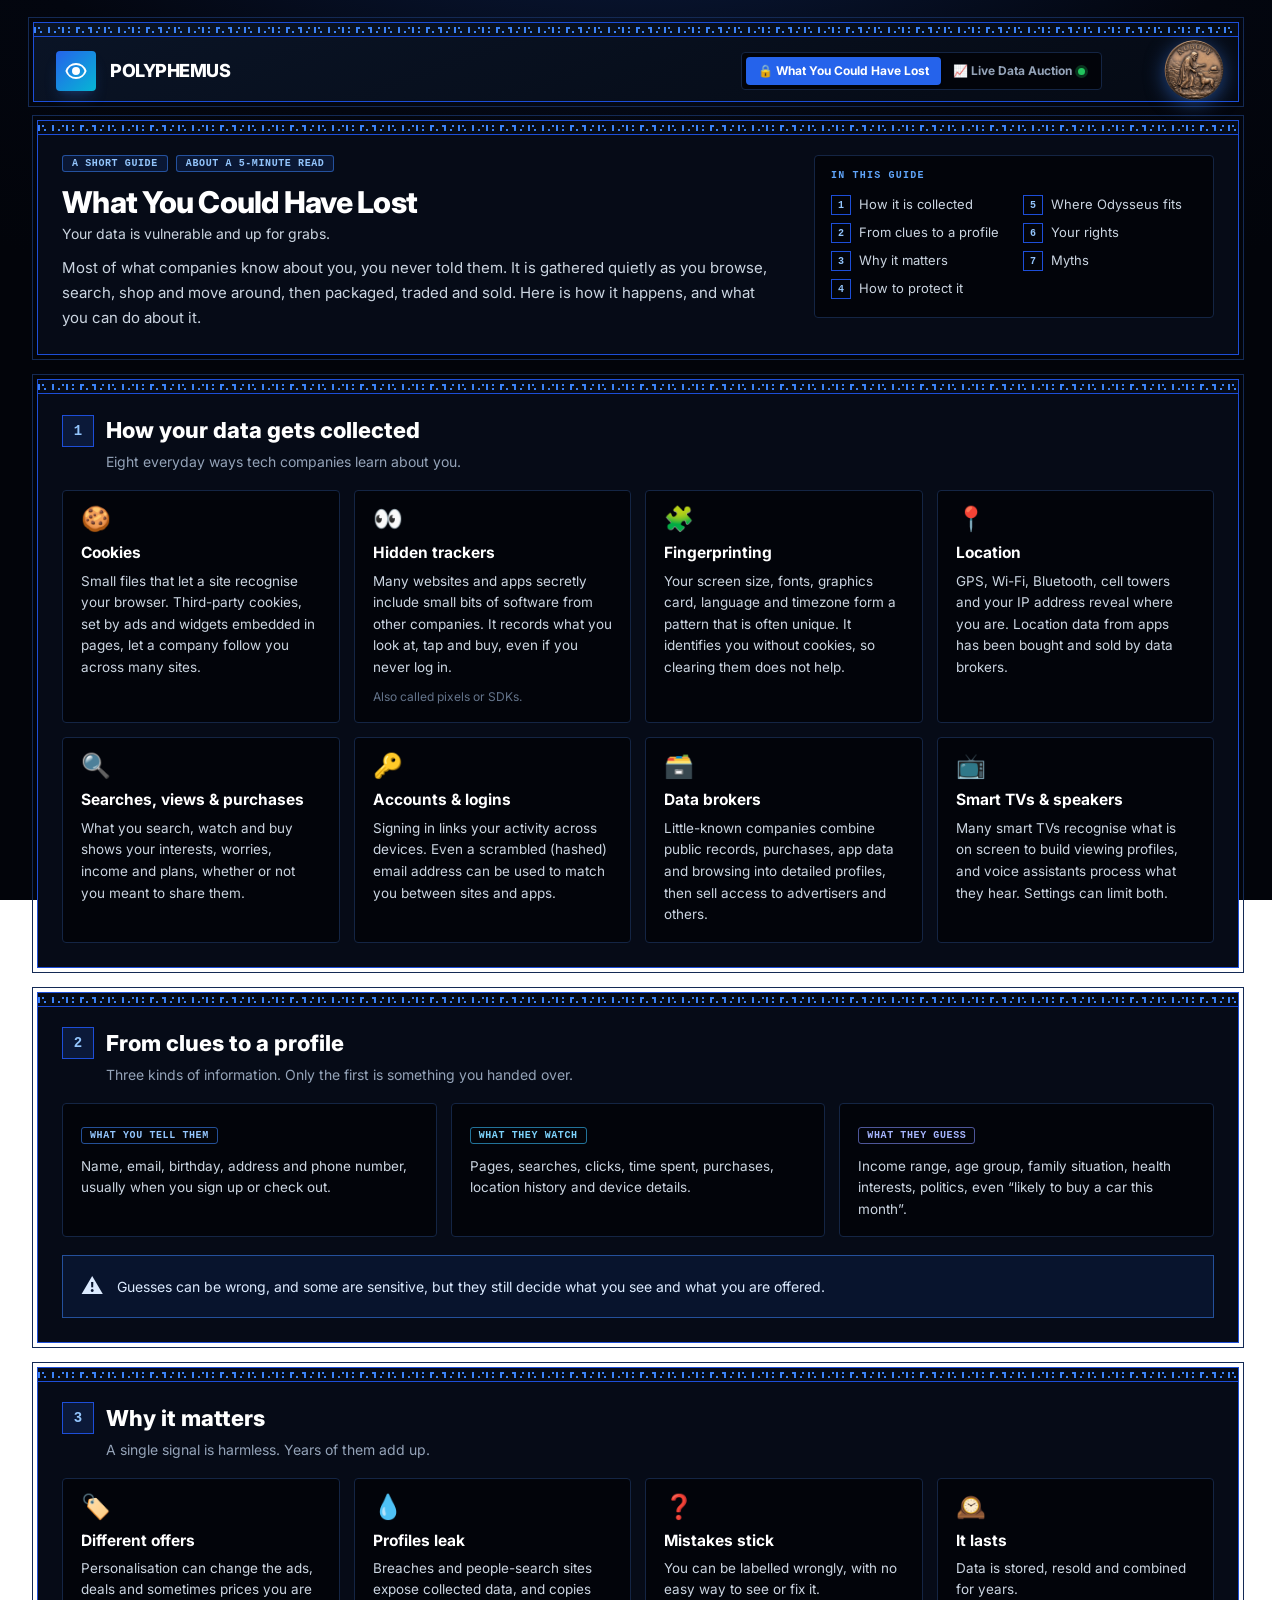
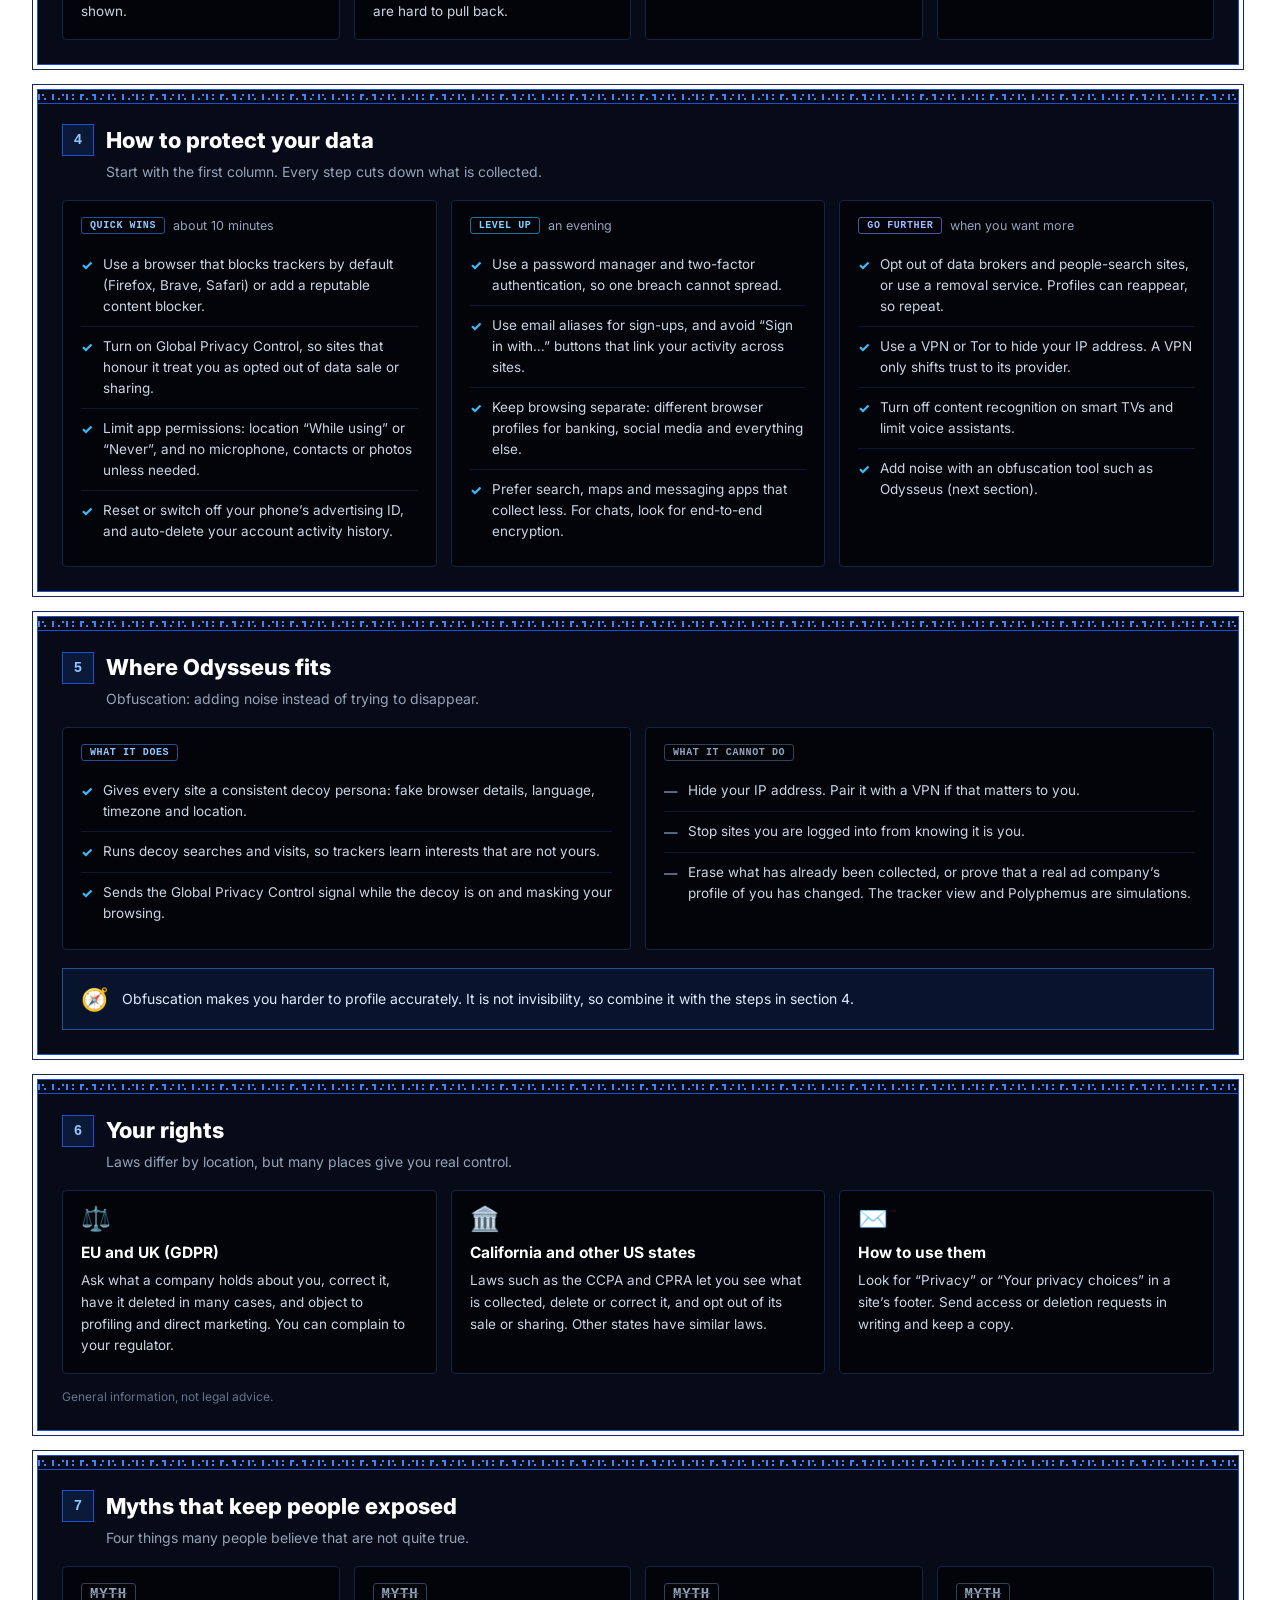
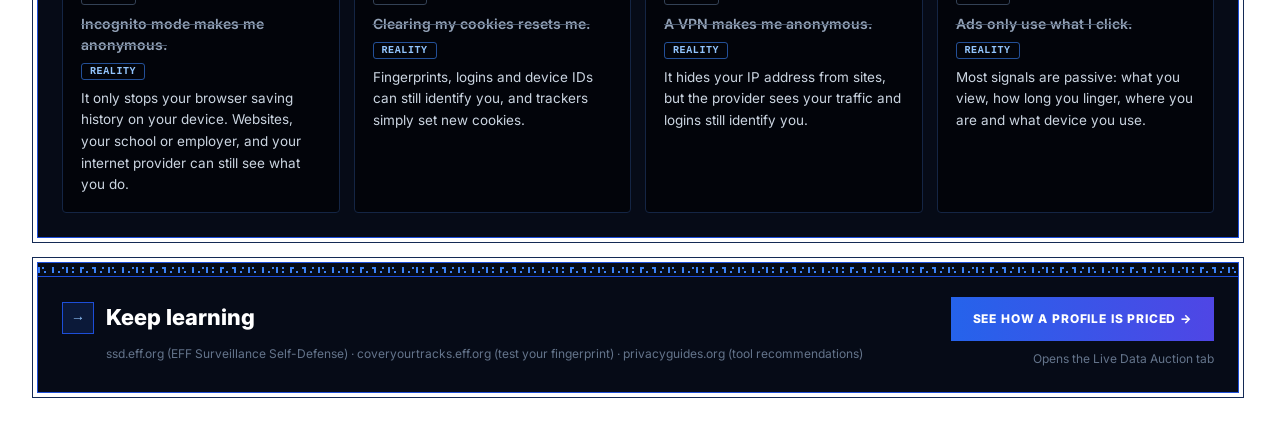
<file: polyphemus/index.html>
<!DOCTYPE html>
<html lang="en" class="dark">
<head>
    <meta charset="UTF-8">
    <meta name="viewport" content="width=device-width, initial-scale=1.0">
    <title>Polyphemus</title>
    <!-- Tailwind CSS (prebuilt: see tailwind.config.js) -->
    <link rel="stylesheet" href="tailwind.css">
    <!-- Inter & JetBrains Mono Fonts -->
    <link rel="preconnect" href="https://fonts.googleapis.com">
    <link rel="preconnect" href="https://fonts.gstatic.com" crossorigin>
    <link href="https://fonts.googleapis.com/css2?family=Inter:wght@400;500;600;700;800&family=JetBrains+Mono:wght@400;500;600;700&display=swap" rel="stylesheet">
    <script>
        // Handshake secret for messages from the Odysseus extension bridge.
        document.documentElement.dataset.odysseusNonce = (crypto.randomUUID && crypto.randomUUID()) || String(Math.random()).slice(2);
    </script>
    <style>
        body {
            background-color: #02040a;
            color: #e2e8f0;
        }
        svg {
            max-width: 1.5rem;
            max-height: 1.5rem;
        }
        ::-webkit-scrollbar {
            width: 6px;
            height: 6px;
        }
        ::-webkit-scrollbar-track {
            background: #02040a;
        }
        ::-webkit-scrollbar-thumb {
            background: #1e293b;
            border-radius: 9999px;
        }
        ::-webkit-scrollbar-thumb:hover {
            background: #334155;
        }
        @keyframes pulseScan {
            0%, 100% { opacity: 1; }
            50% { opacity: 0.45; }
        }
        .animate-scan {
            animation: pulseScan 2.2s infinite ease-in-out;
        }
    </style>
    <link rel="stylesheet" href="theme.css">
    <script src="../assets/flags.js"></script>
</head>
<body class="min-h-screen flex flex-col font-sans antialiased selection:bg-blue-500/30 selection:text-blue-200">
    <div class="coin" id="coin" title="Back to Odysseus" onclick="goToOdysseus()"><img class="f" src="assets/coin-front.png" alt=""><img class="b" src="assets/coin-back.png" alt=""></div>

    <!-- Top Enterprise Navigation Bar -->
    <header class="sticky top-0 z-40 bg-panel/95 backdrop-blur-md border-b border-stroke px-4 sm:px-6 py-3.5 shadow-xl">
        <div class="max-w-7xl mx-auto flex flex-col lg:flex-row lg:items-center lg:justify-between gap-3">
            
            <!-- Brand & Live Sensor Telemetry -->
            <div class="flex items-center gap-3.5">
                <div class="w-10 h-10 rounded-xl bg-gradient-to-br from-blue-600 to-cyan-500 flex items-center justify-center shadow-lg shadow-blue-500/20 shrink-0">
                    <!-- Single Optical Eye SVG -->
                    <svg class="w-6 h-6 text-white" fill="none" viewBox="0 0 24 24" stroke="currentColor" stroke-width="2">
                        <path stroke-linecap="round" stroke-linejoin="round" d="M2.458 12C3.732 7.943 7.523 5 12 5c4.478 0 8.268 2.943 9.542 7-1.274 4.057-5.064 7-9.542 7-4.477 0-8.268-2.943-9.542-7z" />
                        <circle cx="12" cy="12" r="3" fill="currentColor" />
                    </svg>
                </div>
                <h1 class="text-base sm:text-lg font-extrabold tracking-tight text-white">POLYPHEMUS</h1>
            </div>

            <!-- Workspace Switcher, Telemetry Stream Selector & Revenue Ticker -->
            <div class="flex flex-wrap items-center gap-2.5">
                <!-- View Switcher -->
                <div class="inline-flex rounded-xl bg-canvas border border-stroke p-1">
                    <button id="tabGuideBtn" onclick="switchWorkspaceView('guide')"
                        class="px-3 py-1.5 rounded-lg text-xs font-bold bg-blue-600 text-white shadow transition cursor-pointer flex items-center gap-1.5">
                        <span>🔒 What You Could Have Lost</span>
                    </button>
                    <button id="tabAuctionBtn" onclick="switchWorkspaceView('auction')"
                        class="px-3 py-1.5 rounded-lg text-xs font-bold text-slate-400 hover:text-white transition cursor-pointer flex items-center gap-1.5">
                        <span>📈 Live Data Auction</span><span class="mk-dot"></span>
                    </button>
                </div>

            </div>
        </div>
    </header>


    <!-- ===================================================================== -->
    <!-- VIEW 1: WHAT YOU COULD HAVE LOST: a short guide to how data is collected and how to protect it -->
    <!-- ===================================================================== -->
    <main id="guideWorkspace" class="flex-1 max-w-7xl w-full mx-auto p-4 sm:p-6 space-y-6">

        <!-- Intro -->
        <div class="bg-panel border border-stroke rounded-2xl p-6 shadow-2xl">
            <div class="gd-hero">
                <div>
                    <div class="flex flex-wrap gap-2"><span class="gd-tag">A SHORT GUIDE</span><span class="gd-tag">ABOUT A 5-MINUTE READ</span></div>
                    <h2 class="text-2xl sm:text-3xl font-extrabold text-white tracking-tight mt-3">What You Could Have Lost</h2>
                    <p class="text-sm text-slate-300 mt-1">Your data is vulnerable and up for grabs.</p>
                    <p class="gd-lead">Most of what companies know about you, you never told them. It is gathered quietly as you browse, search, shop and move around, then packaged, traded and sold. Here is how it happens, and what you can do about it.</p>
                </div>
                <nav class="gd-toc" aria-label="In this guide">
                    <b>In this guide</b>
                    <div>
                        <button type="button" onclick="jumpTo('g1')"><i>1</i>How it is collected</button>
                        <button type="button" onclick="jumpTo('g2')"><i>2</i>From clues to a profile</button>
                        <button type="button" onclick="jumpTo('g3')"><i>3</i>Why it matters</button>
                        <button type="button" onclick="jumpTo('g4')"><i>4</i>How to protect it</button>
                        <button type="button" onclick="jumpTo('g5')"><i>5</i>Where Odysseus fits</button>
                        <button type="button" onclick="jumpTo('g6')"><i>6</i>Your rights</button>
                        <button type="button" onclick="jumpTo('g7')"><i>7</i>Myths</button>
                    </div>
                </nav>
            </div>
        </div>

        <!-- 1. Collection -->
        <div id="g1" class="bg-panel border border-stroke rounded-2xl p-6 shadow-xl">
            <div class="gd-sh"><div class="gd-num">1</div><h3>How your data gets collected</h3></div>
            <p class="gd-sub">Eight everyday ways tech companies learn about you.</p>
            <div class="gd-grid4">
                <div class="gd-mini"><div class="ic">🍪</div><h4>Cookies</h4><p>Small files that let a site recognise your browser. Third-party cookies, set by ads and widgets embedded in pages, let a company follow you across many sites.</p></div>
                <div class="gd-mini"><div class="ic">👀</div><h4>Hidden trackers</h4><p>Many websites and apps secretly include small bits of software from other companies. It records what you look at, tap and buy, even if you never log in.</p><span class="gd-also">Also called pixels or SDKs.</span></div>
                <div class="gd-mini"><div class="ic">🧩</div><h4>Fingerprinting</h4><p>Your screen size, fonts, graphics card, language and timezone form a pattern that is often unique. It identifies you without cookies, so clearing them does not help.</p></div>
                <div class="gd-mini"><div class="ic">📍</div><h4>Location</h4><p>GPS, Wi-Fi, Bluetooth, cell towers and your IP address reveal where you are. Location data from apps has been bought and sold by data brokers.</p></div>
                <div class="gd-mini"><div class="ic">🔍</div><h4>Searches, views &amp; purchases</h4><p>What you search, watch and buy shows your interests, worries, income and plans, whether or not you meant to share them.</p></div>
                <div class="gd-mini"><div class="ic">🔑</div><h4>Accounts &amp; logins</h4><p>Signing in links your activity across devices. Even a scrambled (hashed) email address can be used to match you between sites and apps.</p></div>
                <div class="gd-mini"><div class="ic">🗃️</div><h4>Data brokers</h4><p>Little-known companies combine public records, purchases, app data and browsing into detailed profiles, then sell access to advertisers and others.</p></div>
                <div class="gd-mini"><div class="ic">📺</div><h4>Smart TVs &amp; speakers</h4><p>Many smart TVs recognise what is on screen to build viewing profiles, and voice assistants process what they hear. Settings can limit both.</p></div>
            </div>
        </div>

        <!-- 2. Clues to a profile -->
        <div id="g2" class="bg-panel border border-stroke rounded-2xl p-6 shadow-xl">
            <div class="gd-sh"><div class="gd-num">2</div><h3>From clues to a profile</h3></div>
            <p class="gd-sub">Three kinds of information. Only the first is something you handed over.</p>
            <div class="gd-grid3">
                <div class="gd-mini"><span class="gd-chip b">WHAT YOU TELL THEM</span><p class="mt-3">Name, email, birthday, address and phone number, usually when you sign up or check out.</p></div>
                <div class="gd-mini"><span class="gd-chip s">WHAT THEY WATCH</span><p class="mt-3">Pages, searches, clicks, time spent, purchases, location history and device details.</p></div>
                <div class="gd-mini"><span class="gd-chip i">WHAT THEY GUESS</span><p class="mt-3">Income range, age group, family situation, health interests, politics, even “likely to buy a car this month”.</p></div>
            </div>
            <div class="gd-callout"><span class="ci">⚠️</span><span>Guesses can be wrong, and some are sensitive, but they still decide what you see and what you are offered.</span></div>
        </div>

        <!-- 3. Why it matters -->
        <div id="g3" class="bg-panel border border-stroke rounded-2xl p-6 shadow-xl">
            <div class="gd-sh"><div class="gd-num">3</div><h3>Why it matters</h3></div>
            <p class="gd-sub">A single signal is harmless. Years of them add up.</p>
            <div class="gd-grid4">
                <div class="gd-mini"><div class="ic">🏷️</div><h4>Different offers</h4><p>Personalisation can change the ads, deals and sometimes prices you are shown.</p></div>
                <div class="gd-mini"><div class="ic">💧</div><h4>Profiles leak</h4><p>Breaches and people-search sites expose collected data, and copies are hard to pull back.</p></div>
                <div class="gd-mini"><div class="ic">❓</div><h4>Mistakes stick</h4><p>You can be labelled wrongly, with no easy way to see or fix it.</p></div>
                <div class="gd-mini"><div class="ic">🕰️</div><h4>It lasts</h4><p>Data is stored, resold and combined for years.</p></div>
            </div>
        </div>

        <!-- 4. Protect -->
        <div id="g4" class="bg-panel border border-stroke rounded-2xl p-6 shadow-xl">
            <div class="gd-sh"><div class="gd-num">4</div><h3>How to protect your data</h3></div>
            <p class="gd-sub">Start with the first column. Every step cuts down what is collected.</p>
            <div class="gd-grid3">
                <div class="gd-mini gd-col">
                    <div class="head"><span class="gd-chip b">QUICK WINS</span><span>about 10 minutes</span></div>
                    <ul class="gd-list">
                        <li><span class="ck">✓</span><span>Use a browser that blocks trackers by default (Firefox, Brave, Safari) or add a reputable content blocker.</span></li>
                        <li><span class="ck">✓</span><span>Turn on Global Privacy Control, so sites that honour it treat you as opted out of data sale or sharing.</span></li>
                        <li><span class="ck">✓</span><span>Limit app permissions: location “While using” or “Never”, and no microphone, contacts or photos unless needed.</span></li>
                        <li><span class="ck">✓</span><span>Reset or switch off your phone’s advertising ID, and auto-delete your account activity history.</span></li>
                    </ul>
                </div>
                <div class="gd-mini gd-col">
                    <div class="head"><span class="gd-chip s">LEVEL UP</span><span>an evening</span></div>
                    <ul class="gd-list">
                        <li><span class="ck">✓</span><span>Use a password manager and two-factor authentication, so one breach cannot spread.</span></li>
                        <li><span class="ck">✓</span><span>Use email aliases for sign-ups, and avoid “Sign in with…” buttons that link your activity across sites.</span></li>
                        <li><span class="ck">✓</span><span>Keep browsing separate: different browser profiles for banking, social media and everything else.</span></li>
                        <li><span class="ck">✓</span><span>Prefer search, maps and messaging apps that collect less. For chats, look for end-to-end encryption.</span></li>
                    </ul>
                </div>
                <div class="gd-mini gd-col">
                    <div class="head"><span class="gd-chip i">GO FURTHER</span><span>when you want more</span></div>
                    <ul class="gd-list">
                        <li><span class="ck">✓</span><span>Opt out of data brokers and people-search sites, or use a removal service. Profiles can reappear, so repeat.</span></li>
                        <li><span class="ck">✓</span><span>Use a VPN or Tor to hide your IP address. A VPN only shifts trust to its provider.</span></li>
                        <li><span class="ck">✓</span><span>Turn off content recognition on smart TVs and limit voice assistants.</span></li>
                        <li><span class="ck">✓</span><span>Add noise with an obfuscation tool such as Odysseus (next section).</span></li>
                    </ul>
                </div>
            </div>
        </div>

        <!-- 5. Odysseus -->
        <div id="g5" class="bg-panel border border-stroke rounded-2xl p-6 shadow-xl">
            <div class="gd-sh"><div class="gd-num">5</div><h3>Where Odysseus fits</h3></div>
            <p class="gd-sub">Obfuscation: adding noise instead of trying to disappear.</p>
            <div class="gd-grid2">
                <div class="gd-mini gd-col">
                    <div class="head"><span class="gd-chip b">WHAT IT DOES</span></div>
                    <ul class="gd-list">
                        <li><span class="ck">✓</span><span>Gives every site a consistent decoy persona: fake browser details, language, timezone and location.</span></li>
                        <li><span class="ck">✓</span><span>Runs decoy searches and visits, so trackers learn interests that are not yours.</span></li>
                        <li><span class="ck">✓</span><span>Sends the Global Privacy Control signal while the decoy is on and masking your browsing.</span></li>
                    </ul>
                </div>
                <div class="gd-mini gd-col">
                    <div class="head"><span class="gd-chip m">WHAT IT CANNOT DO</span></div>
                    <ul class="gd-list">
                        <li><span class="xx">—</span><span>Hide your IP address. Pair it with a VPN if that matters to you.</span></li>
                        <li><span class="xx">—</span><span>Stop sites you are logged into from knowing it is you.</span></li>
                        <li><span class="xx">—</span><span>Erase what has already been collected, or prove that a real ad company’s profile of you has changed. The tracker view and Polyphemus are simulations.</span></li>
                    </ul>
                </div>
            </div>
            <div class="gd-callout"><span class="ci">🧭</span><span>Obfuscation makes you harder to profile accurately. It is not invisibility, so combine it with the steps in section 4.</span></div>
        </div>

        <!-- 6. Rights -->
        <div id="g6" class="bg-panel border border-stroke rounded-2xl p-6 shadow-xl">
            <div class="gd-sh"><div class="gd-num">6</div><h3>Your rights</h3></div>
            <p class="gd-sub">Laws differ by location, but many places give you real control.</p>
            <div class="gd-grid3">
                <div class="gd-mini"><div class="ic">⚖️</div><h4>EU and UK (GDPR)</h4><p>Ask what a company holds about you, correct it, have it deleted in many cases, and object to profiling and direct marketing. You can complain to your regulator.</p></div>
                <div class="gd-mini"><div class="ic">🏛️</div><h4>California and other US states</h4><p>Laws such as the CCPA and CPRA let you see what is collected, delete or correct it, and opt out of its sale or sharing. Other states have similar laws.</p></div>
                <div class="gd-mini"><div class="ic">✉️</div><h4>How to use them</h4><p>Look for “Privacy” or “Your privacy choices” in a site’s footer. Send access or deletion requests in writing and keep a copy.</p></div>
            </div>
            <p class="gd-note">General information, not legal advice.</p>
        </div>

        <!-- 7. Myths -->
        <div id="g7" class="bg-panel border border-stroke rounded-2xl p-6 shadow-xl">
            <div class="gd-sh"><div class="gd-num">7</div><h3>Myths that keep people exposed</h3></div>
            <p class="gd-sub">Four things many people believe that are not quite true.</p>
            <div class="gd-grid4">
                <div class="gd-mini gd-myth"><span class="gd-chip m">MYTH</span><div class="m">Incognito mode makes me anonymous.</div><span class="gd-chip b">REALITY</span><div class="r">It only stops your browser saving history on your device. Websites, your school or employer, and your internet provider can still see what you do.</div></div>
                <div class="gd-mini gd-myth"><span class="gd-chip m">MYTH</span><div class="m">Clearing my cookies resets me.</div><span class="gd-chip b">REALITY</span><div class="r">Fingerprints, logins and device IDs can still identify you, and trackers simply set new cookies.</div></div>
                <div class="gd-mini gd-myth"><span class="gd-chip m">MYTH</span><div class="m">A VPN makes me anonymous.</div><span class="gd-chip b">REALITY</span><div class="r">It hides your IP address from sites, but the provider sees your traffic and logins still identify you.</div></div>
                <div class="gd-mini gd-myth"><span class="gd-chip m">MYTH</span><div class="m">Ads only use what I click.</div><span class="gd-chip b">REALITY</span><div class="r">Most signals are passive: what you view, how long you linger, where you are and what device you use.</div></div>
            </div>
        </div>

        <!-- Keep learning + link to the market -->
        <div class="bg-panel border border-stroke rounded-2xl p-6 shadow-xl">
            <div class="gd-foot">
                <div>
                    <div class="gd-sh"><div class="gd-num">→</div><h3>Keep learning</h3></div>
                    <p class="gd-small">ssd.eff.org (EFF Surveillance Self-Defense) · coveryourtracks.eff.org (test your fingerprint) · privacyguides.org (tool recommendations)</p>
                </div>
                <div class="gd-cta-wrap">
                    <button type="button" class="gd-cta" onclick="switchWorkspaceView('auction')">See how a profile is priced →</button>
                    <div class="gd-small">Opens the Live Data Auction tab</div>
                </div>
            </div>
        </div>
    </main>



    <!-- ===================================================================== -->
    <!-- VIEW 2: LIVE DATA AUCTION: every decoy profile Odysseus has generated, trading live -->
    <!-- ===================================================================== -->
    <main id="auctionWorkspace" class="hidden flex-1 max-w-7xl w-full mx-auto p-4 sm:p-6 space-y-6">

        <!-- Hero + market tiles -->
        <div class="bg-panel border border-stroke rounded-2xl p-6 shadow-2xl">
            <div class="flex flex-col xl:flex-row xl:items-center xl:justify-between gap-5">
                <div>
                    <div class="flex flex-wrap items-center gap-2">
                        <span class="mk-tag mk-tag-live">● LIVE</span>
                        <span class="mk-tag">SIMULATED MARKET · FICTIONAL BIDDERS</span>
                    </div>
                    <h2 class="text-2xl sm:text-3xl font-extrabold text-white tracking-tight mt-2">Live Data Auction</h2>
                    <p class="text-xs sm:text-sm text-slate-300 mt-1">Decoy profiles generated by Odysseus, trading live. Your data is vulnerable and up for grabs.</p>
                </div>
                <div class="mk-tiles">
                    <div class="mk-tile"><small>Odysseus index</small><b id="auIdx">—</b><i id="auIdxChg"></i></div>
                    <div class="mk-tile"><small>Profiles listed</small><b id="auCount">0</b></div>
                    <div class="mk-tile"><small>Top gainer</small><b id="auGain" class="mk-sm">—</b><i id="auGainPct"></i></div>
                    <div class="mk-tile"><small>Top loser</small><b id="auLose" class="mk-sm">—</b><i id="auLosePct"></i></div>
                </div>
            </div>
        </div>

        <div id="auEmpty" class="hidden bg-panel border border-stroke rounded-2xl p-8 text-center text-slate-400 text-sm">
            No Odysseus profiles yet. Open Polyphemus from the Odysseus extension and generate a decoy profile; it is listed here the moment it exists.
        </div>

        <div id="auContent" class="space-y-6">
            <div class="grid grid-cols-1 lg:grid-cols-12 gap-5">

                <!-- Market board -->
                <div class="lg:col-span-8 bg-panel border border-stroke rounded-2xl p-5 shadow-xl">
                    <div class="flex items-center justify-between gap-2">
                        <span class="mk-k">Market board · every profile Odysseus has generated</span>
                        <div class="flex items-center gap-2">
                            <span id="auListed" class="mk-tag">0 LISTED</span>
                            <button type="button" onclick="clearPastProfiles()" class="mk-clear">Clear past profiles</button>
                        </div>
                    </div>
                    <div class="overflow-x-auto">
                        <table class="mk-table">
                            <thead>
                                <tr>
                                    <th data-sort="sym">Symbol</th>
                                    <th data-sort="name">Profile</th>
                                    <th data-sort="tier" class="c">Tier</th>
                                    <th data-sort="income" class="num">Income / yr</th>
                                    <th data-sort="last" class="num">Last (CPM)</th>
                                    <th data-sort="chg" class="num">Chg</th>
                                    <th data-sort="pct" class="num">Chg %</th>
                                    <th>Trend</th>
                                </tr>
                            </thead>
                            <tbody id="auBody"></tbody>
                        </table>
                    </div>
                    <div class="mk-legend">
                        <span><b class="t1">T1</b>Highly developed</span>
                        <span><b class="t2">T2</b>Emerging</span>
                        <span><b class="t3">T3</b>Developing</span>
                        <span class="grow">Click a header to sort · bid, ask and volume are in the panel on the right</span>
                    </div>
                </div>

                <!-- Selected profile -->
                <div class="lg:col-span-4 bg-panel border border-stroke rounded-2xl p-5 shadow-xl">
                    <div class="flex items-center justify-between gap-2">
                        <span class="mk-k">Selected · <span id="auSelSym">—</span></span>
                        <span class="mk-tag">SYNTHETIC IDENTITY</span>
                    </div>
                    <div id="auSelName" class="mk-selname"></div>
                    <div class="mt-2"><span id="auPx" class="mk-px">—</span><span id="auPxChg" class="mk-pxchg"></span></div>
                    <div id="auChart" class="mt-2"></div>
                    <div class="mk-stats">
                        <div class="mk-st"><small>Open</small><b id="auOpen"></b></div>
                        <div class="mk-st"><small>High</small><b id="auHigh" class="mk-up"></b></div>
                        <div class="mk-st"><small>Low</small><b id="auLow" class="mk-dn"></b></div>
                        <div class="mk-st"><small>Fair value</small><b id="auFair"></b></div>
                        <div class="mk-st"><small>Bid</small><b id="auBid"></b></div>
                        <div class="mk-st"><small>Ask</small><b id="auAsk"></b></div>
                        <div class="mk-st"><small>Volume</small><b id="auVol"></b></div>
                        <div class="mk-st"><small>Certainty</small><b id="auCert"></b></div>
                    </div>
                    <div id="auBook" class="mk-book"></div>
                    <button id="auSell" onclick="sellAtBid()" class="mk-sell">Sell 1 lot at bid</button>
                </div>
            </div>

            <!-- Why this price -->
            <div class="bg-panel border border-stroke rounded-2xl p-5 shadow-xl">
                <div class="flex flex-col md:flex-row md:items-center md:justify-between gap-2">
                    <span class="mk-k">Why this price · <span id="auWhySym">—</span></span>
                    <span class="font-mono text-xs text-slate-400">Fair value = $5.00 base × income × development × area × interest × activity</span>
                </div>
                <div id="auWhy" class="mk-fac"></div>
            </div>

            <!-- Tapes -->
            <div class="grid grid-cols-1 lg:grid-cols-2 gap-5">
                <div class="bg-panel border border-stroke rounded-2xl p-5 shadow-xl">
                    <div class="flex items-center justify-between"><span class="mk-k">Time &amp; sales</span><span class="mk-tag">LIVE TAPE</span></div>
                    <div id="auTrades" class="mt-3"></div>
                </div>
                <div class="bg-panel border border-stroke rounded-2xl p-5 shadow-xl">
                    <div class="flex items-center justify-between"><span class="mk-k">Signals moving the market</span><span class="mk-tag">FROM ODYSSEUS</span></div>
                    <div id="auSignals" class="mt-3"></div>
                </div>
            </div>
        </div>
    </main>

    <!-- Wire Settlement Receipt Modal (Replaces alert) -->
    <div id="settlementModal" class="hidden fixed inset-0 z-50 bg-black/75 backdrop-blur-sm flex items-center justify-center p-4">
        <div class="bg-panel border border-emerald-500/40 rounded-2xl max-w-md w-full p-6 shadow-2xl space-y-4">
            <div class="flex items-center justify-between border-b border-stroke pb-3">
                <div class="flex items-center gap-2">
                    <span class="w-2.5 h-2.5 rounded-full bg-emerald-400"></span>
                    <h3 class="text-sm font-extrabold font-mono uppercase text-emerald-400">
                        User Data Transfer Settled
                    </h3>
                </div>
                <button onclick="closeSettlementModal()" class="text-slate-400 hover:text-white text-sm font-mono cursor-pointer">✕</button>
            </div>

            <div class="space-y-2 text-xs font-mono bg-canvas border border-stroke rounded-xl p-4">
                <div class="flex justify-between">
                    <span class="text-slate-400">TRANSACTION ID:</span>
                    <span id="receiptTxId" class="text-slate-200">TX-994810</span>
                </div>
                <div class="flex justify-between">
                    <span class="text-slate-400">BUYING DSP:</span>
                    <span id="receiptBuyer" class="text-cyan-300 font-bold">LexiconAI Enterprise DSP</span>
                </div>
                <div class="flex justify-between">
                    <span class="text-slate-400">SUBJECT COHORT:</span>
                    <span id="receiptPersona" class="text-white">Educator &amp; Creative Writer</span>
                </div>
                <div class="flex justify-between">
                    <span class="text-slate-400">VISITOR GRAPH ID:</span>
                    <span id="receiptVisitorId" class="text-slate-300">VIS-8942-X9</span>
                </div>
                <div id="receiptSynthetic" class="hidden text-[11px] text-amber-300 border border-amber-500/40 bg-amber-500/10 rounded-lg px-2 py-1.5">SYNTHETIC DECOY IDENTITY &mdash; simulated sale, no real user data transferred.</div>
                <div class="flex justify-between pt-2 border-t border-stroke text-sm">
                    <span class="text-slate-300 font-bold">CLEARED PAYOUT:</span>
                    <span id="receiptAmount" class="text-emerald-400 font-extrabold">$18.40</span>
                </div>
            </div>

            <button onclick="closeSettlementModal()"
                class="w-full py-2.5 rounded-xl bg-emerald-500 hover:bg-emerald-400 text-slate-950 font-extrabold text-xs uppercase tracking-wider transition cursor-pointer">
                Done
            </button>
        </div>
    </div>

    <script>
        // =========================================================================
        // Polyphemus
        //   - What You Could Have Lost: a short educational guide (static)
        //   - Live Data Auction: every stored Odysseus decoy profile trading live (a simulated market)
        // The market's data comes from the Odysseus extension (decoy personas only); nothing here is real user data.
        // =========================================================================
        let odysseusProfiles = [];    // every stored decoy profile (newest first), built by buildOdysseusProfile

        const $ = id => document.getElementById(id);
        const clamp = (x, a, b) => Math.max(a, Math.min(b, x));

        function escapeHtml(str) {
            return String(str)
                .replace(/&/g, '&amp;')
                .replace(/</g, '&lt;')
                .replace(/>/g, '&gt;')
                .replace(/"/g, '&quot;');
        }

        const kfmt = n => '$' + (n >= 10000 ? Math.round(n / 1000) : +(n / 1000).toFixed(1)) + 'k';
        const money = n => (n < 1 ? n.toFixed(3) : n.toFixed(2));
        const signed = (n, d) => (n >= 0 ? '+' : '−') + Math.abs(n).toFixed(d);
        const clock = t => new Date(t).toTimeString().split(' ')[0];

        function setText(el, s) { if (el.textContent !== s) el.textContent = s; }
        function setHtml(el, s) { if (el._h !== s) { el._h = s; el.innerHTML = s; } }

        function flagHtml(cc, w) {
            const svg = window.odyFlagSvg ? window.odyFlagSvg(cc, w) : '';
            return svg ? `<span class="mk-flag">${svg}</span>` : '<span class="mk-flag mk-flag-none">🌐</span>';
        }

        // ---------- views ----------
        let auctionVisible = false;

        function switchWorkspaceView(view) {
            const views = {
                guide: { main: 'guideWorkspace', btn: 'tabGuideBtn' },
                auction: { main: 'auctionWorkspace', btn: 'tabAuctionBtn' }
            };
            Object.entries(views).forEach(([key, v]) => {
                const on = key === view;
                $(v.main).classList.toggle('hidden', !on);
                $(v.btn).className = 'px-3 py-1.5 rounded-lg text-xs font-bold transition cursor-pointer flex items-center gap-1.5 ' +
                    (on ? 'bg-blue-600 text-white shadow' : 'text-slate-400 hover:text-white');
            });
            auctionVisible = view === 'auction';
            if (auctionVisible) { rowsDirty = true; tapesDirty = true; whyKey = ''; scheduleRender(); }
        }

        // =========================================================================
        // Pricing: what a decoy profile's data is worth (CPM, simulated)
        //   fair value = $5.00 x income x country development x area average income x interest demand x signal activity
        // =========================================================================
        const TIER_NAMES = { 1: 'Highly developed', 2: 'Emerging', 3: 'Developing' };
        const PRICE_MODEL = {
            base: 5.0,
            income: { ref: 50000, exp: 0.40, min: 0.30, max: 1.80 },   // (annual income / $50k) ^ 0.40
            area: { ref: 40000, exp: 0.25, min: 0.50, max: 1.40 },     // (area average income / $40k) ^ 0.25
            tier: { 1: 1.0, 2: 0.7, 3: 0.5 },                          // development tier of the country
            hot: /^(Travel|Shopping|Technology|Photography|Automotive)$/,
            hotMult: 1.3,                                              // in-demand interest categories
            activity: { floor: 0.90, span: 0.30 }                      // 0.90 + 0.30 x certainty
        };

        function priceModel(x) { // x: { incomeMid, areaAvg, tier, cat, certainty (0..1) }
            const M = PRICE_MODEL;
            const incomeF = clamp(Math.pow(x.incomeMid / M.income.ref, M.income.exp), M.income.min, M.income.max);
            const areaF = clamp(Math.pow(x.areaAvg / M.area.ref, M.area.exp), M.area.min, M.area.max);
            const devF = M.tier[x.tier] || 1;
            const interestF = M.hot.test(x.cat) ? M.hotMult : 1;
            const activityF = M.activity.floor + M.activity.span * x.certainty;
            return { incomeF, areaF, devF, interestF, activityF, fair: M.base * incomeF * areaF * devF * interestF * activityF };
        }

        // ---------- decoy persona -> broker-style profile ----------
        const BIDDERS = {
            Recreation: ['HarborLine Outfitters', 'TrailForge Direct', 'Open Air Collective'],
            Science: ['Meridian Research Supply', 'Helix Lab Direct', 'Atlas Field Gear'],
            Books: ['Pageturner Media DSP', 'Inkwell Retargeter', 'Folio & Co. Exchange'],
            Shopping: ['CartPulse Performance', 'Bargain Orbit DSP', 'Nimbus Commerce'],
            Technology: ['Voltline Audience Cloud', 'Kernel Retargeting', 'Quanta Media DSP'],
            Gaming: ['LevelUp Audience Network', 'Pixelrush DSP', 'Joystick Exchange'],
            Music: ['Resonance Media DSP', 'Tempo Audience Labs', 'Backbeat Exchange'],
            Sports: ['MatchDay Programmatic', 'Fieldside DSP', 'Stadium Reach Network'],
            'Home & Garden': ['GreenThumb Retargeter', 'Hearth & Yard DSP', 'Cultivate Media'],
            Education: ['Lectern EdTech DSP', 'Syllabus Exchange', 'Scholar Reach'],
            'Food & Drink': ['Larder Media DSP', 'TableTop Audience', 'Brewline Exchange'],
            Automotive: ['Torque Audience Network', 'Axle & Co. DSP', 'RoadReach Programmatic'],
            Photography: ['Aperture Audience DSP', 'LensCraft Retargeter', 'Exposure Exchange'],
            Travel: ['Wayfarer Media DSP', 'Itinerary Exchange', 'Passport Performance'],
            Health: ['Vitalis Audience Cloud', 'Wellspring DSP', 'Stride Health Media'],
            Finance: ['Ledgerline Audience DSP', 'Fathom Fintech Media', 'Cashflow Reach Network'],
            Entertainment: ['Marquee Audience DSP', 'Reelbid Exchange', 'Streamlight Media'],
            'AI-generated': ['Apex Audience DSP', 'Nimbus Retargeter', 'Orbit Performance Media']
        };

        function hex(n, len) { return (n >>> 0).toString(16).padStart(8, '0').repeat(2).slice(0, len); }

        function buildOdysseusProfile(d) {
            const p = d.persona;
            // the interest the decoy has browsed most is what the profile is "about"
            const top = p.interests.map(i => ({ label: i.topic, category: i.category, n: d.topics[i.topic] || 0 }))
                .sort((a, b) => b.n - a.n)[0] || { label: 'General', category: 'Recreation' };
            const certainty = d.total ? Math.min(0.99, 1 - Math.exp(-d.total / 14)) : 0;
            const lo = +p.incomeLow || 0, hi = +p.incomeHigh || lo;
            const incomeMid = (lo + hi) / 2 || 50000;
            const areaAvg = +p.areaAvg || 30000;
            const tier = +p.tier || 1;
            const model = priceModel({ incomeMid, areaAvg, tier, cat: top.category, certainty });
            const latest = d.recent[0] ? { kind: d.recent[0].kind, query: d.recent[0].query, host: d.recent[0].host } : null;
            return {
                seed: p.seed, name: p.name, live: !!d.live, createdTs: d.created || 0,
                visitorId: 'VIS-' + hex(p.seed, 4).toUpperCase() + '-ODY',
                title: `${p.occupation} · ${top.label}`,
                cc: p.cc || '', country: p.country || '', cityName: p.city.split(',')[0], job: p.occupation, tier, areaAvg, incomeMid,
                cat: top.category, topic: top.label, certainty, total: d.total, m: model, fair: model.fair, latest
            };
        }

        // ---------- guide page ----------
        function jumpTo(id) {
            const el = $(id);
            if (el) el.scrollIntoView({ behavior: 'smooth', block: 'start' });
        }

        // ---------- housekeeping ----------
        function clearPastProfiles() {
            if (!confirm('Remove all stored profiles except the live one?')) return;
            if (window.parent !== window) window.parent.postMessage({ source: 'polyphemus', type: 'clearProfiles' }, '*');
            else window.postMessage({ source: 'polyphemus', type: 'clearProfiles' }, location.origin === 'null' ? '*' : location.origin);
        }

        // The coin hands off to the extension's viewer page, which fades out and opens the Odysseus page.
        function goToOdysseus() {
            if (window.parent !== window) window.parent.postMessage({ source: 'polyphemus', type: 'goOdysseus' }, '*');
        }

        // ---------- receipt for a sale on the Live Data Auction tab ----------
        function showSettlementReceipt(buyer, price, persona, info) {
            $('receiptTxId').textContent = 'TX-' + Math.floor(100000 + Math.random() * 900000);
            $('receiptBuyer').textContent = buyer;
            $('receiptPersona').textContent = persona;
            $('receiptVisitorId').textContent = (info && info.visitorId) || '—';
            $('receiptSynthetic').classList.toggle('hidden', !(info && info.synthetic));
            $('receiptAmount').textContent = '$' + price.toFixed(2);
            $('settlementModal').classList.remove('hidden');
        }

        function closeSettlementModal() {
            $('settlementModal').classList.add('hidden');
        }

        // =========================================================================
        // Live Data Auction: a simulated market for the same profiles
        //   one symbol per stored Odysseus profile; the price wanders around the profile's fair value;
        //   a new decoy signal from Odysseus raises that profile's certainty, so its fair value (and price) steps up.
        // =========================================================================
        const market = new Map();     // seed -> entry
        const usedSymbols = new Set();
        const trades = [];            // time & sales, newest first
        const signals = [];           // listings, signals, market open, sales; newest first
        let marketOpened = false;
        let selectedMk = null;
        let sortState = { key: 'created', dir: -1 };
        let rafPending = false;
        let rowsDirty = true, tapesDirty = true, whyKey = '';

        const SORT_KEYS = {
            sym: e => e.sym, name: e => e.p.name, tier: e => e.p.tier, income: e => e.p.incomeMid,
            last: e => e.price, chg: e => e.price - e.open, pct: e => e.price / e.open - 1, created: e => e.p.createdTs
        };

        function gauss() {
            let u = 0, v = 0;
            while (!u) u = Math.random();
            while (!v) v = Math.random();
            return Math.sqrt(-2 * Math.log(u)) * Math.cos(2 * Math.PI * v);
        }

        function asciiUpper(s) {
            // letters that do not decompose into base letter + accent need an explicit transliteration
            const map = { 'ı': 'i', 'İ': 'I', 'ß': 'ss', 'ø': 'o', 'Ø': 'O', 'æ': 'ae', 'Æ': 'AE', 'œ': 'oe', 'Œ': 'OE', 'đ': 'd', 'Đ': 'D', 'ł': 'l', 'Ł': 'L', 'þ': 'th', 'ð': 'd' };
            return s.replace(/[ıİßøØæÆœŒđĐłŁþð]/g, c => map[c]).normalize('NFD').replace(/[\u0300-\u036f]/g, '')
                .replace(/[^A-Za-z]/g, '').toUpperCase();
        }

        // First letter of the first name + first three letters of the last name + country: Tiago Ribeiro in Portugal -> TRIB.PT
        function makeSymbol(name, cc) {
            const parts = name.trim().split(/\s+/);
            const first = asciiUpper(parts[0]), last = asciiUpper(parts[parts.length - 1]);
            const base = (parts.length > 1 ? first.slice(0, 1) + last.slice(0, 3) : first.slice(0, 4)).padEnd(4, 'X');
            const suffix = cc || 'XX';
            let sym = `${base}.${suffix}`, n = 2;
            while (usedSymbols.has(sym)) sym = `${base}${n++}.${suffix}`;
            usedSymbols.add(sym);
            return sym;
        }

        const biddersFor = e => BIDDERS[e.p.cat] || BIDDERS['AI-generated'];

        function rollBook(e) {
            e.spread = clamp(e.spread + (Math.random() - 0.5) * 0.0015, 0.006, 0.016);
            const half = e.spread / 2;
            e.bid = e.price * (1 - half);
            e.ask = e.price * (1 + half);
            const who = biddersFor(e);
            const level = (side, i) => ({
                px: side > 0 ? e.ask * (1 + i * 0.0035) : e.bid * (1 - i * 0.0035),
                sz: 1 + Math.floor(Math.random() * 6),
                who: who[(i + (side > 0 ? 0 : 1)) % who.length]
            });
            e.asks = [0, 1, 2].map(i => level(1, i));
            e.bids = [0, 1, 2].map(i => level(-1, i));
        }

        function createEntry(p) {
            const price = p.fair * (1 + (Math.random() - 0.5) * 0.02);
            const e = {
                seed: p.seed, sym: makeSymbol(p.name, p.cc), p, price, open: price, high: price, low: price, hist: [price],
                vol: 0, nextTick: performance.now() + 250 + Math.random() * 1000, spread: 0.008 + Math.random() * 0.006,
                lastTradePx: price, shown: {}, dirty: true, tr: null, cells: null
            };
            rollBook(e);
            return e;
        }

        function pushSignal(tag, text, val, dir) {
            signals.unshift({ t: Date.now(), tag, text, val, dir });
            if (signals.length > 30) signals.pop();
            tapesDirty = true;
        }

        function recordTrade(e) {
            const who = biddersFor(e);
            const buyer = who[Math.floor(Math.random() * who.length)];
            const lots = [1, 1, 1, 2, 2, 3, 4][Math.floor(Math.random() * 7)];
            const px = Math.random() < 0.5 ? e.ask : e.bid;
            const dir = px >= e.lastTradePx ? 1 : -1;
            e.lastTradePx = px;
            e.vol += lots;
            trades.unshift({ t: Date.now(), sym: e.sym, who: buyer, lots, px, dir });
            if (trades.length > 30) trades.pop();
            tapesDirty = true;
        }

        function tickEntry(e, now) {
            const fair = e.p.fair;
            const sigma = 0.004 + 0.0012 * (e.p.tier - 1);                  // emerging markets wiggle a little more
            let ret = 0.05 * (fair - e.price) / fair + sigma * gauss();      // pulled toward fair value, plus noise
            if (Math.random() < 0.04) ret += (Math.random() < 0.5 ? -1 : 1) * 0.012;
            ret = clamp(ret, -0.03, 0.03);
            e.price = clamp(e.price * (1 + ret), fair * 0.6, fair * 1.6);
            e.high = Math.max(e.high, e.price);
            e.low = Math.min(e.low, e.price);
            e.hist.push(e.price);
            if (e.hist.length > 160) e.hist.shift();
            e.nextTick = now + 800 + Math.random() * 1400;
            e.dirty = true;
            rollBook(e);
            if (Math.random() < 0.35) recordTrade(e);
        }

        function updateEntry(e, p) {
            const prevTotal = e.p.total, prevFair = e.p.fair;
            e.p = p;
            e.dirty = true;
            if (p.total > prevTotal) {
                const n = p.total - prevTotal;
                e.price *= 1 + Math.min(0.02, 0.004 * n);
                e.high = Math.max(e.high, e.price);
                const what = p.latest ? (p.latest.kind === 'search' ? `searched “${p.latest.query}”` : `visited ${p.latest.host}`) : 'was active';
                pushSignal('SIGNAL', `${e.sym} · decoy ${what}`, `fair ${signed(p.fair - prevFair, Math.abs(p.fair - prevFair) < 0.01 ? 3 : 2)}`, 1);
                e.nextTick = Math.min(e.nextTick, performance.now() + 150);
            }
        }

        const indexValue = () => { let s = 0; market.forEach(e => { s += e.price; }); return market.size ? s / market.size : 0; };
        const indexOpen = () => { let s = 0; market.forEach(e => { s += e.open; }); return market.size ? s / market.size : 0; };

        // Called every time Odysseus sends its stored profiles.
        function syncMarket(list) {
            const seen = new Set();
            const firstLoad = !marketOpened && list.length > 0;
            list.forEach(p => {
                seen.add(p.seed);
                const e = market.get(p.seed);
                if (!e) {
                    const ne = createEntry(p);
                    market.set(p.seed, ne);
                    if (marketOpened) pushSignal('LISTED', `${ne.sym} · new decoy profile generated`, `IPO ${money(ne.price)}`, 0);
                } else {
                    updateEntry(e, p);
                }
            });
            market.forEach((e, seed) => {
                if (!seen.has(seed)) { usedSymbols.delete(e.sym); if (e.tr) e.tr.remove(); market.delete(seed); }
            });
            if (firstLoad) {
                marketOpened = true;
                pushSignal('OPEN', `Market opened · ${market.size} profile${market.size === 1 ? '' : 's'} listed`, `idx ${money(indexValue())}`, 0);
            }
            if (!market.has(selectedMk)) {
                const live = list.find(p => p.live) || list[0];
                selectedMk = live ? live.seed : null;
            }
            rowsDirty = true;
            whyKey = '';
            scheduleRender();
        }

        // ---------- rendering ----------
        function scheduleRender() {
            if (rafPending || !auctionVisible) return;
            rafPending = true;
            requestAnimationFrame(() => { rafPending = false; renderMarket(); });
        }

        function flash(el, dir) {
            el.classList.remove('mk-fu', 'mk-fd');
            void el.offsetWidth;
            el.classList.add(dir > 0 ? 'mk-fu' : 'mk-fd');
        }

        function sortedEntries() {
            const f = SORT_KEYS[sortState.key] || SORT_KEYS.created;
            return [...market.values()].sort((a, b) => {
                const x = f(a), y = f(b);
                const c = typeof x === 'string' ? x.localeCompare(y) : x - y;
                return c !== 0 ? c * sortState.dir : b.p.createdTs - a.p.createdTs;
            });
        }

        function buildRow(e) {
            const tr = document.createElement('tr');
            tr.innerHTML = `
                <td class="mk-sym"><b>${escapeHtml(e.sym)}</b><span class="mk-live-tag" hidden>LIVE</span></td>
                <td class="mk-prof"><div class="mk-n">${flagHtml(e.p.cc, 22)}<span class="mk-name"></span></div><small class="mk-job"></small></td>
                <td class="c"><span class="mk-tier"></span></td>
                <td class="num mk-inc"></td>
                <td class="num mk-last"></td>
                <td class="num mk-chg"></td>
                <td class="num mk-pct"></td>
                <td class="mk-spark"></td>`;
            e.cells = {
                live: tr.querySelector('.mk-live-tag'), name: tr.querySelector('.mk-name'), job: tr.querySelector('.mk-job'),
                tier: tr.querySelector('.mk-tier'), inc: tr.querySelector('.mk-inc'), last: tr.querySelector('.mk-last'),
                chg: tr.querySelector('.mk-chg'), pct: tr.querySelector('.mk-pct'), spark: tr.querySelector('.mk-spark')
            };
            tr.addEventListener('click', () => selectMarket(e.seed));
            return tr;
        }

        function syncRows() {
            const body = $('auBody');
            sortedEntries().forEach(e => {
                if (!e.tr) e.tr = buildRow(e);
                body.appendChild(e.tr); // appending an existing row moves it, so the DOM order follows the sort
            });
            document.querySelectorAll('.mk-table th[data-sort]').forEach(th => {
                const on = th.dataset.sort === sortState.key;
                th.classList.toggle('mk-sorted', on);
                th.dataset.arrow = on ? (sortState.dir > 0 ? '▴' : '▾') : '';
            });
        }

        function sparkSvg(e) {
            const w = 88, h = 26, pts = e.hist.slice(-48);
            if (pts.length < 2) return '';
            let lo = Math.min(...pts), hi = Math.max(...pts);
            if (hi - lo < e.price * 0.002) { const m = (hi + lo) / 2; lo = m - e.price * 0.001; hi = m + e.price * 0.001; }
            const xy = pts.map((v, i) => `${(i / (pts.length - 1) * w).toFixed(1)},${(h - 2 - (v - lo) / (hi - lo) * (h - 4)).toFixed(1)}`).join(' ');
            const col = e.price >= e.open ? '#22c55e' : '#ef4444';
            return `<svg width="${w}" height="${h}" viewBox="0 0 ${w} ${h}"><polyline points="${xy}" fill="none" stroke="${col}" stroke-width="1.6" stroke-linejoin="round" stroke-linecap="round"/></svg>`;
        }

        function updateRows() {
            market.forEach(e => {
                const c = e.cells, p = e.p;
                c.live.hidden = !p.live;
                if (e.dirty) {
                    setText(c.name, p.name);
                    setText(c.job, p.job);
                    c.tier.textContent = 'T' + p.tier;
                    c.tier.className = 'mk-tier t' + p.tier;
                    c.tier.title = `Tier ${p.tier} · ${TIER_NAMES[p.tier]}`;
                    setText(c.inc, kfmt(p.incomeMid));
                    const lastTxt = money(e.price);
                    if (c.last.textContent !== lastTxt) {
                        const dir = e.shown.price === undefined ? 0 : (e.price > e.shown.price ? 1 : -1);
                        c.last.textContent = lastTxt;
                        if (dir) flash(c.last, dir);
                    }
                    e.shown.price = e.price;
                    const chg = e.price - e.open, pct = (e.price / e.open - 1) * 100;
                    const flat = money(e.price) === money(e.open);
                    const cls = flat ? '' : (chg >= 0 ? 'mk-up' : 'mk-dn');
                    setText(c.chg, flat ? '— 0.00' : `${chg >= 0 ? '▲' : '▼'} ${signed(chg, e.price < 1 ? 3 : 2)}`);
                    setText(c.pct, flat ? '0.00%' : `${signed(pct, 2)}%`);
                    c.chg.className = 'num mk-chg ' + cls;
                    c.pct.className = 'num mk-pct ' + cls;
                    c.spark.innerHTML = sparkSvg(e);
                    e.dirty = false;
                }
                e.tr.classList.toggle('sel', e.seed === selectedMk);
            });
        }

        function renderTiles() {
            const idx = indexValue(), io = indexOpen();
            setText($('auIdx'), market.size ? money(idx) : '—');
            const ic = io ? (idx / io - 1) * 100 : 0;
            const idxEl = $('auIdxChg');
            setText(idxEl, market.size ? `${ic >= 0 ? '▲' : '▼'} ${signed(ic, 2)}%` : '');
            idxEl.className = ic >= 0 ? 'mk-up' : 'mk-dn';
            setText($('auCount'), String(market.size));
            setText($('auListed'), `${market.size} LISTED`);
            let g = null, l = null;
            market.forEach(e => {
                const pc = (e.price / e.open - 1) * 100;
                if (!g || pc > g.pc) g = { e, pc };
                if (!l || pc < l.pc) l = { e, pc };
            });
            setText($('auGain'), g ? g.e.sym : '—');
            setText($('auGainPct'), g ? `${signed(g.pc, 2)}%` : '');
            $('auGainPct').className = g && g.pc < 0 ? 'mk-dn' : 'mk-up';
            setText($('auLose'), l ? l.e.sym : '—');
            setText($('auLosePct'), l ? `${signed(l.pc, 2)}%` : '');
            $('auLosePct').className = l && l.pc >= 0 ? 'mk-up' : 'mk-dn';
        }

        function chartSvg(e) {
            const W = 560, H = 230, padL = 8, padR = 62, padT = 10, padB = 20;
            const pts = e.hist.slice(-120);
            const up = e.price >= e.open;
            const col = up ? '#22c55e' : '#ef4444';
            let lo = Math.min(...pts, e.open), hi = Math.max(...pts, e.open);
            const pad = Math.max((hi - lo) * 0.25, e.price * 0.004);
            lo -= pad; hi += pad;
            const X = i => padL + (pts.length < 2 ? 0 : i / (pts.length - 1)) * (W - padL - padR);
            const Y = v => padT + (1 - (v - lo) / (hi - lo)) * (H - padT - padB);
            const line = pts.map((v, i) => `${X(i).toFixed(1)},${Y(v).toFixed(1)}`).join(' ');
            const area = `${X(0).toFixed(1)},${H - padB} ${line} ${X(pts.length - 1).toFixed(1)},${H - padB}`;
            const grid = [0.2, 0.5, 0.8].map(f => {
                const v = lo + (hi - lo) * f, y = Y(v);
                return `<line x1="${padL}" x2="${W - padR}" y1="${y.toFixed(1)}" y2="${y.toFixed(1)}" stroke="#142544" stroke-dasharray="2 4"/><text x="${W - padR + 8}" y="${(y + 4).toFixed(1)}" fill="#64748b" font-size="10" font-family="monospace">${money(v)}</text>`;
            }).join('');
            const oy = Y(e.open).toFixed(1), ly = Y(e.price).toFixed(1), lx = X(pts.length - 1).toFixed(1);
            return `<svg width="100%" viewBox="0 0 ${W} ${H}"><defs><linearGradient id="auGrad" x1="0" x2="0" y1="0" y2="1"><stop offset="0" stop-color="${col}" stop-opacity=".28"/><stop offset="1" stop-color="${col}" stop-opacity="0"/></linearGradient></defs>
                ${grid}
                <line x1="${padL}" x2="${W - padR}" y1="${oy}" y2="${oy}" stroke="#64748b" stroke-dasharray="5 4"/><text x="${W - padR + 8}" y="${(+oy + 4).toFixed(1)}" fill="#94a3b8" font-size="10" font-family="monospace">open</text>
                <polygon points="${area}" fill="url(#auGrad)"/>
                <polyline points="${line}" fill="none" stroke="${col}" stroke-width="1.8" stroke-linejoin="round"/>
                <circle cx="${lx}" cy="${ly}" r="4" fill="${col}"/><circle cx="${lx}" cy="${ly}" r="9" fill="${col}" opacity=".22"/>
                <rect x="${W - padR + 2}" y="${(+ly - 10).toFixed(1)}" width="56" height="20" fill="${col}"/><text x="${W - padR + 8}" y="${(+ly + 4).toFixed(1)}" fill="#02130a" font-size="11" font-weight="700" font-family="monospace">${money(e.price)}</text>
                <text x="${padL}" y="${H - 4}" fill="#64748b" font-size="10" font-family="monospace">session start</text><text x="${W - padR - 22}" y="${H - 4}" fill="#64748b" font-size="10" font-family="monospace">now</text></svg>`;
        }

        const level = (l, col, maxSz) => `<div class="mk-lvl"><span style="color:${col}">${money(l.px)}</span><span>×${l.sz}</span><span>${escapeHtml(l.who)}</span><i style="background:${col};width:${Math.round(l.sz / maxSz * 60)}%"></i></div>`;

        function renderMarketDetail() {
            const e = market.get(selectedMk);
            if (!e) return;
            const p = e.p, chg = e.price - e.open, pct = (e.price / e.open - 1) * 100;
            const flat = money(e.price) === money(e.open);
            const cls = flat ? '' : (chg >= 0 ? 'mk-up' : 'mk-dn');
            setText($('auSelSym'), e.sym);
            setHtml($('auSelName'), `<div class="mk-snr">${flagHtml(p.cc, 26)}<b>${escapeHtml(p.name)}</b></div><div class="mk-sns">${escapeHtml(p.job)} · ${escapeHtml(p.cityName)}</div>`);
            setText($('auPx'), money(e.price));
            const pc = $('auPxChg');
            setText(pc, flat ? '— 0.00 (0.00%)' : `${chg >= 0 ? '▲' : '▼'} ${signed(chg, e.price < 1 ? 3 : 2)} (${signed(pct, 2)}%)`);
            pc.className = 'mk-pxchg ' + cls;
            setHtml($('auChart'), chartSvg(e));
            setText($('auOpen'), money(e.open));
            setText($('auHigh'), money(e.high));
            setText($('auLow'), money(e.low));
            setText($('auFair'), money(p.fair));
            setText($('auBid'), money(e.bid));
            setText($('auAsk'), money(e.ask));
            setText($('auVol'), String(e.vol));
            setText($('auCert'), (p.certainty * 100).toFixed(1) + '%');
            const maxSz = 6;
            setHtml($('auBook'),
                [...e.asks].reverse().map(l => level(l, '#ef4444', maxSz)).join('') +
                `<div class="mk-spread">SPREAD ${money(e.ask - e.bid)}</div>` +
                e.bids.map(l => level(l, '#22c55e', maxSz)).join(''));
            setText($('auSell'), `Sell 1 lot at bid $${money(e.bid)} →`);
            const key = `${e.seed}:${p.fair.toFixed(4)}:${p.total}`;
            if (key !== whyKey) { whyKey = key; renderWhy(e); }
        }

        const factorBar = x => {
            const w = Math.min(48, Math.abs(Math.log2(x)) * 60);
            return x >= 1 ? `<i style="left:50%;width:${w}%"></i>` : `<i class="l" style="right:50%;width:${w}%"></i>`;
        };

        function renderWhy(e) {
            const p = e.p, m = p.m;
            setText($('auWhySym'), e.sym);
            const tiles = [
                { label: 'Annual income', val: `${kfmt(p.incomeMid)} / yr`, sub: `${(p.incomeMid / p.areaAvg).toFixed(1)}× the area average`, x: m.incomeF },
                { label: 'Country development', val: `${flagHtml(p.cc, 18)}${escapeHtml(p.country || 'Unknown')}`, sub: `Tier ${p.tier} · ${TIER_NAMES[p.tier]}`, x: m.devF },
                { label: 'Area average income', val: `${escapeHtml(p.cityName)} ≈ ${kfmt(p.areaAvg)}`, sub: 'illustrative figure', x: m.areaF },
                { label: 'Interest demand', val: escapeHtml(p.topic), sub: m.interestF > 1 ? 'in-demand category' : 'standard demand', x: m.interestF },
                { label: 'Signal activity', val: `Certainty ${(p.certainty * 100).toFixed(1)}%`, sub: `${p.total} decoy signal${p.total === 1 ? '' : 's'} so far`, x: m.activityF }
            ];
            $('auWhy').innerHTML = tiles.map((t, i) => `
                <div class="mk-f">
                    <small>${t.label}</small>
                    <div class="v">${t.val}<em>${t.sub}</em></div>
                    <div class="x ${t.x < 1 ? 'low' : ''}">×${t.x.toFixed(2)}</div>
                    <div class="mk-bar">${factorBar(t.x)}</div>
                    <span class="op">${i < tiles.length - 1 ? '×' : '='}</span>
                </div>`).join('') + `
                <div class="mk-f mk-res">
                    <small>Fair value (CPM)</small>
                    <div class="v">Opening price and the centre of the live wiggle<em>last trade ${money(e.price)}</em></div>
                    <div class="x">$${money(p.fair)}</div>
                </div>`;
        }

        function renderTapes() {
            const tradeRow = t => `<div class="mk-tr"><span class="t">${clock(t.t)}</span><span class="g trade">${t.you ? 'SOLD' : 'TRADE'}</span><span>${escapeHtml(t.who)} · ${escapeHtml(t.sym)} ×${t.lots} lot${t.lots > 1 ? 's' : ''}</span><b class="${t.dir >= 0 ? 'mk-up' : 'mk-dn'}">${money(t.px)}</b></div>`;
            const sigRow = s => `<div class="mk-tr"><span class="t">${clock(s.t)}</span><span class="g sig">${s.tag}</span><span>${escapeHtml(s.text)}</span><b class="${s.dir > 0 ? 'mk-up' : s.dir < 0 ? 'mk-dn' : 'mk-mut'}">${escapeHtml(s.val)}</b></div>`;
            setHtml($('auTrades'), trades.slice(0, 7).map(tradeRow).join('') || '<div class="mk-empty">Waiting for the first trade…</div>');
            setHtml($('auSignals'), signals.slice(0, 7).map(sigRow).join('') || '<div class="mk-empty">No signals yet.</div>');
        }

        function renderMarket() {
            if (!auctionVisible) return;
            const has = market.size > 0;
            $('auEmpty').classList.toggle('hidden', has);
            $('auContent').classList.toggle('hidden', !has);
            renderTiles();
            if (!has) return;
            if (rowsDirty) { syncRows(); rowsDirty = false; }
            updateRows();
            renderMarketDetail();
            if (tapesDirty) { renderTapes(); tapesDirty = false; }
        }

        function selectMarket(seed) {
            if (!market.has(seed)) return;
            selectedMk = seed;
            whyKey = '';
            scheduleRender();
        }

        // Sell one lot to the best bidder at the current bid and show a synthetic-decoy receipt.
        function sellAtBid() {
            const e = market.get(selectedMk);
            if (!e) return;
            const px = e.bid, buyer = e.bids[0].who;
            e.vol += 1;
            e.price *= 0.997;
            e.lastTradePx = px;
            e.dirty = true;
            trades.unshift({ t: Date.now(), sym: e.sym, who: buyer, lots: 1, px, dir: -1, you: true });
            if (trades.length > 30) trades.pop();
            pushSignal('SOLD', `You sold 1 lot of ${e.sym} to ${buyer}`, `@ ${money(px)}`, -1);
            tapesDirty = true;
            showSettlementReceipt(buyer, px, e.p.title, { synthetic: true, visitorId: e.p.visitorId });
            scheduleRender();
        }

        // The market keeps ticking in the background so price history is there when the tab is opened.
        setInterval(() => {
            if (!market.size) return;
            const now = performance.now();
            let any = false;
            market.forEach(e => { if (now >= e.nextTick) { tickEntry(e, now); any = true; } });
            if (any) scheduleRender();
        }, 250);

        // ---------- data from the Odysseus extension ----------
        function setupOdysseusReceiver() {
            const nonce = document.documentElement.dataset.odysseusNonce;
            window.addEventListener('message', (event) => {
                const m = event.data;
                if (!m || m.source !== 'odysseus' || m.type !== 'state' || !m.data) return;
                // Accept either (a) this page's own extension bridge, with the handshake secret, or
                // (b) the extension's viewer page that embeds this one (chrome-extension:// only).
                const fromBridge = event.source === window && m.nonce === nonce &&
                    (event.origin === location.origin || location.protocol === 'file:');
                const fromViewer = location.protocol === 'chrome-extension:' && window.parent !== window && event.source === window.parent;
                if (!fromBridge && !fromViewer) return;
                const d = m.data;
                if (!d.persona || !Array.isArray(d.persona.interests) || !Array.isArray(d.recent) || typeof d.topics !== 'object') return;
                const valid = x => x && x.persona && Array.isArray(x.persona.interests) && Array.isArray(x.recent) && x.topics && typeof x.topics === 'object';
                odysseusProfiles = (Array.isArray(d.profiles) ? d.profiles : []).filter(valid).map(buildOdysseusProfile);
                syncMarket(odysseusProfiles);
            });
            if (window.parent !== window) window.parent.postMessage({ source: 'polyphemus', type: 'hello' }, '*');
            // The extension bridge may load after the page; ask a few times.
            [0, 600, 2000].forEach(ms => setTimeout(() => { if (!odysseusProfiles.length) window.postMessage({ source: 'polyphemus', type: 'hello' }, location.origin === 'null' ? '*' : location.origin); }, ms));
        }

        window.onload = function () {
            setupOdysseusReceiver();
            // click a column header to sort the board (default: newest profile first)
            document.querySelector('.mk-table thead').addEventListener('click', ev => {
                const th = ev.target.closest('th[data-sort]');
                if (!th) return;
                const key = th.dataset.sort;
                sortState = sortState.key === key ? { key, dir: -sortState.dir } : { key, dir: (key === 'sym' || key === 'name') ? 1 : -1 };
                rowsDirty = true;
                scheduleRender();
            });
        };
    </script>
</body>
</html>
</file>
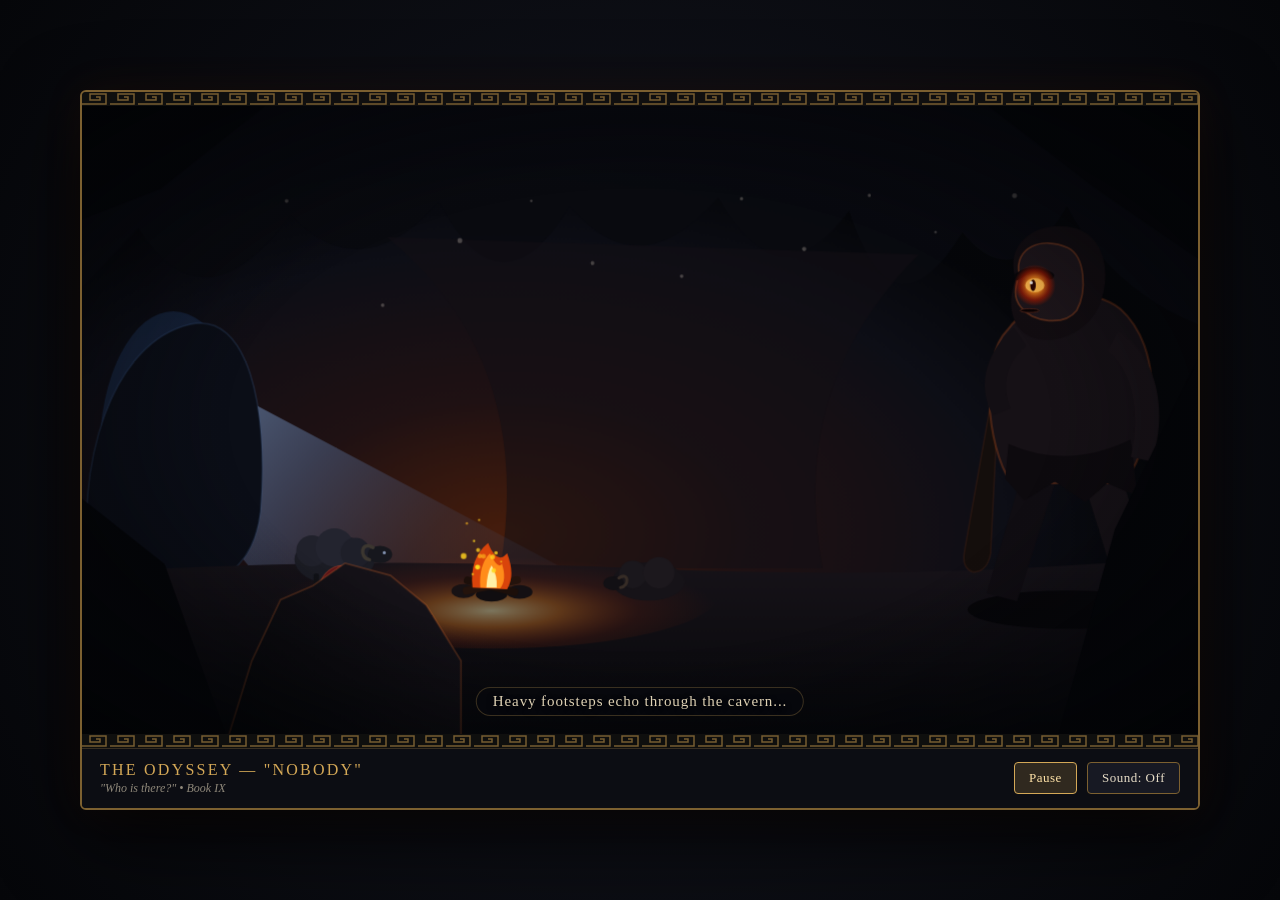
<file: animations/animation.html>
<!DOCTYPE html>
<html lang="en">
<head>
  <meta charset="UTF-8" />
  <meta name="viewport" content="width=device-width, initial-scale=1.0" />
  <title>The Odyssey — "Nobody"</title>
  <style>
    :root {
      --bg: #07080c;
      --gold: #d4a857;
      --gold-dim: #7c6030;
      --text: #e8dec8;
    }

    * {
      box-sizing: border-box;
      margin: 0;
      padding: 0;
    }

    body {
      background: radial-gradient(circle at center, #141620 0%, #050609 100%);
      color: var(--text);
      font-family: Georgia, "Times New Roman", serif;
      min-height: 100vh;
      display: flex;
      flex-direction: column;
      align-items: center;
      justify-content: center;
      padding: 16px;
      overflow-x: hidden;
    }

    .theater-frame {
      width: 100%;
      max-width: 1120px;
      background: #0b0c12;
      border: 2px solid var(--gold-dim);
      box-shadow: 0 24px 80px rgba(0, 0, 0, 0.85), 0 0 40px rgba(255, 100, 30, 0.08);
      border-radius: 6px;
      overflow: hidden;
    }

    .greek-border {
      height: 14px;
      background-color: #12100e;
      background-image: url("data:image/svg+xml,%3Csvg xmlns='http://www.w3.org/2000/svg' width='28' height='14' viewBox='0 0 28 14'%3E%3Cpath d='M0 12h24V2H8v6h10V5h-4' fill='none' stroke='%239b783b' stroke-width='1.5'/%3E%3C/svg%3E");
      background-repeat: repeat-x;
      opacity: 0.75;
    }

    .stage-wrapper {
      position: relative;
      width: 100%;
      aspect-ratio: 16 / 9;
      background: #06070a;
      overflow: hidden;
    }

    #camera-rig {
      position: relative;
      width: 100%;
      height: 100%;
      will-change: transform;
    }

    svg#scene {
      width: 100%;
      height: 100%;
      display: block;
    }

    canvas#particles {
      position: absolute;
      inset: 0;
      width: 100%;
      height: 100%;
      pointer-events: none;
    }

    .vignette {
      position: absolute;
      inset: 0;
      pointer-events: none;
      background: radial-gradient(
        ellipse at center,
        transparent 52%,
        rgba(3, 4, 7, 0.55) 82%,
        rgba(2, 3, 5, 0.9) 100%
      );
    }

    .caption-bar {
      position: absolute;
      bottom: 18px;
      left: 50%;
      transform: translateX(-50%);
      background: rgba(8, 9, 14, 0.72);
      border: 1px solid rgba(212, 168, 87, 0.25);
      padding: 5px 16px;
      border-radius: 999px;
      font-size: clamp(11px, 1.4vw, 15px);
      letter-spacing: 0.06em;
      color: #dfd2b5;
      pointer-events: none;
      text-shadow: 0 2px 6px #000;
      white-space: nowrap;
    }

    .hud {
      display: flex;
      flex-wrap: wrap;
      align-items: center;
      justify-content: space-between;
      gap: 12px;
      padding: 12px 18px;
      background: #0c0d13;
      border-top: 1px solid rgba(212, 168, 87, 0.22);
    }

    .title-block h1 {
      font-size: 16px;
      letter-spacing: 0.14em;
      text-transform: uppercase;
      color: var(--gold);
      font-weight: normal;
    }

    .title-block p {
      font-size: 12px;
      color: #8f887a;
      font-style: italic;
      margin-top: 2px;
    }

    .controls {
      display: flex;
      align-items: center;
      gap: 10px;
    }

    button {
      background: #171923;
      color: var(--text);
      border: 1px solid var(--gold-dim);
      padding: 7px 14px;
      border-radius: 4px;
      font-family: inherit;
      font-size: 13px;
      letter-spacing: 0.04em;
      cursor: pointer;
      transition: background 0.2s, border-color 0.2s, transform 0.1s;
    }

    button:hover {
      background: #232635;
      border-color: var(--gold);
    }

    button:active {
      transform: scale(0.97);
    }

    button.active {
      background: rgba(212, 168, 87, 0.18);
      border-color: var(--gold);
      color: #ffe3a8;
    }
  </style>
</head>
<body>
  <div class="theater-frame">
    <div class="greek-border"></div>

    <div class="stage-wrapper">
      <div id="camera-rig">
        <svg id="scene" viewBox="0 0 1280 720" preserveAspectRatio="xMidYMid slice" xmlns="http://www.w3.org/2000/svg">
          <defs>
            <radialGradient id="caveGlow" cx="38%" cy="68%" r="60%">
              <stop offset="0%" stop-color="#4e200d" stop-opacity="0.9" />
              <stop offset="35%" stop-color="#211214" stop-opacity="0.95" />
              <stop offset="75%" stop-color="#0d0e16" />
              <stop offset="100%" stop-color="#050609" />
            </radialGradient>

            <linearGradient id="moonSliver" x1="0%" y1="30%" x2="100%" y2="85%">
              <stop offset="0%" stop-color="#9cc6ff" stop-opacity="0.45" />
              <stop offset="45%" stop-color="#4c78b8" stop-opacity="0.14" />
              <stop offset="100%" stop-color="#22375a" stop-opacity="0" />
            </linearGradient>

            <radialGradient id="fireCore" cx="50%" cy="65%" r="50%">
              <stop offset="0%" stop-color="#fff4b8" stop-opacity="0.95" />
              <stop offset="30%" stop-color="#ff8c24" stop-opacity="0.7" />
              <stop offset="65%" stop-color="#c9360c" stop-opacity="0.25" />
              <stop offset="100%" stop-color="#c9360c" stop-opacity="0" />
            </radialGradient>

            <!-- Corrected direction: bright at the Cyclops's eye (100% X), fading outward (0% X) -->
            <linearGradient id="eyeBeamGrad" x1="100%" y1="50%" x2="0%" y2="50%">
              <stop offset="0%" stop-color="#ff6a1a" stop-opacity="0.58" />
              <stop offset="45%" stop-color="#ff3b0a" stop-opacity="0.22" />
              <stop offset="100%" stop-color="#ff2200" stop-opacity="0" />
            </linearGradient>

            <radialGradient id="cyclopsEyeGlow" cx="50%" cy="50%" r="50%">
              <stop offset="0%" stop-color="#fff5cc" />
              <stop offset="35%" stop-color="#ff8c1a" />
              <stop offset="70%" stop-color="#b31d00" stop-opacity="0.75" />
              <stop offset="100%" stop-color="#b31d00" stop-opacity="0" />
            </radialGradient>

            <linearGradient id="floorGrad" x1="0%" y1="0%" x2="0%" y2="100%">
              <stop offset="0%" stop-color="#171319" />
              <stop offset="100%" stop-color="#06070a" />
            </linearGradient>

            <linearGradient id="odysseusRockGrad" x1="100%" y1="0%" x2="20%" y2="100%">
              <stop offset="0%" stop-color="#3a2016" />
              <stop offset="22%" stop-color="#151218" />
              <stop offset="100%" stop-color="#050608" />
            </linearGradient>
          </defs>

          <!-- 1. Deep Cavern Backdrop -->
          <rect width="1280" height="720" fill="url(#caveGlow)" />

          <!-- Stalactites & Cavern Ceiling -->
          <path d="M0,0 L1280,0 L1280,250 Q1180,210 1130,115 Q1070,220 1010,145 Q930,275 880,120 Q800,230 730,105 Q640,210 560,115 Q480,245 410,110 Q320,210 240,125 Q140,260 65,140 L0,210 Z"
                fill="#090a10" opacity="0.92" />

          <path d="M350,150 Q520,290 480,530 L850,530 Q810,320 960,170 Z" fill="#130f14" opacity="0.55" />

          <!-- 2. Blocked Cave Mouth & Moonlight -->
          <g id="cave-entrance">
            <ellipse cx="105" cy="400" rx="85" ry="165" fill="#1b2d4d" opacity="0.65" />
            <polygon points="145,255 185,335 760,640 310,670 115,435" fill="url(#moonSliver)" />
            <path d="M10,545 C-10,410 35,270 125,250 C190,235 215,345 205,465 C195,550 130,570 10,545 Z"
                  fill="#0b0e17" stroke="#3c5882" stroke-opacity="0.28" stroke-width="2" />
          </g>

          <!-- 3. Cavern Floor -->
          <path d="M0,535 Q320,515 640,530 Q980,545 1280,515 L1280,720 L0,720 Z" fill="url(#floorGrad)" />

          <!-- 4. Campfire -->
          <ellipse id="fire-floor-glow" cx="470" cy="560" rx="260" ry="62" fill="url(#fireCore)" opacity="0.55" />
          <g id="campfire" transform="translate(470, 548)">
            <ellipse cx="-32" cy="8" rx="14" ry="8" fill="#181214" />
            <ellipse cx="32" cy="9" rx="15" ry="8" fill="#141013" />
            <ellipse cx="0" cy="12" rx="18" ry="8" fill="#100d10" />
            <rect x="-34" y="-3" width="68" height="9" rx="4" transform="rotate(-12)" fill="#24130c" />
            <rect x="-32" y="-2" width="64" height="9" rx="4" transform="rotate(14)" fill="#1c0f0a" />
            <g id="flames">
              <path d="M-22,4 Q-26,-30 -4,-48 Q6,-22 18,-36 Q28,-10 18,6 Z" fill="#d9440b" />
              <path d="M-13,4 Q-15,-22 -2,-36 Q8,-16 12,-24 Q18,-5 10,5 Z" fill="#ff8c1a" />
              <path d="M-6,4 Q-5,-14 0,-22 Q7,-10 6,4 Z" fill="#fff0a6" />
            </g>
          </g>

          <!-- 5. Giant Sheep Flock -->
          <g id="sheep-flock">
            <g id="sheep-1" transform="translate(290, 520)">
              <ellipse cx="0" cy="0" rx="46" ry="28" fill="#1b1c24" />
              <circle cx="-26" cy="-10" r="18" fill="#20212b" />
              <circle cx="0" cy="-14" r="22" fill="#23242f" />
              <circle cx="24" cy="-8" r="17" fill="#1e1f29" />
              <rect x="-24" y="16" width="6" height="24" rx="2" fill="#101116" />
              <rect x="18" y="16" width="6" height="24" rx="2" fill="#101116" />
              <g id="sheep-1-head" transform="translate(42, -8)">
                <ellipse cx="10" cy="2" rx="14" ry="10" fill="#16171d" />
                <path d="M2,-6 C-12,-14 -14,6 -2,8" fill="none" stroke="#3c3730" stroke-width="4" stroke-linecap="round" />
                <circle cx="15" cy="0" r="1.8" fill="#8292b0" />
              </g>
            </g>

            <g transform="translate(650, 545)">
              <ellipse cx="0" cy="0" rx="42" ry="22" fill="#161318" />
              <circle cx="-18" cy="-8" r="16" fill="#1a171c" />
              <circle cx="12" cy="-10" r="18" fill="#1c181d" />
              <ellipse cx="-40" cy="2" rx="12" ry="8" fill="#121014" />
              <path d="M-34,-4 C-22,-12 -22,6 -32,7" fill="none" stroke="#362c26" stroke-width="3.5" stroke-linecap="round" />
            </g>
          </g>

          <!-- 6. POLYPHEMUS THE CYCLOPS -->
          <g id="cyclops-rig" transform="translate(860, 125)">
            <ellipse cx="110" cy="465" rx="115" ry="22" fill="#030306" opacity="0.75" />

            <g id="cyclops-body">
              <path id="cy-leg-back" d="M60,300 L42,455 L78,458 L98,315 Z" fill="#100d12" />
              <path id="cy-leg-front" d="M125,305 L145,462 L188,462 L168,300 Z" fill="#171217" />

              <g id="cy-club" transform="translate(22, 225) rotate(12)">
                <path d="M0,0 L-16,175 Q-18,195 -4,198 Q12,196 14,175 L8,0 Z" fill="#140e0c" stroke="#422214" stroke-opacity="0.4" stroke-width="2" />
              </g>

              <path d="M40,145 C10,175 15,275 45,320 L175,320 C215,260 220,165 170,120 C130,90 70,105 40,145 Z"
                    fill="#161116" stroke="#ff6c24" stroke-opacity="0.22" stroke-width="2.5" />

              <path d="M42,275 Q110,305 182,270 L190,335 L155,320 L130,342 L95,318 L60,340 L38,315 Z" fill="#0d0a0e" />
              <path d="M168,145 C215,175 225,245 205,295 L182,290 C192,248 188,195 155,168 Z" fill="#191318" />
              <path d="M48,142 C10,175 8,215 24,242 L44,234 C35,212 36,184 62,162 Z" fill="#130f14" />

              <!-- Head, Brow, Mouth & Glowing Eye -->
              <g id="cyclops-head" transform="translate(88, 108)">
                <path d="M-38,-22 C-52,-65 -10,-92 32,-80 C68,-68 72,-20 56,12 C45,35 12,55 -18,45 C-45,36 -48,2 -38,-22 Z"
                      fill="#120d11" />
                <path d="M-34,-28 C-40,-58 -8,-72 22,-58 C42,-48 44,-8 32,14 C18,32 -18,28 -32,10 C-42,-2 -38,-14 -34,-28 Z"
                      fill="#1e161b" stroke="#ff732b" stroke-opacity="0.28" stroke-width="2" />
                <path d="M-36,-25 Q-18,-38 2,-26" fill="none" stroke="#09070a" stroke-width="8" stroke-linecap="round" />

                <!-- Cyclops Mouth (opens when shouting) -->
                <ellipse id="cy-mouth" cx="-22" cy="14" rx="11" ry="2.5" fill="#090203" stroke="#52261c" stroke-width="1" />

                <!-- Single Glowing Eye -->
                <g id="cyclops-eye" transform="translate(-16, -15)">
                  <polygon id="eye-beam" points="0,0 -680,-115 -680,155" fill="url(#eyeBeamGrad)" opacity="0.0" />
                  <circle cx="0" cy="0" r="24" fill="url(#cyclopsEyeGlow)" opacity="0.85" />
                  <ellipse cx="0" cy="0" rx="11" ry="8" fill="#ffb84d" />
                  <ellipse cx="-2" cy="0" rx="3.2" ry="6.5" fill="#2b0400" />
                  <circle cx="-4" cy="-3" r="1.8" fill="#ffffff" opacity="0.9" />
                </g>
              </g>
            </g>
          </g>

          <!-- 7. ODYSSEUS HIDING -->
          <g id="odysseus-group" transform="translate(310, 488)">
            <g id="odysseus-rig" transform="translate(0, 0)">
              <path d="M-24,42 C-38,55 -48,95 -46,130 L34,130 C32,90 22,55 8,42 Z"
                    fill="#3a1012" stroke="#9e331f" stroke-opacity="0.35" stroke-width="1.5" />
              <path d="M-12,42 Q6,32 22,46 L16,66 Q0,64 -14,56 Z"
                    fill="#2b1e14" stroke="#d9873b" stroke-opacity="0.5" stroke-width="1.5" />

              <g transform="translate(22, 66) rotate(-18)">
                <rect x="-3" y="-14" width="6" height="22" rx="2" fill="#4f371e" />
                <rect x="-10" y="6" width="20" height="4" rx="2" fill="#b8843c" />
                <circle cx="0" cy="-16" r="4.5" fill="#b8843c" />
              </g>

              <g id="odysseus-head" transform="translate(4, 18)">
                <path d="M-4,-34 C-26,-48 -46,-30 -44,-2 C-34,-12 -24,-20 -10,-20 Z"
                      fill="#5c1618" stroke="#c94b2c" stroke-opacity="0.45" stroke-width="1.2" />
                <path d="M-18,12 C-22,-18 -2,-32 18,-22 C28,-16 30,2 24,18 L12,18 L10,2 L-2,2 L-2,20 L-18,18 Z"
                      fill="#261b12" stroke="#e09443" stroke-opacity="0.55" stroke-width="1.8" />
                <ellipse cx="14" cy="-3" rx="3.2" ry="1.8" fill="#ffe6b3" opacity="0.9" />
                <circle cx="15" cy="-3" r="1.2" fill="#110d0b" />
              </g>
            </g>

            <!-- Foreground Boulder -->
            <path d="M-115,148 L-82,78 L-45,62 L-8,36 L44,50 L85,84 L125,148 L125,245 L-145,245 Z"
                  fill="url(#odysseusRockGrad)" stroke="#ff7a33" stroke-opacity="0.22" stroke-width="2" />
          </g>

          <!-- 8. Foreground Silhouettes -->
          <path d="M0,450 L95,525 L165,720 L0,720 Z" fill="#040508" />
          <path d="M1280,290 L1185,485 L1120,720 L1280,720 Z" fill="#040508" />
          <path d="M0,0 L210,0 L90,95 L0,130 Z" fill="#040508" />
          <path d="M1040,0 L1280,0 L1280,175 L1160,92 Z" fill="#040508" />

          <!-- 9. DIALOGUE SPEECH BUBBLES -->
          <!-- Cyclops Booming Shout: "WHO IS THERE?!" -->
          <g id="cyclops-bubble" transform="translate(560, 155)" opacity="0">
            <path d="M-140,-38 L-100,-48 L-45,-40 L0,-50 L55,-40 L105,-48 L135,-32 L125,0 L140,28 L100,36 L142,66 L72,38 L10,46 L-55,38 L-120,44 L-145,15 L-132,-12 Z"
                  fill="#1a0908" stroke="#ff5e1a" stroke-width="2.5" />
            <text x="-4" y="8" text-anchor="middle" fill="#ffd9b3" font-family="Georgia, serif" font-size="27" font-weight="bold" letter-spacing="2">
              WHO IS THERE?!
            </text>
          </g>

          <!-- Odysseus Clever Reply: "...Nobody." -->
          <g id="odysseus-bubble" transform="translate(310, 412)" opacity="0">
            <rect x="-105" y="-32" width="210" height="58" rx="14" fill="#0f121c" stroke="#d4a857" stroke-width="2" />
            <polygon points="-12,26 12,26 -4,48" fill="#0f121c" stroke="#d4a857" stroke-width="2" />
            <line x1="-10" y1="26" x2="10" y2="26" stroke="#0f121c" stroke-width="4" />
            <text x="0" y="5" text-anchor="middle" fill="#f3e6c8" font-family="Georgia, serif" font-size="24" font-style="italic" letter-spacing="1.5">
              "...Nobody."
            </text>
          </g>
        </svg>

        <canvas id="particles" width="1280" height="720"></canvas>
      </div>

      <div class="vignette"></div>
      <div id="caption" class="caption-bar">Keep low in the shadows...</div>
    </div>

    <div class="greek-border"></div>

    <div class="hud">
      <div class="title-block">
        <h1>The Odyssey &mdash; "Nobody"</h1>
        <p>"Who is there?" &bull; Book IX</p>
      </div>
      <div class="controls">
        <button id="btn-play" class="active">Pause</button>
        <button id="btn-sound">Sound: Off</button>
      </div>
    </div>
  </div>

  <script>
    (() => {
      const cameraRig = document.getElementById("camera-rig");
      const cyclopsRig = document.getElementById("cyclops-rig");
      const cyclopsBody = document.getElementById("cyclops-body");
      const cyclopsHead = document.getElementById("cyclops-head");
      const cyLegFront = document.getElementById("cy-leg-front");
      const cyLegBack = document.getElementById("cy-leg-back");
      const cyClub = document.getElementById("cy-club");
      const cyMouth = document.getElementById("cy-mouth");
      const eyeBeam = document.getElementById("eye-beam");
      const odysseusRig = document.getElementById("odysseus-rig");
      const odysseusHead = document.getElementById("odysseus-head");
      const flames = document.getElementById("flames");
      const fireFloorGlow = document.getElementById("fire-floor-glow");
      const sheepHead = document.getElementById("sheep-1-head");
      const cyclopsBubble = document.getElementById("cyclops-bubble");
      const odysseusBubble = document.getElementById("odysseus-bubble");
      const captionEl = document.getElementById("caption");

      const btnPlay = document.getElementById("btn-play");
      const btnSound = document.getElementById("btn-sound");

      const canvas = document.getElementById("particles");
      const ctx = canvas.getContext("2d");

      // --- State ---
      const LOOP_DURATION = 15.0;
      let isPlaying = true;
      let simTime = 0;
      let lastFrame = performance.now();
      let shakeIntensity = 0;
      let lastStepBucket = -1;
      let didCyclopsSpeak = false;
      let didOdysseusSpeak = false;

      // --- Particles ---
      const embers = [];
      const dust = [];

      function spawnEmber() {
        embers.push({
          x: 455 + (Math.random() - 0.5) * 38,
          y: 540 + (Math.random() - 0.5) * 10,
          vx: (Math.random() - 0.5) * 18,
          vy: -30 - Math.random() * 55,
          life: 0,
          maxLife: 1.6 + Math.random() * 2.2,
          size: 1.2 + Math.random() * 2.4
        });
      }

      function spawnCaveDustBurst(count = 18) {
        for (let i = 0; i < count; i++) {
          dust.push({
            x: 160 + Math.random() * 980,
            y: 40 + Math.random() * 140,
            vx: (Math.random() - 0.5) * 10,
            vy: 35 + Math.random() * 85,
            life: 0,
            maxLife: 1.5 + Math.random() * 1.5,
            size: 1 + Math.random() * 2.2
          });
        }
      }

      // --- Procedural Audio ---
      let audioCtx = null;
      let soundEnabled = false;
      let masterGain = null;

      function initAudio() {
        if (audioCtx) return;
        const AudioContext = window.AudioContext || window.webkitAudioContext;
        audioCtx = new AudioContext();
        masterGain = audioCtx.createGain();
        masterGain.gain.value = 0.45;
        masterGain.connect(audioCtx.destination);

        const bufferSize = audioCtx.sampleRate * 2;
        const noiseBuffer = audioCtx.createBuffer(1, bufferSize, audioCtx.sampleRate);
        const output = noiseBuffer.getChannelData(0);
        let lastOut = 0;
        for (let i = 0; i < bufferSize; i++) {
          const white = Math.random() * 2 - 1;
          output[i] = (lastOut + 0.02 * white) / 1.02;
          lastOut = output[i];
          output[i] *= 3.0;
        }

        const caveNoise = audioCtx.createBufferSource();
        caveNoise.buffer = noiseBuffer;
        caveNoise.loop = true;

        const filter = audioCtx.createBiquadFilter();
        filter.type = "lowpass";
        filter.frequency.value = 135;

        const droneGain = audioCtx.createGain();
        droneGain.gain.value = 0.25;

        caveNoise.connect(filter);
        filter.connect(droneGain);
        droneGain.connect(masterGain);
        caveNoise.start();
      }

      function playFootstepSound(strength = 1) {
        if (!soundEnabled || !audioCtx) return;
        const now = audioCtx.currentTime;
        const osc = audioCtx.createOscillator();
        const gain = audioCtx.createGain();
        osc.type = "sine";
        osc.frequency.setValueAtTime(75, now);
        osc.frequency.exponentialRampToValueAtTime(26, now + 0.35);

        gain.gain.setValueAtTime(0.45 * strength, now);
        gain.gain.exponentialRampToValueAtTime(0.001, now + 0.42);

        osc.connect(gain);
        gain.connect(masterGain);
        osc.start(now);
        osc.stop(now + 0.45);
      }

      // Deep booming monster growl when Cyclops asks "Who is there?!"
      function playCyclopsRoar() {
        if (!soundEnabled || !audioCtx) return;
        const now = audioCtx.currentTime;
        const osc = audioCtx.createOscillator();
        const filter = audioCtx.createBiquadFilter();
        const gain = audioCtx.createGain();

        osc.type = "sawtooth";
        osc.frequency.setValueAtTime(92, now);
        osc.frequency.linearRampToValueAtTime(68, now + 0.35);
        osc.frequency.linearRampToValueAtTime(105, now + 0.75);

        filter.type = "lowpass";
        filter.frequency.setValueAtTime(340, now);
        filter.frequency.exponentialRampToValueAtTime(140, now + 0.9);

        gain.gain.setValueAtTime(0.01, now);
        gain.gain.linearRampToValueAtTime(0.32, now + 0.1);
        gain.gain.exponentialRampToValueAtTime(0.001, now + 0.95);

        osc.connect(filter);
        filter.connect(gain);
        gain.connect(masterGain);
        osc.start(now);
        osc.stop(now + 1.0);
      }

      // Quiet, tense ancient-lyre chime when Odysseus replies "...Nobody."
      function playOdysseusCue() {
        if (!soundEnabled || !audioCtx) return;
        const now = audioCtx.currentTime;
        [293.66, 220.0].forEach((freq, idx) => {
          const osc = audioCtx.createOscillator();
          const gain = audioCtx.createGain();
          const t0 = now + idx * 0.16;

          osc.type = "triangle";
          osc.frequency.setValueAtTime(freq, t0);
          gain.gain.setValueAtTime(0.001, t0);
          gain.gain.linearRampToValueAtTime(0.14, t0 + 0.03);
          gain.gain.exponentialRampToValueAtTime(0.001, t0 + 0.8);

          osc.connect(gain);
          gain.connect(masterGain);
          osc.start(t0);
          osc.stop(t0 + 0.85);
        });
      }

      btnSound.addEventListener("click", () => {
        if (!audioCtx) initAudio();
        if (audioCtx.state === "suspended") audioCtx.resume();
        soundEnabled = !soundEnabled;
        btnSound.textContent = soundEnabled ? "Sound: On" : "Sound: Off";
        btnSound.classList.toggle("active", soundEnabled);
        if (masterGain) {
          masterGain.gain.setTargetAtTime(soundEnabled ? 0.45 : 0.0, audioCtx.currentTime, 0.08);
        }
      });

      btnPlay.addEventListener("click", () => {
        isPlaying = !isPlaying;
        btnPlay.textContent = isPlaying ? "Pause" : "Play";
        btnPlay.classList.toggle("active", isPlaying);
      });

      // --- Helpers ---
      function clamp(val, min, max) {
        return Math.max(min, Math.min(max, val));
      }

      function smoothstep(edge0, edge1, x) {
        const t = clamp((x - edge0) / (edge1 - edge0), 0, 1);
        return t * t * (3 - 2 * t);
      }

      function lerp(a, b, t) {
        return a + (b - a) * t;
      }

      function triggerFootstep(strength = 1) {
        shakeIntensity = Math.max(shakeIntensity, 9 * strength);
        spawnCaveDustBurst(Math.round(14 * strength));
        playFootstepSound(strength);
      }

      // --- Main Animation Loop ---
      function update(now) {
        const dt = Math.min((now - lastFrame) / 1000, 0.05);
        lastFrame = now;

        if (isPlaying) {
          const prevTime = simTime;
          simTime = (simTime + dt) % LOOP_DURATION;
          if (simTime < prevTime) {
            lastStepBucket = -1;
            didCyclopsSpeak = false;
            didOdysseusSpeak = false;
          }
          updateParticles(dt);
        }

        const t = simTime; // 0 -> 15s

        // 1. Campfire flicker
        const flicker =
          1 +
          Math.sin(t * 17.3) * 0.06 +
          Math.cos(t * 29.1) * 0.05 +
          Math.sin(t * 7.7) * 0.04;
        flames.setAttribute("transform", `scale(${1 + (flicker - 1) * 0.4}, ${flicker})`);
        fireFloorGlow.setAttribute("opacity", (0.48 + (flicker - 1) * 0.6).toFixed(2));

        // 2. Cyclops Choreography (15s loop)
        // 0.0 - 3.6s : Stomps in from right shadow
        // 3.6 - 5.0s : Leans in, eye beam sweeps across cave
        // 5.0 - 7.6s : Shouts "WHO IS THERE?!"
        // 7.6 - 10.4s: Odysseus answers "...Nobody."
        // 10.4 - 11.6s: Cyclops tilts head confused, eye beam fades
        // 11.6 - 14.4s: Stomps back into cave shadows
        // 14.4 - 15.0s: Brief stillness before seamless loop

        let cyX = 1080;
        let walkAmt = 0;
        let headTilt = 0;
        let beamOpacity = 0;
        let beamAngle = -14;
        let facingFlip = 1;
        let mouthOpen = 2.2;

        if (t < 3.6) {
          const p = smoothstep(0.2, 3.5, t);
          cyX = lerp(1080, 700, p);
          walkAmt = Math.sin((t - 0.2) * 5.2);
          const stepBucket = Math.floor((t - 0.2) / 0.85);
          if (t > 0.5 && stepBucket !== lastStepBucket) {
            lastStepBucket = stepBucket;
            triggerFootstep(0.75 + p * 0.35);
          }
        } else if (t < 11.6) {
          cyX = 700;
          const leanIn = smoothstep(3.6, 4.5, t) * (1 - smoothstep(10.3, 11.4, t));
          // Confused upward tilt around 10.4 - 11.4s
          const confusedTilt = smoothstep(10.2, 10.8, t) * (1 - smoothstep(11.1, 11.6, t));
          headTilt = lerp(0, -14, leanIn) + confusedTilt * 16;

          beamOpacity = smoothstep(4.0, 4.6, t) * (1 - smoothstep(10.4, 11.2, t)) * 0.9;
          const sweep = smoothstep(4.2, 5.2, t);
          beamAngle = lerp(-6, -21, sweep);

          // Cyclops shouts "WHO IS THERE?!" (5.0 - 7.6s)
          if (t >= 5.0 && t <= 7.6) {
            if (!didCyclopsSpeak && isPlaying) {
              didCyclopsSpeak = true;
              shakeIntensity = Math.max(shakeIntensity, 7.5);
              playCyclopsRoar();
            }
            mouthOpen = 3 + Math.abs(Math.sin((t - 5.0) * 14)) * 7;
          }
        } else if (t < 14.4) {
          const p = smoothstep(11.6, 14.3, t);
          cyX = lerp(700, 1080, p);
          facingFlip = -1;
          walkAmt = Math.sin((t - 11.6) * 5.0);
          const stepBucket = 10 + Math.floor((t - 11.6) / 0.85);
          if (stepBucket !== lastStepBucket) {
            lastStepBucket = stepBucket;
            triggerFootstep(1.0 - p * 0.55);
          }
        } else {
          cyX = 1080;
        }

        const bobY = Math.abs(walkAmt) * -14;
        cyclopsRig.setAttribute("transform", `translate(${cyX.toFixed(1)}, ${(125 + bobY).toFixed(1)})`);
        cyclopsBody.setAttribute(
          "transform",
          facingFlip === -1 ? `translate(220, 0) scale(-1, 1)` : `scale(1, 1)`
        );

        cyLegFront.setAttribute("transform", `rotate(${(walkAmt * 11).toFixed(1)}, 145, 305)`);
        cyLegBack.setAttribute("transform", `rotate(${(-walkAmt * 11).toFixed(1)}, 80, 305)`);
        cyClub.setAttribute("transform", `translate(22, 225) rotate(${(12 + walkAmt * 8).toFixed(1)})`);
        cyMouth.setAttribute("ry", mouthOpen.toFixed(1));

        cyclopsHead.setAttribute("transform", `translate(88, 108) rotate(${headTilt.toFixed(1)})`);
        eyeBeam.setAttribute("opacity", beamOpacity.toFixed(2));
        eyeBeam.setAttribute("transform", `rotate(${beamAngle.toFixed(1)})`);

        // 3. Dialogue Bubbles
        const cyBubbleAlpha = smoothstep(4.95, 5.2, t) * (1 - smoothstep(7.2, 7.6, t));
        const cyJitterX = cyBubbleAlpha > 0.1 && t < 6.4 ? (Math.random() - 0.5) * 3 : 0;
        const cyJitterY = cyBubbleAlpha > 0.1 && t < 6.4 ? (Math.random() - 0.5) * 3 : 0;
        cyclopsBubble.setAttribute("opacity", cyBubbleAlpha.toFixed(2));
        cyclopsBubble.setAttribute("transform", `translate(${(560 + cyJitterX).toFixed(1)}, ${(155 + cyJitterY).toFixed(1)})`);

        if (t >= 7.7 && !didOdysseusSpeak && isPlaying) {
          didOdysseusSpeak = true;
          playOdysseusCue();
        }
        const odyBubbleAlpha = smoothstep(7.65, 7.95, t) * (1 - smoothstep(10.0, 10.45, t));
        const odyFloatY = lerp(420, 408, smoothstep(7.65, 10.4, t));
        odysseusBubble.setAttribute("opacity", odyBubbleAlpha.toFixed(2));
        odysseusBubble.setAttribute("transform", `translate(310, ${odyFloatY.toFixed(1)})`);

        // 4. Odysseus Hiding & Peeking Choreography
        let peekAmount = 1;
        if (t < 1.2) {
          peekAmount = 1 - smoothstep(0.4, 1.1, t);
        } else if (t < 7.4) {
          peekAmount = 0; // fully tucked behind boulder
        } else if (t < 10.6) {
          // Peeks just his eyes over the boulder ridge to whisper "...Nobody."
          peekAmount = smoothstep(7.4, 7.9, t) * (1 - smoothstep(10.1, 10.55, t)) * 0.62;
        } else if (t < 13.0) {
          peekAmount = 0; // stays low until Cyclops leaves
        } else {
          peekAmount = smoothstep(13.0, 14.1, t);
        }

        const odyY = lerp(64, 0, peekAmount);
        const breath = Math.sin(t * 2.5) * 1.1;
        odysseusRig.setAttribute("transform", `translate(0, ${(odyY + breath).toFixed(1)})`);
        odysseusHead.setAttribute("transform", `translate(4, 18) rotate(${lerp(8, -4, peekAmount).toFixed(1)})`);

        // 5. Sheep Alertness
        const sheepAlert = smoothstep(5.0, 5.6, t) * (1 - smoothstep(9.5, 10.5, t));
        sheepHead.setAttribute("transform", `translate(42, ${(-8 - sheepAlert * 6).toFixed(1)}) rotate(${(-sheepAlert * 12).toFixed(1)})`);

        // 6. Subtitle Caption
        if (t < 1.8) {
          captionEl.textContent = "Heavy footsteps echo through the cavern...";
        } else if (t < 4.8) {
          captionEl.textContent = "Duck behind the boulder! Polyphemus approaches.";
        } else if (t < 7.6) {
          captionEl.textContent = 'Polyphemus bellows: "WHO IS THERE?!"';
        } else if (t < 10.5) {
          captionEl.textContent = 'Odysseus whispers from the shadows: "...Nobody."';
        } else if (t < 12.2) {
          captionEl.textContent = "Finding no one, the confused giant turns away...";
        } else {
          captionEl.textContent = "Outwitted by a single word.";
        }

        // 7. Camera Footstep Shake
        if (isPlaying && shakeIntensity > 0.1) {
          const sx = (Math.random() - 0.5) * shakeIntensity * 0.9;
          const sy = (Math.random() - 0.5) * shakeIntensity * 1.4;
          cameraRig.style.transform = `translate(${sx.toFixed(1)}px, ${sy.toFixed(1)}px)`;
          shakeIntensity *= Math.pow(0.015, dt);
        } else {
          cameraRig.style.transform = "translate(0px, 0px)";
        }

        requestAnimationFrame(update);
      }

      function updateParticles(dt) {
        ctx.clearRect(0, 0, canvas.width, canvas.height);

        if (Math.random() < 0.45) spawnEmber();

        for (let i = embers.length - 1; i >= 0; i--) {
          const p = embers[i];
          p.life += dt;
          if (p.life >= p.maxLife) {
            embers.splice(i, 1);
            continue;
          }
          p.x += (p.vx + Math.sin(p.life * 5) * 14) * dt;
          p.y += p.vy * dt;

          const alpha = 1 - p.life / p.maxLife;
          ctx.fillStyle = `rgba(255, ${Math.floor(110 + alpha * 120)}, 30, ${alpha.toFixed(2)})`;
          ctx.beginPath();
          ctx.arc(p.x, p.y, p.size * (0.5 + 0.5 * alpha), 0, Math.PI * 2);
          ctx.fill();
        }

        for (let i = dust.length - 1; i >= 0; i--) {
          const d = dust[i];
          d.life += dt;
          if (d.life >= d.maxLife) {
            dust.splice(i, 1);
            continue;
          }
          d.x += d.vx * dt;
          d.y += d.vy * dt;

          const alpha = (1 - d.life / d.maxLife) * 0.45;
          ctx.fillStyle = `rgba(185, 175, 165, ${alpha.toFixed(2)})`;
          ctx.beginPath();
          ctx.arc(d.x, d.y, d.size, 0, Math.PI * 2);
          ctx.fill();
        }
      }

      requestAnimationFrame(update);
    })();
  </script>
</body>
</html>
</file>
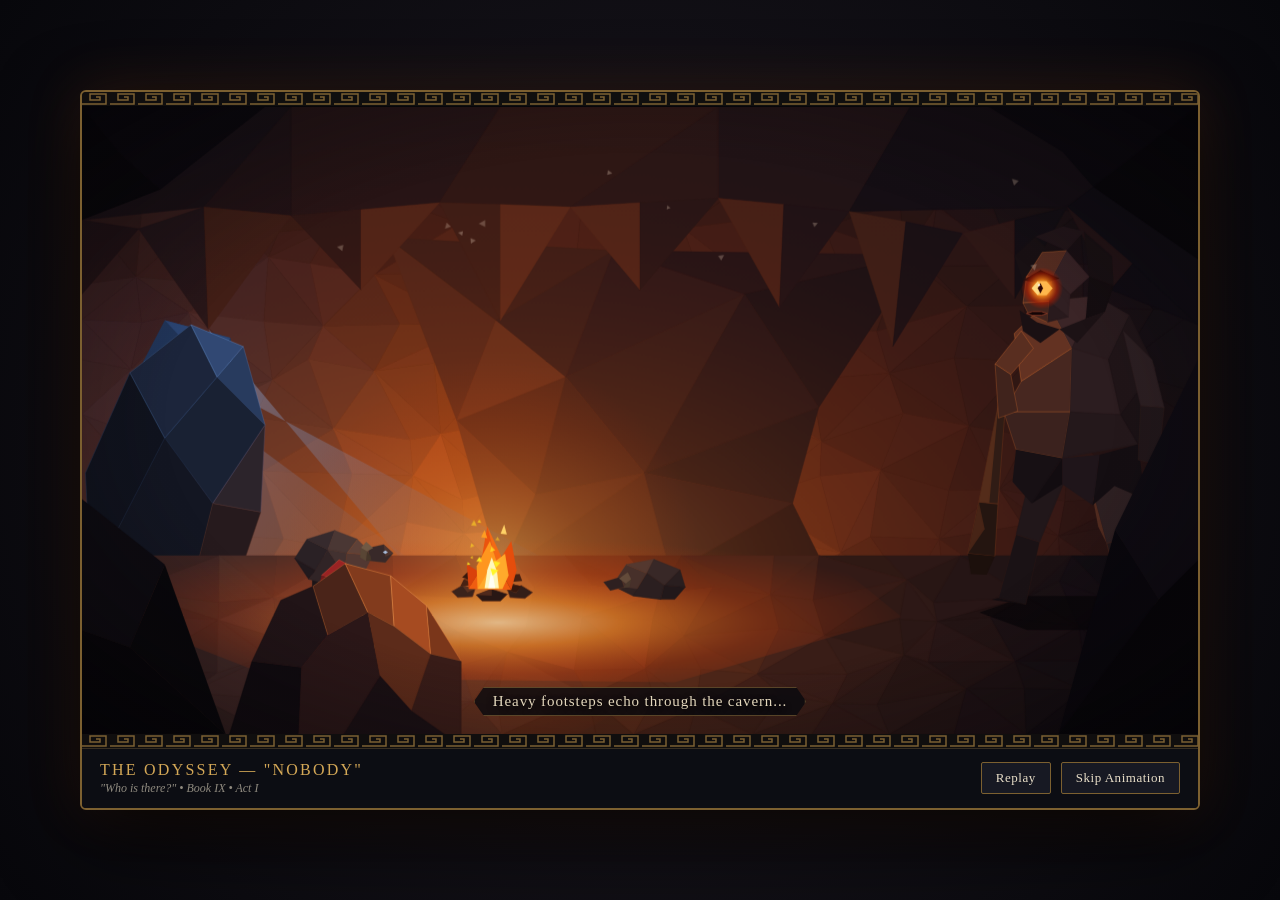
<file: animations/finalanimation.html>
<!DOCTYPE html>
<html lang="en">
<head>
  <meta charset="UTF-8" />
  <meta name="viewport" content="width=device-width, initial-scale=1.0" />
  <title>The Odyssey — Book IX (Polyart)</title>
  <style>
    :root {
      --bg: #07080c;
      --gold: #d4a857;
      --gold-dim: #7c6030;
      --text: #e8dec8;
    }

    * {
      box-sizing: border-box;
      margin: 0;
      padding: 0;
    }

    body {
      background: radial-gradient(circle at center, #1c1820 0%, #07070b 100%);
      color: var(--text);
      font-family: Georgia, "Times New Roman", serif;
      min-height: 100vh;
      display: flex;
      flex-direction: column;
      align-items: center;
      justify-content: center;
      padding: 16px;
      overflow-x: hidden;
    }

    .theater-frame {
      width: 100%;
      max-width: 1120px;
      background: #0b0c12;
      border: 2px solid var(--gold-dim);
      box-shadow: 0 24px 80px rgba(0, 0, 0, 0.85), 0 0 55px rgba(255, 120, 40, 0.16);
      border-radius: 6px;
      overflow: hidden;
      transition: box-shadow 0.8s ease;
    }

    .greek-border {
      height: 14px;
      background-color: #12100e;
      background-image: url("data:image/svg+xml,%3Csvg xmlns='http://www.w3.org/2000/svg' width='28' height='14' viewBox='0 0 28 14'%3E%3Cpath d='M0 12h24V2H8v6h10V5h-4' fill='none' stroke='%239b783b' stroke-width='1.5'/%3E%3C/svg%3E");
      background-repeat: repeat-x;
      opacity: 0.78;
    }

    .stage-wrapper {
      position: relative;
      width: 100%;
      aspect-ratio: 16 / 9;
      background: #07080c;
      overflow: hidden;
    }

    #camera-rig {
      position: relative;
      width: 100%;
      height: 100%;
      will-change: transform;
    }

    svg.scene-svg {
      position: absolute;
      inset: 0;
      width: 100%;
      height: 100%;
      display: block;
      shape-rendering: geometricPrecision;
    }

    canvas#particles {
      position: absolute;
      inset: 0;
      width: 100%;
      height: 100%;
      pointer-events: none;
    }

    .vignette {
      position: absolute;
      inset: 0;
      pointer-events: none;
      background: radial-gradient(
        ellipse at center,
        transparent 60%,
        rgba(8, 5, 6, 0.32) 85%,
        rgba(4, 3, 6, 0.68) 100%
      );
    }

    .caption-bar {
      position: absolute;
      bottom: 18px;
      left: 50%;
      transform: translateX(-50%);
      background: rgba(8, 9, 14, 0.80);
      border: 1px solid rgba(212, 168, 87, 0.36);
      padding: 5px 18px;
      clip-path: polygon(10px 0%, calc(100% - 10px) 0%, 100% 50%, calc(100% - 10px) 100%, 10px 100%, 0% 50%);
      font-size: clamp(11px, 1.4vw, 15px);
      letter-spacing: 0.06em;
      color: #e4d8bd;
      pointer-events: none;
      text-shadow: 0 2px 6px #000;
      white-space: nowrap;
    }

    #fade-curtain {
      position: absolute;
      inset: 0;
      background: #040407;
      pointer-events: none;
      opacity: 0;
      z-index: 10;
    }

    .hud {
      display: flex;
      flex-wrap: wrap;
      align-items: center;
      justify-content: space-between;
      gap: 12px;
      padding: 12px 18px;
      background: #0c0d13;
      border-top: 1px solid rgba(212, 168, 87, 0.22);
    }

    .title-block h1 {
      font-size: 16px;
      letter-spacing: 0.14em;
      text-transform: uppercase;
      color: var(--gold);
      font-weight: normal;
    }

    .title-block p {
      font-size: 12px;
      color: #8f8a7f;
      font-style: italic;
      margin-top: 2px;
    }

    .controls {
      display: flex;
      align-items: center;
      gap: 10px;
    }

    button {
      background: #171923;
      color: var(--text);
      border: 1px solid var(--gold-dim);
      padding: 7px 14px;
      border-radius: 2px;
      font-family: inherit;
      font-size: 13px;
      letter-spacing: 0.04em;
      cursor: pointer;
      transition: background 0.2s, border-color 0.2s, transform 0.1s, opacity 0.2s;
    }

    button:hover:not(:disabled) {
      background: #232635;
      border-color: var(--gold);
    }

    button:active:not(:disabled) {
      transform: scale(0.97);
    }

    button:disabled {
      opacity: 0.5;
      cursor: default;
      border-color: rgba(124, 96, 48, 0.45);
    }
  </style>
</head>
<body>
  <div id="theater-frame" class="theater-frame">
    <div class="greek-border"></div>

    <div class="stage-wrapper">
      <div id="camera-rig">
        <!-- ========================================================= -->
        <!-- SCENE 1: "NOBODY" (FIRE & SHADOWS)                        -->
        <!-- ========================================================= -->
        <svg id="scene-1" class="scene-svg" viewBox="0 0 1280 720" preserveAspectRatio="xMidYMid slice" xmlns="http://www.w3.org/2000/svg">
          <defs>
            <radialGradient id="s1-fireAmbientWash" cx="37%" cy="75%" r="76%">
              <stop offset="0%" stop-color="#ffb84d" stop-opacity="0.46" />
              <stop offset="32%" stop-color="#e86217" stop-opacity="0.24" />
              <stop offset="68%" stop-color="#8c2b0e" stop-opacity="0.10" />
              <stop offset="100%" stop-color="#33110a" stop-opacity="0" />
            </radialGradient>

            <linearGradient id="s1-moonSliver" x1="0%" y1="30%" x2="100%" y2="85%">
              <stop offset="0%" stop-color="#9cc6ff" stop-opacity="0.46" />
              <stop offset="48%" stop-color="#4c78b8" stop-opacity="0.16" />
              <stop offset="100%" stop-color="#22375a" stop-opacity="0" />
            </linearGradient>

            <radialGradient id="s1-fireCore" cx="50%" cy="62%" r="54%">
              <stop offset="0%" stop-color="#fff8cc" stop-opacity="0.95" />
              <stop offset="28%" stop-color="#ff9d2e" stop-opacity="0.72" />
              <stop offset="62%" stop-color="#db420e" stop-opacity="0.34" />
              <stop offset="100%" stop-color="#c9360c" stop-opacity="0" />
            </radialGradient>

            <radialGradient id="s1-fireHalo" cx="50%" cy="55%" r="50%">
              <stop offset="0%" stop-color="#ffbb55" stop-opacity="0.50" />
              <stop offset="45%" stop-color="#ff6a1a" stop-opacity="0.20" />
              <stop offset="100%" stop-color="#ff3b0a" stop-opacity="0" />
            </radialGradient>

            <linearGradient id="s1-eyeBeamGrad" x1="100%" y1="50%" x2="0%" y2="50%">
              <stop offset="0%" stop-color="#ff6a1a" stop-opacity="0.62" />
              <stop offset="45%" stop-color="#ff3b0a" stop-opacity="0.24" />
              <stop offset="100%" stop-color="#ff2200" stop-opacity="0" />
            </linearGradient>

            <radialGradient id="s1-cyclopsEyeGlow" cx="50%" cy="50%" r="50%">
              <stop offset="0%" stop-color="#fff5cc" />
              <stop offset="38%" stop-color="#ff8c1a" />
              <stop offset="72%" stop-color="#b31d00" stop-opacity="0.7" />
              <stop offset="100%" stop-color="#b31d00" stop-opacity="0" />
            </radialGradient>
          </defs>

          <!-- 1. Triangulated Polyart Cavern Backdrop -->
          <g id="s1-poly-wall"></g>

          <!-- 2. Faceted Background Rock Arch / Pillar -->
          <g id="s1-arch-group">
            <polygon points="350,150 475,245 430,360" fill="#4f2519" stroke="#4f2519" stroke-width="0.6" />
            <polygon points="475,245 555,310 430,360" fill="#5e2c1b" stroke="#5e2c1b" stroke-width="0.6" />
            <polygon points="430,360 555,310 520,445" fill="#492318" stroke="#492318" stroke-width="0.6" />
            <polygon points="430,360 520,445 480,535" fill="#592a1a" stroke="#592a1a" stroke-width="0.6" />
            <polygon points="520,445 645,420 480,535" fill="#422119" stroke="#422119" stroke-width="0.6" />
            <polygon points="480,535 645,420 675,535" fill="#3a1d17" stroke="#3a1d17" stroke-width="0.6" />
            <polygon points="350,150 610,165 475,245" fill="#3b1d17" stroke="#3b1d17" stroke-width="0.6" />
            <polygon points="475,245 610,165 555,310" fill="#341b18" stroke="#341b18" stroke-width="0.6" />
            <polygon points="610,165 760,215 555,310" fill="#2b1718" stroke="#2b1718" stroke-width="0.6" />
            <polygon points="555,310 760,215 645,420" fill="#2e1918" stroke="#2e1918" stroke-width="0.6" />
            <polygon points="555,310 645,420 520,445" fill="#381d18" stroke="#381d18" stroke-width="0.6" />
            <polygon points="610,165 960,170 760,215" fill="#211316" stroke="#211316" stroke-width="0.6" />
            <polygon points="760,215 960,170 845,345" fill="#1a1115" stroke="#1a1115" stroke-width="0.6" />
            <polygon points="760,215 845,345 645,420" fill="#221417" stroke="#221417" stroke-width="0.6" />
            <polygon points="645,420 845,345 815,455" fill="#1b1216" stroke="#1b1216" stroke-width="0.6" />
            <polygon points="645,420 815,455 675,535" fill="#241518" stroke="#241518" stroke-width="0.6" />
            <polygon points="675,535 815,455 855,535" fill="#181014" stroke="#181014" stroke-width="0.6" />
          </g>

          <!-- 3. Faceted Stalactite Ceiling -->
          <g id="s1-ceiling-group">
            <polygon points="0,0 240,0 140,115 0,130" fill="#171016" stroke="#171016" stroke-width="0.6" />
            <polygon points="240,0 480,0 410,110 240,125" fill="#241416" stroke="#241416" stroke-width="0.6" />
            <polygon points="240,0 240,125 140,115" fill="#1e1216" stroke="#1e1216" stroke-width="0.6" />
            <polygon points="480,0 730,0 560,115 410,110" fill="#2d1715" stroke="#2d1715" stroke-width="0.6" />
            <polygon points="730,0 950,0 880,120 730,105" fill="#201316" stroke="#201316" stroke-width="0.6" />
            <polygon points="730,0 730,105 560,115" fill="#291616" stroke="#291616" stroke-width="0.6" />
            <polygon points="950,0 1280,0 1130,115 880,120" fill="#140e14" stroke="#140e14" stroke-width="0.6" />
            <polygon points="1280,0 1280,250 1130,115" fill="#0f0c13" stroke="#0f0c13" stroke-width="0.6" />

            <polygon points="0,130 65,140 0,215" fill="#1c1116" stroke="#1c1116" stroke-width="0.5" />
            <polygon points="65,140 140,115 145,255" fill="#1e1419" stroke="#1e1419" stroke-width="0.5" />
            <polygon points="140,115 240,125 145,255" fill="#3a1d17" stroke="#3a1d17" stroke-width="0.5" />
            <polygon points="240,125 320,118 320,210" fill="#2b1615" stroke="#2b1615" stroke-width="0.5" />
            <polygon points="320,118 410,110 320,210" fill="#4f2418" stroke="#4f2418" stroke-width="0.5" />
            <polygon points="410,110 480,112 480,245" fill="#3c1d16" stroke="#3c1d16" stroke-width="0.5" />
            <polygon points="480,112 560,115 480,245" fill="#592819" stroke="#592819" stroke-width="0.5" />
            <polygon points="560,115 640,110 640,210" fill="#4f2418" stroke="#4f2418" stroke-width="0.5" />
            <polygon points="640,110 730,105 640,210" fill="#261516" stroke="#261516" stroke-width="0.5" />
            <polygon points="730,105 805,112 800,230" fill="#462017" stroke="#462017" stroke-width="0.5" />
            <polygon points="805,112 880,120 800,230" fill="#1e1216" stroke="#1e1216" stroke-width="0.5" />
            <polygon points="880,120 945,132 930,275" fill="#3d1e17" stroke="#3d1e17" stroke-width="0.5" />
            <polygon points="945,132 1010,145 930,275" fill="#181015" stroke="#181015" stroke-width="0.5" />
            <polygon points="1010,145 1070,130 1070,220" fill="#2d1716" stroke="#2d1716" stroke-width="0.5" />
            <polygon points="1070,130 1130,115 1070,220" fill="#130e14" stroke="#130e14" stroke-width="0.5" />
            <polygon points="1130,115 1205,180 1180,210" fill="#221316" stroke="#221316" stroke-width="0.5" />
            <polygon points="1205,180 1280,250 1180,210" fill="#100c13" stroke="#100c13" stroke-width="0.5" />
          </g>

          <!-- Ambient Flickering Firelight Wash -->
          <rect id="s1-fire-ambient-glow" width="1280" height="720" fill="url(#s1-fireAmbientWash)" opacity="0.88" />

          <!-- 4. Blocked Cave Mouth & Faceted Moonlight -->
          <g id="s1-cave-entrance">
            <polygon points="40,350 95,245 170,265 130,390" fill="#213559" />
            <polygon points="95,245 170,265 198,355" fill="#2b4573" />
            <polygon points="130,390 170,265 205,465" fill="#1b2c4a" />
            <polygon points="40,350 130,390 110,510 25,465" fill="#16243d" />

            <polygon points="145,255 185,335 760,640 480,655" fill="url(#s1-moonSliver)" opacity="0.72" />
            <polygon points="128,310 168,365 560,655 310,670 115,435" fill="url(#s1-moonSliver)" opacity="0.55" />

            <polygon points="10,545 4,420 55,305 95,380" fill="#10131e" stroke="#243554" stroke-width="0.6" />
            <polygon points="55,305 125,250 155,310 95,380" fill="#1c253b" stroke="#4f71a3" stroke-opacity="0.45" stroke-width="0.8" />
            <polygon points="125,250 185,275 155,310" fill="#314873" stroke="#6d94d1" stroke-opacity="0.5" stroke-width="0.8" />
            <polygon points="185,275 210,365 155,310" fill="#283b5e" stroke="#5d83bf" stroke-opacity="0.45" stroke-width="0.8" />
            <polygon points="95,380 155,310 210,365 150,455" fill="#192133" stroke="#2f4369" stroke-width="0.6" />
            <polygon points="150,455 210,365 205,465" fill="#2c242b" stroke="#574759" stroke-width="0.6" />
            <polygon points="10,545 95,380 150,455 125,555" fill="#131622" stroke="#1e2538" stroke-width="0.6" />
            <polygon points="125,555 150,455 205,465 178,545" fill="#261a1d" stroke="#4a2b24" stroke-width="0.6" />
          </g>

          <!-- 5. Triangulated Polyart Cavern Floor -->
          <g id="s1-poly-floor"></g>

          <!-- 6. Campfire Glow & Polyart Campfire -->
          <polygon id="s1-fire-floor-glow" points="470,480 860,520 940,585 680,660 220,655 15,575 120,510" fill="url(#s1-fireCore)" opacity="0.78" />
          <circle id="s1-fire-air-halo" cx="470" cy="500" r="240" fill="url(#s1-fireHalo)" opacity="0.72" />

          <g id="s1-campfire" transform="translate(470, 548)">
            <polygon points="-46,8 -34,1 -19,5 -22,14 -39,15" fill="#3b231b" stroke="#75391e" stroke-width="0.8" />
            <polygon points="-34,1 -19,5 -28,9" fill="#593121" />
            <polygon points="18,6 34,1 47,9 38,16 21,15" fill="#331e18" stroke="#75391e" stroke-width="0.8" />
            <polygon points="18,6 34,1 28,10" fill="#5c3220" />
            <polygon points="-18,12 0,5 18,11 10,19 -11,19" fill="#291714" stroke="#6b341b" stroke-width="0.8" />
            <polygon points="-18,12 0,5 0,13" fill="#4f291c" />

            <polygon points="-36,2 -32,-6 32,-12 35,-4" fill="#472112" />
            <polygon points="-32,-6 32,-12 24,-10 -24,-2" fill="#783416" />
            <polygon points="-34,-8 -28,-14 34,2 28,9" fill="#36180d" />
            <polygon points="-28,-14 34,2 20,0 -20,-10" fill="#632912" />

            <g id="s1-flames">
              <polygon points="-26,5 -28,-22 -14,-14" fill="#d9410b" />
              <polygon points="-26,5 -14,-14 -5,-64 6,-22" fill="#eb530e" />
              <polygon points="-5,-64 12,-28 6,-22" fill="#f56914" />
              <polygon points="6,-22 22,-48 28,-16 22,6" fill="#e64d0c" />
              <polygon points="-14,-14 6,-22 22,6 -26,5" fill="#f05d11" />
              <polygon points="-16,5 -17,-20 -2,-48 8,-18" fill="#ff961e" />
              <polygon points="2,-24 15,-34 19,-10 12,5 -16,5" fill="#ffaa2b" />
              <polygon points="-8,4 -5,-16 0,-30 6,-14 8,4" fill="#fff7bd" />
              <polygon points="-4,4 0,-18 4,4" fill="#ffffff" opacity="0.85" />
              <polygon points="-12,-52 -8,-60 -5,-51" fill="#ff9e22" />
              <polygon points="10,-56 14,-66 17,-55" fill="#ffd266" />
            </g>
          </g>

          <!-- 7. Giant Polyart Sheep Flock -->
          <g id="s1-sheep-flock">
            <g id="s1-sheep-1" transform="translate(290, 520)">
              <polygon points="-26,14 -18,14 -20,40 -26,40" fill="#1b1518" />
              <polygon points="-18,14 -14,14 -15,40 -20,40" fill="#2a2023" />
              <polygon points="16,14 23,14 24,40 18,40" fill="#1b1518" />
              <polygon points="23,14 27,14 27,40 24,40" fill="#332628" />

              <polygon points="-46,-2 -32,-24 -8,-12 -22,12" fill="#2a2125" stroke="#2a2125" stroke-width="0.5" />
              <polygon points="-32,-24 0,-34 -8,-12" fill="#362a2d" stroke="#362a2d" stroke-width="0.5" />
              <polygon points="0,-34 26,-24 14,-8 -8,-12" fill="#4a3734" stroke="#4a3734" stroke-width="0.5" />
              <polygon points="26,-24 44,-6 14,-8" fill="#5e4138" stroke="#8f4c2b" stroke-opacity="0.45" stroke-width="0.7" />
              <polygon points="-46,-2 -22,12 -30,22" fill="#21191d" stroke="#21191d" stroke-width="0.5" />
              <polygon points="-22,12 -8,-12 10,16 -14,26 -30,22" fill="#302426" stroke="#302426" stroke-width="0.5" />
              <polygon points="-8,-12 14,-8 10,16" fill="#423130" stroke="#423130" stroke-width="0.5" />
              <polygon points="14,-8 44,-6 32,18 10,16" fill="#523832" stroke="#7d4327" stroke-opacity="0.4" stroke-width="0.6" />
              <polygon points="-14,26 10,16 32,18 12,26" fill="#261c1e" stroke="#261c1e" stroke-width="0.5" />

              <g id="s1-sheep-1-head" transform="translate(42, -8)">
                <polygon points="-4,-6 14,-10 25,0 16,11 -2,9" fill="#382929" stroke="#7a4227" stroke-opacity="0.45" stroke-width="0.7" />
                <polygon points="14,-10 25,0 16,4" fill="#4f352e" />
                <polygon points="2,-6 -6,-13 -12,-6 -5,-2" fill="#705944" />
                <polygon points="-12,-6 -13,5 -6,9 -5,-2" fill="#594635" />
                <polygon points="-6,9 0,8 -1,3 -5,-2" fill="#453629" />
                <polygon points="13,-1 16,-3 19,-1 16,1" fill="#a8bede" />
              </g>
            </g>

            <g transform="translate(650, 545)">
              <polygon points="-42,4 -26,-20 -2,-10 -18,16" fill="#47302a" stroke="#8c4a28" stroke-opacity="0.4" stroke-width="0.7" />
              <polygon points="-26,-20 6,-26 -2,-10" fill="#54382f" stroke="#54382f" stroke-width="0.5" />
              <polygon points="6,-26 36,-14 18,4 -2,-10" fill="#382827" stroke="#382827" stroke-width="0.5" />
              <polygon points="36,-14 42,6 18,4" fill="#291e1f" stroke="#291e1f" stroke-width="0.5" />
              <polygon points="-42,4 -18,16 14,20 -2,10" fill="#302221" stroke="#302221" stroke-width="0.5" />
              <polygon points="-2,-10 18,4 14,20 -18,16" fill="#2b1f20" stroke="#2b1f20" stroke-width="0.5" />
              <polygon points="18,4 42,6 30,20 14,20" fill="#21181a" stroke="#21181a" stroke-width="0.5" />
              <polygon points="-32,-6 -52,0 -44,10 -28,6" fill="#2e2020" stroke="#7d4225" stroke-opacity="0.45" stroke-width="0.7" />
              <polygon points="-34,-4 -24,-11 -20,-3 -26,2" fill="#634b3a" />
              <polygon points="-20,-3 -22,6 -29,7 -26,2" fill="#4a382c" />
            </g>
          </g>

          <!-- 8. POLYPHEMUS THE CYCLOPS -->
          <g id="s1-cyclops-rig" transform="translate(860, 125)">
            <polygon points="0,465 55,446 165,446 225,465 165,485 55,485" fill="#070508" opacity="0.68" />

            <g id="s1-cyclops-body">
              <g id="s1-cy-leg-back">
                <polygon points="60,300 98,315 80,385 52,380" fill="#21171a" stroke="#21171a" stroke-width="0.5" />
                <polygon points="52,380 80,385 74,458 42,455" fill="#1a1215" stroke="#4a281d" stroke-opacity="0.35" stroke-width="0.6" />
                <polygon points="42,455 74,458 34,458" fill="#140e11" />
              </g>

              <g id="s1-cy-leg-front">
                <polygon points="125,305 168,300 176,382 135,385" fill="#2e2022" stroke="#2e2022" stroke-width="0.5" />
                <polygon points="125,305 135,385 128,365" fill="#522c20" />
                <polygon points="135,385 176,382 188,462 145,462" fill="#24191b" stroke="#753922" stroke-opacity="0.45" stroke-width="0.7" />
                <polygon points="145,462 132,462 142,440" fill="#4d281c" />
              </g>

              <g id="s1-cy-club" transform="translate(22, 225) rotate(12)">
                <polygon points="0,0 8,0 12,115 -10,115" fill="#301c15" stroke="#7a3b1c" stroke-opacity="0.55" stroke-width="0.8" />
                <polygon points="-10,115 12,115 15,175 -16,175" fill="#241510" stroke="#7a3b1c" stroke-opacity="0.55" stroke-width="0.8" />
                <polygon points="0,0 2,115 -10,115" fill="#542c1a" />
                <polygon points="-10,115 0,145 -16,175" fill="#472416" />
                <polygon points="-16,175 15,175 8,197 -10,198" fill="#1c100c" />
              </g>

              <polygon points="40,145 78,108 106,162 48,200" fill="#633222" stroke="#ff8438" stroke-opacity="0.45" stroke-width="0.8" />
              <polygon points="78,108 134,102 106,162" fill="#3b2527" stroke="#3b2527" stroke-width="0.5" />
              <polygon points="134,102 172,124 148,175 106,162" fill="#291b1e" stroke="#291b1e" stroke-width="0.5" />
              <polygon points="48,200 106,162 104,235 28,235" fill="#472720" stroke="#ff8438" stroke-opacity="0.4" stroke-width="0.7" />
              <polygon points="106,162 148,175 162,238 104,235" fill="#2c1d20" stroke="#2c1d20" stroke-width="0.5" />
              <polygon points="148,175 172,124 202,185 162,238" fill="#201518" stroke="#201518" stroke-width="0.5" />
              <polygon points="28,235 104,235 95,288 42,278" fill="#3b221e" stroke="#ff8438" stroke-opacity="0.35" stroke-width="0.7" />
              <polygon points="104,235 162,238 182,272 95,288" fill="#24181b" stroke="#24181b" stroke-width="0.5" />
              <polygon points="162,238 202,185 198,255 182,272" fill="#1b1215" stroke="#1b1215" stroke-width="0.5" />

              <polygon points="42,278 95,288 60,340 38,315" fill="#171014" />
              <polygon points="95,288 138,284 130,342 95,318" fill="#1f151a" />
              <polygon points="95,288 95,318 60,340" fill="#120c10" />
              <polygon points="138,284 182,272 190,335 155,320 130,342" fill="#140e12" />

              <polygon points="165,142 198,175 212,230 185,228" fill="#2c1f22" stroke="#2c1f22" stroke-width="0.5" />
              <polygon points="185,228 212,230 205,295 182,290" fill="#21171a" stroke="#472820" stroke-opacity="0.4" stroke-width="0.6" />

              <polygon points="48,142 62,162 36,192 18,180" fill="#592e20" stroke="#ff8438" stroke-opacity="0.45" stroke-width="0.7" />
              <polygon points="18,180 36,192 44,234 22,242" fill="#40231c" stroke="#ff8438" stroke-opacity="0.4" stroke-width="0.7" />

              <g id="s1-cyclops-head" transform="translate(88, 108)">
                <polygon points="-38,-22 -48,-52 -24,-74 -8,-58" fill="#181013" />
                <polygon points="-24,-74 8,-86 32,-80 12,-58" fill="#211519" />
                <polygon points="32,-80 64,-52 66,-18 38,-28" fill="#181013" />
                <polygon points="38,-28 66,-18 56,12 34,20" fill="#140d10" />
                <polygon points="34,20 56,12 24,48 4,32" fill="#1c1215" />
                <polygon points="-42,10 -22,24 4,32 -18,48 -38,34" fill="#1a1013" />

                <polygon points="-34,-28 -16,-56 12,-58 -4,-28" fill="#542c21" stroke="#ff883b" stroke-opacity="0.45" stroke-width="0.7" />
                <polygon points="-4,-28 12,-58 38,-28 16,-8" fill="#362225" stroke="#362225" stroke-width="0.5" />
                <polygon points="-34,-28 -4,-28 -8,0 -38,2" fill="#4f2a20" stroke="#ff883b" stroke-opacity="0.45" stroke-width="0.7" />
                <polygon points="-4,-28 16,-8 14,18 -8,0" fill="#301f22" stroke="#301f22" stroke-width="0.5" />
                <polygon points="-38,2 -8,0 -10,24 -32,14" fill="#42241d" stroke="#ff883b" stroke-opacity="0.4" stroke-width="0.7" />
                <polygon points="-8,0 14,18 -10,24" fill="#291a1d" stroke="#291a1d" stroke-width="0.5" />

                <polygon points="-38,-24 -18,-36 4,-26 -16,-20" fill="#110b0d" />

                <g id="s1-cy-mouth" transform="translate(-22, 14) scale(1, 1)">
                  <polygon points="-12,0 -5,-2.5 5,-2.5 12,0 5,2.5 -5,2.5" fill="#120405" stroke="#8c3b28" stroke-width="1" />
                </g>

                <g id="s1-cyclops-eye" transform="translate(-16, -15)">
                  <g id="s1-eye-beam" opacity="0">
                    <polygon points="0,0 -680,-115 -680,155" fill="url(#s1-eyeBeamGrad)" />
                    <polygon points="0,0 -680,-55 -680,85" fill="url(#s1-eyeBeamGrad)" opacity="0.65" />
                    <polygon points="0,0 -680,-16 -680,28" fill="url(#s1-eyeBeamGrad)" opacity="0.5" />
                  </g>
                  <circle cx="0" cy="0" r="24" fill="url(#s1-cyclopsEyeGlow)" opacity="0.85" />
                  <polygon points="-12,0 -5,-8 5,-8 12,0 5,8 -5,8" fill="#ffb84d" />
                  <polygon points="-12,0 -5,-8 0,0 -5,8" fill="#ffd980" />
                  <polygon points="-2,-6 1,0 -2,6 -5,0" fill="#2b0400" />
                  <polygon points="-5,-4 -3,-5 -2,-3 -4,-2" fill="#ffffff" opacity="0.92" />
                </g>
              </g>
            </g>
          </g>

          <!-- 9. ODYSSEUS HIDING -->
          <g id="s1-odysseus-group" transform="translate(310, 488)">
            <g id="s1-odysseus-rig" transform="translate(0, 0)">
              <polygon points="-24,42 -8,44 -14,130 -46,130 -40,84" fill="#6b1a1b" stroke="#cf4b2b" stroke-opacity="0.45" stroke-width="0.7" />
              <polygon points="-8,44 10,44 34,130 -14,130" fill="#4f1416" />
              <polygon points="-40,84 -24,42 -14,130" fill="#852221" />

              <polygon points="-12,42 6,34 22,46 16,66 -14,56" fill="#5c3a21" stroke="#f09b46" stroke-opacity="0.6" stroke-width="0.8" />
              <polygon points="6,34 22,46 16,66 2,48" fill="#82512b" />

              <g transform="translate(22, 66) rotate(-18)">
                <polygon points="-3,-14 3,-14 3,7 -3,7" fill="#634222" />
                <polygon points="-10,6 10,6 8,10 -8,10" fill="#d99d48" />
                <polygon points="0,-21 5,-16 0,-11 -5,-16" fill="#f0b65b" />
              </g>

              <g id="s1-odysseus-head" transform="translate(4, 18)">
                <polygon points="-4,-34 -24,-42 -42,-22 -24,-18" fill="#992324" stroke="#eb633b" stroke-opacity="0.55" stroke-width="0.7" />
                <polygon points="-42,-22 -44,-2 -28,-12 -24,-18" fill="#70191a" />
                <polygon points="-24,-18 -28,-12 -10,-20 -4,-34" fill="#ba312d" />

                <polygon points="-18,12 -20,-12 0,-26 8,-4 -2,20 -18,18" fill="#422a1a" stroke="#f5a951" stroke-opacity="0.6" stroke-width="0.8" />
                <polygon points="0,-26 18,-22 28,-8 8,-4" fill="#734828" stroke="#f5a951" stroke-opacity="0.65" stroke-width="0.8" />
                <polygon points="8,-4 28,-8 24,18 12,18 10,2" fill="#593820" stroke="#f5a951" stroke-opacity="0.6" stroke-width="0.8" />
                <polygon points="-2,2 -2,20 10,2" fill="#17100e" />
                <polygon points="10,-3 14,-5 18,-3 14,-1" fill="#ffe6b3" />
                <polygon points="13,-3 15,-4 16,-3 15,-2" fill="#110d0b" />
              </g>
            </g>

            <g id="s1-foreground-boulder">
              <polygon points="-145,245 -115,148 -58,155 -62,245" fill="#100b10" stroke="#100b10" stroke-width="0.5" />
              <polygon points="-115,148 -82,78 -45,62 -28,118 -58,155" fill="#211417" stroke="#211417" stroke-width="0.5" />
              <polygon points="-45,62 -8,36 18,92 -28,118" fill="#4a2419" stroke="#ff8e42" stroke-opacity="0.4" stroke-width="0.8" />
              <polygon points="-8,36 44,50 48,108 18,92" fill="#823b1d" stroke="#ff9a4a" stroke-opacity="0.5" stroke-width="0.9" />
              <polygon points="44,50 85,84 90,140 48,108" fill="#a64b21" stroke="#ffb066" stroke-opacity="0.45" stroke-width="0.9" />
              <polygon points="85,84 125,148 90,140" fill="#7a361a" stroke="#ff8e42" stroke-opacity="0.4" stroke-width="0.8" />
              <polygon points="-58,155 -28,118 18,92 32,165 -18,245 -62,245" fill="#2b1718" stroke="#2b1718" stroke-width="0.5" />
              <polygon points="18,92 48,108 90,140 68,205 32,165" fill="#5c2b1a" stroke="#5c2b1a" stroke-width="0.5" />
              <polygon points="90,140 125,148 125,245 68,205" fill="#381c18" stroke="#381c18" stroke-width="0.5" />
              <polygon points="-18,245 32,165 68,205 125,245" fill="#1a1014" stroke="#1a1014" stroke-width="0.5" />
            </g>
          </g>

          <!-- 10. Foreground Framing Silhouettes -->
          <g id="s1-foreground-frames">
            <polygon points="0,450 95,525 55,620 0,600" fill="#0d0b11" />
            <polygon points="95,525 165,720 55,620" fill="#08070b" />
            <polygon points="0,600 55,620 165,720 0,720" fill="#060509" />
            <polygon points="1280,290 1185,485 1235,565 1280,520" fill="#0e0b12" />
            <polygon points="1185,485 1120,720 1235,565" fill="#09070d" />
            <polygon points="1235,565 1120,720 1280,720 1280,520" fill="#060509" />
            <polygon points="0,0 210,0 90,95 45,55" fill="#0a080e" />
            <polygon points="0,0 45,55 90,95 0,130" fill="#07060a" />
            <polygon points="1040,0 1280,0 1160,92 1125,52" fill="#0a080e" />
            <polygon points="1280,0 1280,175 1160,92" fill="#07060a" />
          </g>

          <!-- 11. Dialogue Speech Bubbles -->
          <g id="s1-cyclops-bubble" transform="translate(560, 155)" opacity="0">
            <polygon points="-140,-38 -100,-48 -45,-40 0,-50 55,-40 105,-48 135,-32 125,0 140,28 100,36 142,66 72,38 10,46 -55,38 -120,44 -145,15 -132,-12"
                     fill="#1a0908" stroke="#ff5e1a" stroke-width="2.5" stroke-linejoin="miter" />
            <polygon points="-132,-12 -100,-48 -45,-40 -122,12" fill="#290e0b" opacity="0.7" />
            <polygon points="105,-48 135,-32 125,0 85,-22" fill="#2e100c" opacity="0.65" />
            <text x="-4" y="8" text-anchor="middle" fill="#ffd9b3" font-family="Georgia, serif" font-size="27" font-weight="bold" letter-spacing="2">
              WHO IS THERE?!
            </text>
          </g>

          <g id="s1-odysseus-bubble" transform="translate(310, 405)" opacity="0">
            <polygon points="-96,-32 96,-32 108,-18 108,14 96,26 12,26 -4,48 -12,26 -96,26 -108,14 -108,-18"
                     fill="#0f121c" stroke="#d4a857" stroke-width="2" stroke-linejoin="miter" />
            <polygon points="-96,-32 -52,-32 -108,14 -108,-18" fill="#171d2e" opacity="0.7" />
            <text x="0" y="5" text-anchor="middle" fill="#f3e6c8" font-family="Georgia, serif" font-size="24" font-style="italic" letter-spacing="1.5">
              ...Nobody.
            </text>
          </g>
        </svg>

        <!-- ========================================================= -->
        <!-- SCENE 2: ESCAPE FROM THE CAVE (DAWN & HAY)                -->
        <!-- ========================================================= -->
        <svg id="scene-2" class="scene-svg" style="display:none;" viewBox="0 0 1280 720" preserveAspectRatio="xMidYMid slice" xmlns="http://www.w3.org/2000/svg">
          <defs>
            <radialGradient id="s2-entranceDayWash" cx="10%" cy="50%" r="82%">
              <stop offset="0%" stop-color="#fff4cc" stop-opacity="0.62" />
              <stop offset="28%" stop-color="#cbe7f7" stop-opacity="0.34" />
              <stop offset="58%" stop-color="#5d83a8" stop-opacity="0.14" />
              <stop offset="100%" stop-color="#0b101c" stop-opacity="0" />
            </radialGradient>

            <linearGradient id="s2-sunBeamGrad" x1="0%" y1="15%" x2="100%" y2="85%">
              <stop offset="0%" stop-color="#fff6d1" stop-opacity="0.46" />
              <stop offset="40%" stop-color="#d8eefc" stop-opacity="0.20" />
              <stop offset="100%" stop-color="#87b3d4" stop-opacity="0" />
            </linearGradient>

            <linearGradient id="s2-sunBeamCore" x1="0%" y1="25%" x2="100%" y2="75%">
              <stop offset="0%" stop-color="#ffffff" stop-opacity="0.50" />
              <stop offset="35%" stop-color="#ffe7a8" stop-opacity="0.22" />
              <stop offset="100%" stop-color="#9cc6e8" stop-opacity="0" />
            </linearGradient>

            <radialGradient id="s2-outsideSunGlow" cx="35%" cy="38%" r="60%">
              <stop offset="0%" stop-color="#ffffff" stop-opacity="0.98" />
              <stop offset="30%" stop-color="#fff0ba" stop-opacity="0.72" />
              <stop offset="68%" stop-color="#a8daf2" stop-opacity="0.28" />
              <stop offset="100%" stop-color="#5292bf" stop-opacity="0" />
            </radialGradient>

            <radialGradient id="s2-floorSunPool" cx="22%" cy="55%" r="55%">
              <stop offset="0%" stop-color="#fff4cc" stop-opacity="0.72" />
              <stop offset="42%" stop-color="#d9cbb0" stop-opacity="0.28" />
              <stop offset="100%" stop-color="#4e5c70" stop-opacity="0" />
            </radialGradient>
          </defs>

          <!-- 1. Triangulated Polyart Cavern Backdrop -->
          <g id="s2-poly-wall"></g>

          <!-- 2. Open Cave Entrance Vista -->
          <g id="s2-outside-vista">
            <polygon points="0,120 220,140 165,365 0,365" fill="#bfe3f5" />
            <polygon points="0,120 135,130 65,280 0,255" fill="#fff2cc" />
            <polygon points="135,130 220,140 190,295 65,280" fill="#9bd0eb" />
            <polygon points="65,280 190,295 165,390 0,375" fill="#d9eef7" />

            <circle cx="78" cy="242" r="115" fill="url(#s2-outsideSunGlow)" />
            <polygon points="78,214 98,224 106,242 98,260 78,270 58,260 50,242 58,224" fill="#fffdf2" opacity="0.95" />

            <polygon points="105,365 165,328 215,355 215,382 105,382" fill="#829199" />
            <polygon points="105,365 165,328 148,376" fill="#a8b4ab" />

            <polygon points="0,372 215,376 215,495 0,495" fill="#3a7ca5" />
            <polygon points="0,372 135,376 75,445 0,435" fill="#6fb4d6" />
            <polygon points="28,395 92,395 64,412" fill="#fff5d6" opacity="0.72" />
            <polygon points="15,425 78,425 48,440" fill="#ffe9b3" opacity="0.58" />

            <polygon points="0,465 145,450 200,545 0,585" fill="#8c8378" />
            <polygon points="0,465 95,460 65,535 0,520" fill="#bfb199" />
            <polygon points="95,460 145,450 185,545 65,535" fill="#a19585" />
          </g>

          <!-- 3. Faceted Background Rock Arch / Pillar -->
          <g id="s2-arch-group">
            <polygon points="330,150 455,245 410,360" fill="#5e6b7d" stroke="#5e6b7d" stroke-width="0.6" />
            <polygon points="455,245 545,310 410,360" fill="#465163" stroke="#465163" stroke-width="0.6" />
            <polygon points="410,360 545,310 510,445" fill="#505c6e" stroke="#505c6e" stroke-width="0.6" />
            <polygon points="410,360 510,445 460,540" fill="#636e7d" stroke="#a6bfd4" stroke-opacity="0.35" stroke-width="0.7" />
            <polygon points="510,445 640,420 460,540" fill="#3a4354" stroke="#3a4354" stroke-width="0.6" />
            <polygon points="460,540 640,420 675,540" fill="#2f3645" stroke="#2f3645" stroke-width="0.6" />

            <polygon points="330,150 610,165 455,245" fill="#404959" stroke="#404959" stroke-width="0.6" />
            <polygon points="455,245 610,165 545,310" fill="#333b4a" stroke="#333b4a" stroke-width="0.6" />
            <polygon points="610,165 780,210 545,310" fill="#252c38" stroke="#252c38" stroke-width="0.6" />
            <polygon points="545,310 780,210 640,420" fill="#222836" stroke="#222836" stroke-width="0.6" />
            <polygon points="610,165 980,175 780,210" fill="#181c26" stroke="#181c26" stroke-width="0.6" />
            <polygon points="780,210 980,175 860,350" fill="#131721" stroke="#131721" stroke-width="0.6" />
            <polygon points="780,210 860,350 640,420" fill="#1a1f2b" stroke="#1a1f2b" stroke-width="0.6" />
            <polygon points="640,420 860,350 830,540 675,540" fill="#161a24" stroke="#161a24" stroke-width="0.6" />
          </g>

          <!-- 4. Cave Mouth Stone Rim & Faceted Stalactite Ceiling -->
          <g id="s2-ceiling-group">
            <polygon points="0,0 280,0 235,155 155,172 60,158 0,185" fill="#293242" stroke="#293242" stroke-width="0.6" />
            <polygon points="60,158 155,172 195,215 105,190" fill="#6b7885" stroke="#dcebf5" stroke-opacity="0.45" stroke-width="0.8" />
            <polygon points="155,172 260,130 235,235 195,215" fill="#4f5c6b" stroke="#9fc0d9" stroke-opacity="0.35" stroke-width="0.7" />
            <polygon points="235,155 260,130 278,340 218,385 195,215" fill="#3a4554" />
            <polygon points="218,385 278,340 250,515 195,525" fill="#333c4a" stroke="#96b6cf" stroke-opacity="0.35" stroke-width="0.7" />

            <polygon points="280,0 520,0 440,115 260,130" fill="#2a3240" stroke="#2a3240" stroke-width="0.6" />
            <polygon points="520,0 760,0 610,115 440,115" fill="#212733" stroke="#212733" stroke-width="0.6" />
            <polygon points="760,0 990,0 895,120 760,105" fill="#181c26" stroke="#181c26" stroke-width="0.6" />
            <polygon points="760,0 760,105 610,115" fill="#1d222e" stroke="#1d222e" stroke-width="0.6" />
            <polygon points="990,0 1280,0 1135,125 895,120" fill="#11141c" stroke="#11141c" stroke-width="0.6" />
            <polygon points="1280,0 1280,260 1135,125" fill="#0d0f17" stroke="#0d0f17" stroke-width="0.6" />

            <polygon points="260,130 330,122 325,220" fill="#708091" stroke="#b5cee0" stroke-opacity="0.35" stroke-width="0.6" />
            <polygon points="330,122 440,115 325,220" fill="#262d3b" />
            <polygon points="440,115 510,112 505,250" fill="#5e6b7d" stroke="#99b5cc" stroke-opacity="0.3" stroke-width="0.6" />
            <polygon points="510,112 610,115 505,250" fill="#1f2530" />
            <polygon points="610,115 685,108 680,210" fill="#465061" />
            <polygon points="685,108 760,105 680,210" fill="#181c26" />
            <polygon points="760,105 830,112 825,235" fill="#353d4d" />
            <polygon points="830,112 895,120 825,235" fill="#141721" />
            <polygon points="895,120 960,132 950,270" fill="#282e3b" />
            <polygon points="960,132 1030,142 950,270" fill="#10131c" />
            <polygon points="1030,142 1090,130 1085,215" fill="#1e222e" />
            <polygon points="1090,130 1135,125 1085,215" fill="#0d0f17" />
          </g>

          <rect id="s2-daylight-wash" width="1280" height="720" fill="url(#s2-entranceDayWash)" opacity="0.92" />

          <!-- 5. Triangulated Polyart Cavern Floor -->
          <g id="s2-poly-floor"></g>

          <polygon id="s2-floor-sun-pool" points="0,515 245,515 740,625 560,720 0,720" fill="url(#s2-floorSunPool)" opacity="0.88" />

          <!-- 6. Rolled-Aside Entrance Boulder -->
          <g id="s2-rolled-boulder">
            <polygon points="-25,575 18,455 78,472 95,585" fill="#3f4a59" stroke="#adc7db" stroke-opacity="0.45" stroke-width="0.8" />
            <polygon points="18,455 78,472 52,515" fill="#6f7e8f" />
            <polygon points="78,472 110,555 95,585 52,515" fill="#272e3a" />
          </g>

          <!-- 7. BACKGROUND SHEEP -->
          <g id="s2-sheep-bg" transform="translate(1080, 525)">
            <polygon points="-15,34 65,30 120,40 35,44" fill="#0a0c14" opacity="0.45" />
            <polygon id="s2-sbg-leg-fl" points="-28,12 -20,12 -24,38 -31,38" fill="#464b54" />
            <polygon id="s2-sbg-leg-bl" points="-18,12 -12,12 -14,38 -20,38" fill="#2a2d36" />
            <polygon id="s2-sbg-leg-fr" points="16,12 24,12 22,38 15,38" fill="#383c45" />
            <polygon id="s2-sbg-leg-br" points="25,12 31,12 31,38 25,38" fill="#22252e" />
            <polygon points="-44,-4 -26,-26 0,-12 -18,14" fill="#d8d4c8" stroke="#fff3d1" stroke-opacity="0.6" stroke-width="0.8" />
            <polygon points="-26,-26 8,-30 0,-12" fill="#beb9ad" />
            <polygon points="8,-30 36,-18 20,-4 0,-12" fill="#8c8882" />
            <polygon points="36,-18 46,4 20,-4" fill="#5e5c5c" />
            <polygon points="-44,-4 -18,14 -26,24" fill="#b5b0a4" />
            <polygon points="-18,14 0,-12 16,16 -10,24 -26,24" fill="#9a958d" />
            <polygon points="0,-12 20,-4 16,16" fill="#73706e" />
            <polygon points="20,-4 46,4 34,20 16,16" fill="#4b4a4d" />
            <g transform="translate(-40, -6)">
              <polygon points="4,-8 -14,-10 -24,0 -14,10 2,8" fill="#525052" stroke="#d9d1c3" stroke-opacity="0.5" stroke-width="0.7" />
              <polygon points="-14,-10 -24,0 -14,4" fill="#706d6c" />
              <polygon points="-2,-6 6,-13 12,-5 5,-1" fill="#b8a179" />
              <polygon points="12,-5 13,5 6,9 5,-1" fill="#8c7958" />
              <polygon points="-13,-2 -16,-4 -18,-2 -16,0" fill="#e8f4ff" />
            </g>
          </g>

          <g id="s2-sheep-lead" transform="translate(760, 548)">
            <polygon points="-15,35 68,31 125,42 35,45" fill="#0a0c14" opacity="0.45" />
            <polygon id="s2-slead-leg-fl" points="-28,12 -20,12 -24,40 -31,40" fill="#4f545e" />
            <polygon id="s2-slead-leg-bl" points="-18,12 -12,12 -14,40 -20,40" fill="#2f323b" />
            <polygon id="s2-slead-leg-fr" points="16,12 24,12 22,40 15,40" fill="#3e424c" />
            <polygon id="s2-slead-leg-br" points="25,12 31,12 31,40 25,40" fill="#252830" />
            <polygon points="-46,-4 -28,-28 0,-12 -18,14" fill="#e3dfd3" stroke="#fff6d9" stroke-opacity="0.65" stroke-width="0.8" />
            <polygon points="-28,-28 8,-32 0,-12" fill="#c7c2b6" />
            <polygon points="8,-32 38,-18 20,-4 0,-12" fill="#94908a" />
            <polygon points="38,-18 48,4 20,-4" fill="#636163" />
            <polygon points="-46,-4 -18,14 -28,24" fill="#bfbab0" />
            <polygon points="-18,14 0,-12 16,18 -10,25 -28,24" fill="#a39e95" />
            <polygon points="0,-12 20,-4 16,18" fill="#7a7775" />
            <polygon points="20,-4 48,4 34,21 16,18" fill="#4f4e52" />
            <g transform="translate(-42, -7)">
              <polygon points="4,-8 -15,-10 -25,0 -15,10 2,8" fill="#595759" stroke="#e0d8c8" stroke-opacity="0.55" stroke-width="0.7" />
              <polygon points="-15,-10 -25,0 -15,4" fill="#787573" />
              <polygon points="-2,-6 7,-14 13,-5 5,-1" fill="#c4ad84" />
              <polygon points="13,-5 14,5 6,9 5,-1" fill="#968362" />
              <polygon points="-14,-2 -17,-4 -19,-2 -17,0" fill="#e8f4ff" />
            </g>
          </g>

          <!-- 8. POLYPHEMUS THE BLINDED CYCLOPS -->
          <g id="s2-cyclops-rig" transform="translate(530, 95)">
            <polygon points="30,475 180,460 390,485 260,505 80,500" fill="#07080f" opacity="0.62" />

            <g id="s2-cy-club" transform="translate(195, 255) rotate(-14)">
              <polygon points="-6,0 8,0 14,135 -10,135" fill="#2d201a" stroke="#54433a" stroke-opacity="0.45" stroke-width="0.7" />
              <polygon points="-10,135 14,135 19,205 -15,205" fill="#211713" />
              <polygon points="-6,0 -1,135 -10,135" fill="#4a372d" />
              <polygon points="-10,135 0,170 -15,205" fill="#3b2b23" />
            </g>

            <polygon points="155,148 195,180 205,235 178,232" fill="#27242e" />
            <polygon points="178,232 205,235 198,278 175,274" fill="#1e1c24" />

            <g id="s2-cy-leg-back">
              <polygon points="118,300 162,305 150,390 112,385" fill="#25242e" />
              <polygon points="112,385 150,390 168,470 125,470" fill="#1d1c24" />
            </g>

            <g id="s2-cy-leg-front">
              <polygon points="56,298 106,308 88,392 48,385" fill="#3a3945" stroke="#859eb5" stroke-opacity="0.35" stroke-width="0.7" />
              <polygon points="48,385 88,392 78,472 36,470" fill="#2d2c36" stroke="#758ca3" stroke-opacity="0.35" stroke-width="0.7" />
            </g>

            <polygon points="24,148 64,106 96,162 34,205" fill="#6b6369" stroke="#cfe3f2" stroke-opacity="0.5" stroke-width="0.8" />
            <polygon points="64,106 128,104 96,162" fill="#46424a" />
            <polygon points="128,104 176,128 148,180 96,162" fill="#2c2a33" />
            <polygon points="34,205 96,162 94,238 18,236" fill="#524d54" stroke="#b5cee0" stroke-opacity="0.4" stroke-width="0.7" />
            <polygon points="96,162 148,180 162,240 94,238" fill="#33303a" />
            <polygon points="148,180 176,128 202,190 162,240" fill="#211f29" />
            <polygon points="18,236 94,238 88,292 36,282" fill="#423e47" stroke="#99b3c9" stroke-opacity="0.35" stroke-width="0.7" />
            <polygon points="94,238 162,240 178,278 88,292" fill="#27252e" />

            <polygon points="36,282 88,292 52,342 32,318" fill="#201e26" />
            <polygon points="88,292 135,286 128,345 88,320" fill="#2b2833" />
            <polygon points="135,286 178,278 185,336 148,322 128,345" fill="#18161f" />

            <g id="s2-cyclops-head" transform="translate(76, 108)">
              <polygon points="-40,-20 -50,-52 -24,-74 -8,-58" fill="#1d1b24" />
              <polygon points="-24,-74 10,-86 34,-78 14,-56" fill="#282630" />
              <polygon points="34,-78 66,-50 68,-16 40,-26" fill="#1b1921" />
              <polygon points="40,-26 68,-16 56,14 34,20" fill="#15141c" />
              <polygon points="34,20 56,14 24,50 4,34" fill="#1d1b24" />
              <polygon points="-44,10 -24,26 4,34 -18,50 -40,34" fill="#24222c" />

              <polygon points="-36,-28 -16,-56 12,-58 -4,-28" fill="#6b6369" stroke="#cde0f0" stroke-opacity="0.5" stroke-width="0.8" />
              <polygon points="-4,-28 12,-58 38,-28 16,-8" fill="#423f47" />
              <polygon points="-36,-28 -4,-28 -8,0 -40,2" fill="#5e575e" stroke="#b8d0e3" stroke-opacity="0.45" stroke-width="0.7" />
              <polygon points="-4,-28 16,-8 14,18 -8,0" fill="#38353d" />
              <polygon points="-40,2 -8,0 -10,24 -34,14" fill="#4f4952" />
              <polygon points="-8,0 14,18 -10,24" fill="#2e2b33" />

              <polygon points="-40,-24 -18,-36 4,-26 -16,-19" fill="#14131a" />
              <polygon points="-28,-22 -4,-22 -2,-10 -28,-10" fill="#4a1818" />
              <polygon points="-24,-19 -14,-15 -8,-19 -10,-12 -22,-13" fill="#210808" />
              <polygon points="-38,-22 22,-30 26,-16 -36,-10" fill="#706259" stroke="#bfb2a4" stroke-opacity="0.45" stroke-width="0.7" opacity="0.82" />
              <polygon points="-20,-19 -12,-11 -16,-10 -23,-17" fill="#6e1a1a" opacity="0.85" />

              <g id="s2-cy-mouth" transform="translate(-24, 15) scale(1, 1)">
                <polygon points="-12,0 -5,-2.5 5,-2.5 12,0 5,2.5 -5,2.5" fill="#140708" stroke="#6e413b" stroke-width="1" />
              </g>
            </g>
          </g>

          <!-- 9. THE GRABBED SHEEP -->
          <g id="s2-sheep-grabbed" transform="translate(920, 545)">
            <polygon id="s2-sgrab-shadow" points="-15,35 65,31 120,42 35,45" fill="#0a0c14" opacity="0.45" />
            <g id="s2-sgrab-legs">
              <polygon id="s2-sgrab-leg-fl" points="-28,12 -20,12 -24,40 -31,40" fill="#4f545e" />
              <polygon id="s2-sgrab-leg-bl" points="-18,12 -12,12 -14,40 -20,40" fill="#2f323b" />
              <polygon id="s2-sgrab-leg-fr" points="16,12 24,12 22,40 15,40" fill="#3e424c" />
              <polygon id="s2-sgrab-leg-br" points="25,12 31,12 31,40 25,40" fill="#252830" />
            </g>
            <g id="s2-sgrab-body">
              <polygon points="-46,-4 -28,-28 0,-12 -18,14" fill="#ece8dc" stroke="#fff9e3" stroke-opacity="0.7" stroke-width="0.8" />
              <polygon points="-28,-28 8,-32 0,-12" fill="#cfcabd" />
              <polygon points="8,-32 38,-18 20,-4 0,-12" fill="#9c9891" />
              <polygon points="38,-18 48,4 20,-4" fill="#686668" />
              <polygon points="-46,-4 -18,14 -28,24" fill="#c7c2b6" />
              <polygon points="-18,14 0,-12 16,18 -10,25 -28,24" fill="#aba69c" />
              <polygon points="0,-12 20,-4 16,18" fill="#827e7b" />
              <polygon points="20,-4 48,4 34,21 16,18" fill="#575659" />
              <g id="s2-sgrab-head" transform="translate(-42, -7)">
                <polygon points="4,-8 -15,-10 -25,0 -15,10 2,8" fill="#5e5b5e" stroke="#e6decb" stroke-opacity="0.6" stroke-width="0.7" />
                <polygon points="-15,-10 -25,0 -15,4" fill="#7d7a78" />
                <polygon points="-2,-6 7,-14 13,-5 5,-1" fill="#c9b289" />
                <polygon points="13,-5 14,5 6,9 5,-1" fill="#998665" />
                <polygon points="-14,-2 -17,-4 -19,-2 -17,0" fill="#ffffff" />
              </g>
            </g>
          </g>

          <!-- 10. POLYPHEMUS'S GRABBING ARM & HAND -->
          <g id="s2-cyclops-grab-arm">
            <g id="s2-cy-upper-arm" transform="translate(575, 250)">
              <polygon points="0,-18 165,-14 165,16 0,20" fill="#635c63" stroke="#b5cee0" stroke-opacity="0.45" stroke-width="0.8" />
              <polygon points="0,0 165,-2 165,16 0,20" fill="#46424a" />
            </g>
            <g id="s2-cy-forearm" transform="translate(575, 415)">
              <polygon points="0,-16 165,-12 165,12 0,16" fill="#595359" stroke="#cde0f0" stroke-opacity="0.48" stroke-width="0.8" />
              <polygon points="0,2 165,0 165,12 0,16" fill="#3d3a42" />
            </g>
            <g id="s2-cy-hand" transform="translate(450, 500)">
              <polygon points="-22,-18 18,-20 26,0 12,16 -18,14 -28,-2" fill="#5e575e" stroke="#d4e6f5" stroke-opacity="0.5" stroke-width="0.8" />
              <g id="s2-cy-fingers">
                <polygon points="-20,10 -24,34 -12,38 -8,12" fill="#4d474d" stroke="#a6bfd4" stroke-opacity="0.4" stroke-width="0.6" />
                <polygon points="-6,12 -8,40 4,40 6,12" fill="#454047" stroke="#a6bfd4" stroke-opacity="0.35" stroke-width="0.6" />
                <polygon points="8,12 10,36 22,34 18,10" fill="#38343b" />
                <polygon points="-24,-4 -38,14 -28,22 -16,6" fill="#635c63" stroke="#cde0f0" stroke-opacity="0.45" stroke-width="0.6" />
              </g>
            </g>
          </g>

          <!-- 11. ODYSSEUS CRAWLING OUT WITH HAY ON HIS BACK -->
          <g id="s2-odysseus-rig" transform="translate(960, 574)">
            <polygon points="-38,24 55,20 110,30 12,34" fill="#080a12" opacity="0.55" />

            <g id="s2-ody-crawl-body">
              <g id="s2-ody-leg-b" transform="translate(26, 6)">
                <polygon points="-6,-4 10,-2 24,14 14,18 -4,6" fill="#382518" />
                <polygon points="14,18 24,14 40,18 36,24 14,22" fill="#2b1c12" />
              </g>

              <g id="s2-ody-arm-b" transform="translate(-26, 4)">
                <polygon points="0,-4 -14,8 -26,18 -18,22 -4,12 6,0" fill="#4f3320" />
              </g>

              <polygon points="-24,-8 22,-10 38,8 -8,12 -32,6" fill="#701c1e" stroke="#cf5948" stroke-opacity="0.45" stroke-width="0.7" />
              <polygon points="0,-8 34,-6 44,12 18,12" fill="#4f1315" />

              <polygon points="-34,-6 -4,-14 26,-6 18,10 -22,12" fill="#754c28" stroke="#f0b65b" stroke-opacity="0.55" stroke-width="0.8" />
              <polygon points="-34,-6 -22,12 -38,4" fill="#9c6838" />

              <g id="s2-ody-hay" transform="translate(0, -14)">
                <polygon points="-16,16 -10,-6 -4,-6 -10,16" fill="#3b2316" />
                <polygon points="10,15 16,-8 22,-8 16,15" fill="#2e1b11" />

                <polygon points="-34,6 -22,-18 -4,-10 -14,10" fill="#f7d56e" stroke="#fff3bf" stroke-opacity="0.65" stroke-width="0.8" />
                <polygon points="-22,-18 6,-22 -4,-10" fill="#e6b647" />
                <polygon points="6,-22 32,-12 18,2 -4,-10" fill="#c7922c" />
                <polygon points="32,-12 40,8 18,2" fill="#8f641b" />
                <polygon points="-14,10 -4,-10 18,2 8,12" fill="#d9a438" />
                <polygon points="18,2 40,8 26,14 8,12" fill="#7a5315" />

                <polygon points="-30,-8 -48,-16 -24,-14" fill="#ffe17d" />
                <polygon points="-18,-16 -28,-32 -10,-20" fill="#f5c956" />
                <polygon points="0,-20 4,-34 12,-19" fill="#e3af3b" />
                <polygon points="18,-16 36,-28 28,-11" fill="#c9932a" />
                <polygon points="34,-4 52,-10 38,4" fill="#9c6d1d" />
                <polygon points="-36,2 -52,0 -34,8" fill="#ffe794" />
                <polygon points="-8,-14 -6,-28 2,-15" fill="#ffd966" />
              </g>

              <g id="s2-ody-leg-f" transform="translate(20, 8)">
                <polygon points="-6,-5 12,-3 26,13 14,18 -4,6" fill="#6b4527" stroke="#e0a95e" stroke-opacity="0.45" stroke-width="0.7" />
                <polygon points="14,18 26,13 42,17 38,23 14,22" fill="#4f331c" />
              </g>

              <g id="s2-ody-arm-f" transform="translate(-30, 5)">
                <polygon points="2,-4 -14,7 -28,17 -18,22 -4,12 8,0" fill="#855630" stroke="#f0b65b" stroke-opacity="0.5" stroke-width="0.7" />
              </g>

              <g id="s2-ody-head" transform="translate(-44, -4)">
                <polygon points="2,-24 22,-32 40,-14 20,-10" fill="#a82728" stroke="#f07860" stroke-opacity="0.55" stroke-width="0.7" />
                <polygon points="40,-14 42,2 26,-6 20,-10" fill="#751a1b" />
                <polygon points="20,-10 26,-6 10,-12 2,-24" fill="#c43833" />

                <polygon points="16,10 18,-10 0,-22 -8,-2 2,16 16,14" fill="#593a21" stroke="#f5be6b" stroke-opacity="0.65" stroke-width="0.8" />
                <polygon points="0,-22 -16,-18 -26,-6 -8,-2" fill="#9c6a3b" stroke="#ffe19e" stroke-opacity="0.75" stroke-width="0.9" />
                <polygon points="-8,-2 -26,-6 -22,14 -10,14 -8,2" fill="#7d532c" stroke="#f5be6b" stroke-opacity="0.65" stroke-width="0.8" />
                <polygon points="2,2 2,16 -8,2" fill="#1c1411" />
                <polygon points="-10,-2 -14,-4 -17,-2 -14,0" fill="#fff0c9" />
                <polygon points="-13,-2 -15,-3 -16,-2 -15,-1" fill="#120d0a" />
              </g>
            </g>
          </g>

          <!-- 12. Volumetric Sunbeams -->
          <g id="s2-sun-beams" pointer-events="none">
            <polygon points="10,150 205,155 1120,660 540,720 0,550" fill="url(#s2-sunBeamGrad)" opacity="0.82" />
            <polygon points="55,195 190,210 920,670 360,720 0,505" fill="url(#s2-sunBeamCore)" opacity="0.72" />
            <polygon points="90,235 170,255 680,685 210,705" fill="url(#s2-sunBeamCore)" opacity="0.58" />
          </g>

          <!-- 13. Foreground Framing Silhouettes -->
          <g id="s2-foreground-frames">
            <polygon points="1280,290 1185,485 1235,575 1280,530" fill="#0d0f17" />
            <polygon points="1185,485 1120,720 1235,575" fill="#080a10" />
            <polygon points="1235,575 1120,720 1280,720 1280,530" fill="#06070c" />
            <polygon points="1040,0 1280,0 1160,95 1125,52" fill="#0a0c13" />
            <polygon points="1280,0 1280,185 1160,95" fill="#07080e" />
            <polygon points="0,0 190,0 75,85 0,120" fill="#111622" />
            <polygon points="0,585 115,645 185,720 0,720" fill="#242b38" />
            <polygon points="0,585 75,610 115,645 0,655" fill="#465366" />
          </g>

          <!-- 14. Dialogue Bubbles -->
          <g id="s2-sheep-bubble" transform="translate(385, 315)" opacity="0">
            <polygon points="-46,-22 46,-22 54,-10 54,12 46,22 10,22 24,38 -2,22 -46,22 -54,12 -54,-10"
                     fill="#141824" stroke="#e6dbc2" stroke-width="2" stroke-linejoin="miter" />
            <text x="0" y="6" text-anchor="middle" fill="#fff3d6" font-family="Georgia, serif" font-size="21" font-weight="bold" letter-spacing="1.5">
              BAA!
            </text>
          </g>

          <g id="s2-cyclops-bubble" transform="translate(650, 125)" opacity="0">
            <polygon points="-122,-34 -78,-44 -20,-36 32,-44 96,-36 124,-20 114,4 126,28 84,34 -18,38 -36,64 -48,38 -110,36 -130,12 -118,-10"
                     fill="#14131c" stroke="#85a6c7" stroke-width="2.2" stroke-linejoin="miter" />
            <text id="s2-cyclops-bubble-text" x="-2" y="7" text-anchor="middle" fill="#e6eff7" font-family="Georgia, serif" font-size="24" font-weight="bold" letter-spacing="1.5">
              WHO GOES?!
            </text>
          </g>
        </svg>

        <canvas id="particles" width="1280" height="720"></canvas>
      </div>

      <div id="vignette" class="vignette"></div>
      <div id="caption" class="caption-bar">Heavy footsteps echo through the cavern...</div>
      <div id="fade-curtain"></div>
    </div>

    <div class="greek-border"></div>

    <div class="hud">
      <div class="title-block">
        <h1 id="hud-title">The Odyssey &mdash; "Nobody"</h1>
        <p id="hud-subtitle">"Who is there?" &bull; Book IX &bull; Act I</p>
      </div>
      <div class="controls">
        <button id="btn-replay">Replay</button>
        <button id="btn-skip">Skip Animation</button>
      </div>
    </div>
  </div>

  <script>
    (() => {
      const SVG_NS = "http://www.w3.org/2000/svg";

      // --- Shared Deterministic Polyart Mesh Builder ---
      function hash2(x, y) {
        const s = Math.sin(x * 127.1 + y * 311.7) * 43758.5453123;
        return s - Math.floor(s);
      }

      function mixRGB(c1, c2, t) {
        const k = Math.max(0, Math.min(1, t));
        return [
          Math.round(c1[0] + (c2[0] - c1[0]) * k),
          Math.round(c1[1] + (c2[1] - c1[1]) * k),
          Math.round(c1[2] + (c2[2] - c1[2]) * k)
        ];
      }

      function rgbStr(c) {
        return `rgb(${c[0]},${c[1]},${c[2]})`;
      }

      function buildPolyGrid(containerId, cols, rows, x0, y0, x1, y1, jitterX, jitterY, colorFn) {
        const container = document.getElementById(containerId);
        const pts = [];
        const dx = (x1 - x0) / cols;
        const dy = (y1 - y0) / rows;

        for (let r = 0; r <= rows; r++) {
          const rowPts = [];
          for (let c = 0; c <= cols; c++) {
            let px = x0 + c * dx;
            let py = y0 + r * dy;
            if (c > 0 && c < cols) px += (hash2(c, r) - 0.5) * dx * jitterX;
            if (r > 0 && r < rows) py += (hash2(c + 31, r + 17) - 0.5) * dy * jitterY;
            rowPts.push([px, py]);
          }
          pts.push(rowPts);
        }

        const frag = document.createDocumentFragment();
        for (let r = 0; r < rows; r++) {
          for (let c = 0; c < cols; c++) {
            const p00 = pts[r][c];
            const p10 = pts[r][c + 1];
            const p01 = pts[r + 1][c];
            const p11 = pts[r + 1][c + 1];

            const tris = (r + c) % 2 === 0
              ? [[p00, p10, p11], [p00, p11, p01]]
              : [[p00, p10, p01], [p10, p11, p01]];

            tris.forEach((tri, idx) => {
              const cx = (tri[0][0] + tri[1][0] + tri[2][0]) / 3;
              const cy = (tri[0][1] + tri[1][1] + tri[2][1]) / 3;
              const jitterTone = (hash2(c * 3 + idx, r * 5 + idx) - 0.5) * 0.14;
              const col = colorFn(cx, cy, jitterTone);
              const poly = document.createElementNS(SVG_NS, "polygon");
              poly.setAttribute(
                "points",
                tri.map((p) => `${p[0].toFixed(1)},${p[1].toFixed(1)}`).join(" ")
              );
              poly.setAttribute("fill", col);
              poly.setAttribute("stroke", col);
              poly.setAttribute("stroke-width", "0.7");
              frag.appendChild(poly);
            });
          }
        }
        container.appendChild(frag);
      }

      // Scene 1 Meshes (Firelight + Moonlight)
      buildPolyGrid("s1-poly-wall", 18, 9, 0, 0, 1280, 555, 0.72, 0.68, (cx, cy, jitter) => {
        const dFire = Math.hypot((cx - 470) / 1.15, cy - 535);
        const fireAmt = Math.max(0, 1 - dFire / 760);
        const dMoon = Math.hypot(cx - 105, cy - 390);
        const moonAmt = Math.max(0, 1 - dMoon / 320) * 0.45;

        const shadow = [13, 12, 19];
        const midWarm = [72, 31, 22];
        const brightWarm = [184, 83, 27];
        const moonTint = [32, 52, 88];

        let base = fireAmt > 0.5
          ? mixRGB(midWarm, brightWarm, (fireAmt - 0.5) * 2)
          : mixRGB(shadow, midWarm, fireAmt * 2);

        base = mixRGB(base, moonTint, moonAmt);
        const factor = 1 + jitter;
        return rgbStr(base.map((v) => Math.max(4, Math.min(255, Math.round(v * factor)))));
      });

      buildPolyGrid("s1-poly-floor", 18, 5, 0, 515, 1280, 720, 0.7, 0.65, (cx, cy, jitter) => {
        const dFire = Math.hypot((cx - 470) / 1.85, cy - 565);
        const fireAmt = Math.max(0, 1 - dFire / 390);
        const dMoon = Math.hypot((cx - 280) / 1.7, cy - 600);
        const moonAmt = Math.max(0, 1 - dMoon / 200) * 0.28;

        const shadow = [16, 12, 18];
        const midFloor = [56, 29, 23];
        const brightFloor = [130, 58, 24];
        const moonTint = [46, 72, 114];

        let base = fireAmt > 0.45
          ? mixRGB(midFloor, brightFloor, (fireAmt - 0.45) / 0.55)
          : mixRGB(shadow, midFloor, fireAmt / 0.45);

        base = mixRGB(base, moonTint, moonAmt);
        const factor = 1 + jitter;
        return rgbStr(base.map((v) => Math.max(4, Math.min(255, Math.round(v * factor)))));
      });

      // Scene 2 Meshes (Dawn Daylight Pouring In)
      buildPolyGrid("s2-poly-wall", 18, 9, 0, 0, 1280, 555, 0.72, 0.68, (cx, cy, jitter) => {
        const dExit = Math.hypot((cx - 110) / 1.45, cy - 365);
        const lightAmt = Math.max(0, 1 - dExit / 780);

        const deepShadow = [12, 14, 23];
        const midSlate = [54, 65, 84];
        const sunlitStone = [166, 174, 170];

        let base = lightAmt > 0.45
          ? mixRGB(midSlate, sunlitStone, (lightAmt - 0.45) / 0.55)
          : mixRGB(deepShadow, midSlate, lightAmt / 0.45);

        const factor = 1 + jitter;
        return rgbStr(base.map((v) => Math.max(5, Math.min(255, Math.round(v * factor)))));
      });

      buildPolyGrid("s2-poly-floor", 18, 5, 0, 515, 1280, 720, 0.7, 0.65, (cx, cy, jitter) => {
        const dExit = Math.hypot((cx - 135) / 2.25, cy - 585);
        const lightAmt = Math.max(0, 1 - dExit / 440);

        const deepShadow = [12, 13, 21];
        const midFloor = [48, 55, 70];
        const brightFloor = [156, 150, 136];

        let base = lightAmt > 0.42
          ? mixRGB(midFloor, brightFloor, (lightAmt - 0.42) / 0.58)
          : mixRGB(deepShadow, midFloor, lightAmt / 0.42);

        const factor = 1 + jitter;
        return rgbStr(base.map((v) => Math.max(5, Math.min(255, Math.round(v * factor)))));
      });

      // --- Shared UI & Stage Elements ---
      const theaterFrame = document.getElementById("theater-frame");
      const cameraRig = document.getElementById("camera-rig");
      const scene1Svg = document.getElementById("scene-1");
      const scene2Svg = document.getElementById("scene-2");
      const vignetteEl = document.getElementById("vignette");
      const captionEl = document.getElementById("caption");
      const fadeCurtain = document.getElementById("fade-curtain");
      const hudTitle = document.getElementById("hud-title");
      const hudSubtitle = document.getElementById("hud-subtitle");
      const btnReplay = document.getElementById("btn-replay");
      const btnSkip = document.getElementById("btn-skip");

      const canvas = document.getElementById("particles");
      const ctx = canvas.getContext("2d");

      // --- Scene 1 Elements ---
      const s1 = {
        cyclopsRig: document.getElementById("s1-cyclops-rig"),
        cyclopsBody: document.getElementById("s1-cyclops-body"),
        cyclopsHead: document.getElementById("s1-cyclops-head"),
        cyLegFront: document.getElementById("s1-cy-leg-front"),
        cyLegBack: document.getElementById("s1-cy-leg-back"),
        cyClub: document.getElementById("s1-cy-club"),
        cyMouth: document.getElementById("s1-cy-mouth"),
        eyeBeam: document.getElementById("s1-eye-beam"),
        odysseusRig: document.getElementById("s1-odysseus-rig"),
        odysseusHead: document.getElementById("s1-odysseus-head"),
        flames: document.getElementById("s1-flames"),
        fireFloorGlow: document.getElementById("s1-fire-floor-glow"),
        fireAirHalo: document.getElementById("s1-fire-air-halo"),
        fireAmbientGlow: document.getElementById("s1-fire-ambient-glow"),
        sheepHead: document.getElementById("s1-sheep-1-head"),
        cyclopsBubble: document.getElementById("s1-cyclops-bubble"),
        odysseusBubble: document.getElementById("s1-odysseus-bubble")
      };

      // --- Scene 2 Elements ---
      const s2 = {
        sunBeams: document.getElementById("s2-sun-beams"),
        daylightWash: document.getElementById("s2-daylight-wash"),
        floorSunPool: document.getElementById("s2-floor-sun-pool"),
        sheepLead: document.getElementById("s2-sheep-lead"),
        sLeadLegs: [
          document.getElementById("s2-slead-leg-fl"),
          document.getElementById("s2-slead-leg-bl"),
          document.getElementById("s2-slead-leg-fr"),
          document.getElementById("s2-slead-leg-br")
        ],
        sheepBg: document.getElementById("s2-sheep-bg"),
        sBgLegs: [
          document.getElementById("s2-sbg-leg-fl"),
          document.getElementById("s2-sbg-leg-bl"),
          document.getElementById("s2-sbg-leg-fr"),
          document.getElementById("s2-sbg-leg-br")
        ],
        sheepGrabbed: document.getElementById("s2-sheep-grabbed"),
        sGrabShadow: document.getElementById("s2-sgrab-shadow"),
        sGrabHead: document.getElementById("s2-sgrab-head"),
        sGrabLegs: [
          document.getElementById("s2-sgrab-leg-fl"),
          document.getElementById("s2-sgrab-leg-bl"),
          document.getElementById("s2-sgrab-leg-fr"),
          document.getElementById("s2-sgrab-leg-br")
        ],
        cyclopsRig: document.getElementById("s2-cyclops-rig"),
        cyclopsHead: document.getElementById("s2-cyclops-head"),
        cyMouth: document.getElementById("s2-cy-mouth"),
        cyUpperArm: document.getElementById("s2-cy-upper-arm"),
        cyForearm: document.getElementById("s2-cy-forearm"),
        cyHand: document.getElementById("s2-cy-hand"),
        cyFingers: document.getElementById("s2-cy-fingers"),
        odysseusRig: document.getElementById("s2-odysseus-rig"),
        odyCrawlBody: document.getElementById("s2-ody-crawl-body"),
        odyHead: document.getElementById("s2-ody-head"),
        odyHay: document.getElementById("s2-ody-hay"),
        odyArmF: document.getElementById("s2-ody-arm-f"),
        odyArmB: document.getElementById("s2-ody-arm-b"),
        odyLegF: document.getElementById("s2-ody-leg-f"),
        odyLegB: document.getElementById("s2-ody-leg-b"),
        sheepBubble: document.getElementById("s2-sheep-bubble"),
        cyclopsBubble: document.getElementById("s2-cyclops-bubble"),
        cyclopsBubbleText: document.getElementById("s2-cyclops-bubble-text")
      };

      // --- Combined Timeline Constants ---
      // 0.0 -> 15.0 : Scene 1 ("Nobody" by the fire)
      // 14.0 -> 15.2 : Fade out to black
      // 15.4 : Switch from Scene 1 to Scene 2 while fully black
      // 15.4 -> 16.6 : Fade in from black into Scene 2
      // 15.4 -> 30.4 : Scene 2 (Escape beneath the flock)
      // 29.5 -> 30.7 : Fade out to black before looping back to Scene 1
      const SCENE2_START = 15.4;
      const TOTAL_DURATION = 30.9;

      let globalT = 0;
      let isSkipped = false;
      let lastFrame = performance.now();
      let shakeIntensity = 0;
      let activeScene = 1;

      // Scene 1 state flags
      let s1LastStepBucket = -1;
      let s1DidCyclopsSpeak = false;
      const s1Embers = [];
      const s1Dust = [];

      // Scene 2 state flags
      let s2DidGrabShake = false;
      const s2Motes = [];
      const s2Chaff = [];
      const s2CaveDust = [];

      for (let i = 0; i < 36; i++) {
        s2Motes.push({
          x: 40 + Math.random() * 880,
          y: 170 + Math.random() * 480,
          vx: 8 + Math.random() * 14,
          vy: -4 + Math.random() * 10,
          angle: Math.random() * Math.PI * 2,
          spin: (Math.random() - 0.5) * 2.5,
          size: 1.6 + Math.random() * 2.8,
          phase: Math.random() * Math.PI * 2
        });
      }

      // --- Math Helpers ---
      function clamp(val, min, max) {
        return Math.max(min, Math.min(max, val));
      }

      function smoothstep(edge0, edge1, x) {
        const t = clamp((x - edge0) / (edge1 - edge0), 0, 1);
        return t * t * (3 - 2 * t);
      }

      function lerp(a, b, t) {
        return a + (b - a) * t;
      }

      // --- Particle Spawners ---
      function spawnS1Ember() {
        s1Embers.push({
          x: 455 + (Math.random() - 0.5) * 42,
          y: 540 + (Math.random() - 0.5) * 10,
          vx: (Math.random() - 0.5) * 20,
          vy: -34 - Math.random() * 58,
          angle: Math.random() * Math.PI * 2,
          spin: (Math.random() - 0.5) * 6,
          life: 0,
          maxLife: 1.7 + Math.random() * 2.2,
          size: 2.2 + Math.random() * 3.0
        });
      }

      function spawnS1CaveDust(count = 18) {
        for (let i = 0; i < count; i++) {
          s1Dust.push({
            x: 160 + Math.random() * 980,
            y: 40 + Math.random() * 140,
            vx: (Math.random() - 0.5) * 10,
            vy: 35 + Math.random() * 85,
            angle: Math.random() * Math.PI * 2,
            spin: (Math.random() - 0.5) * 4,
            life: 0,
            maxLife: 1.5 + Math.random() * 1.5,
            size: 1.8 + Math.random() * 2.8
          });
        }
      }

      function triggerS1Footstep(strength = 1) {
        shakeIntensity = Math.max(shakeIntensity, 9 * strength);
        spawnS1CaveDust(Math.round(14 * strength));
      }

      function spawnS2Chaff(x, y) {
        s2Chaff.push({
          x: x + (Math.random() - 0.5) * 34,
          y: y - 16 + (Math.random() - 0.5) * 14,
          vx: 14 + Math.random() * 26,
          vy: -14 - Math.random() * 20,
          angle: Math.random() * Math.PI * 2,
          spin: (Math.random() - 0.5) * 9,
          life: 0,
          maxLife: 1.0 + Math.random() * 1.1,
          size: 2.4 + Math.random() * 2.8
        });
      }

      function spawnS2CaveDust(count = 16) {
        for (let i = 0; i < count; i++) {
          s2CaveDust.push({
            x: 340 + Math.random() * 460,
            y: 60 + Math.random() * 130,
            vx: (Math.random() - 0.5) * 12,
            vy: 42 + Math.random() * 85,
            angle: Math.random() * Math.PI * 2,
            spin: (Math.random() - 0.5) * 4,
            life: 0,
            maxLife: 1.4 + Math.random() * 1.2,
            size: 1.8 + Math.random() * 2.6
          });
        }
      }

      // --- Scene Switching & Controls ---
      function setActiveScene(sceneNum) {
        if (activeScene === sceneNum) return;
        activeScene = sceneNum;
        shakeIntensity = 0;

        if (sceneNum === 1) {
          scene1Svg.style.display = "block";
          scene2Svg.style.display = "none";
          s1LastStepBucket = -1;
          s1DidCyclopsSpeak = false;
          s2Chaff.length = 0;
          s2CaveDust.length = 0;

          hudTitle.innerHTML = 'The Odyssey &mdash; "Nobody"';
          hudSubtitle.innerHTML = '"Who is there?" &bull; Book IX &bull; Act I';
          theaterFrame.style.boxShadow = "0 24px 80px rgba(0, 0, 0, 0.85), 0 0 55px rgba(255, 120, 40, 0.16)";
          vignetteEl.style.background = "radial-gradient(ellipse at center, transparent 60%, rgba(8, 5, 6, 0.32) 85%, rgba(4, 3, 6, 0.68) 100%)";
        } else {
          scene1Svg.style.display = "none";
          scene2Svg.style.display = "block";
          s2DidGrabShake = false;
          s1Embers.length = 0;
          s1Dust.length = 0;

          hudTitle.innerHTML = "The Odyssey &mdash; Escape Beneath the Flock";
          hudSubtitle.innerHTML = '"Hidden beneath the hay" &bull; Book IX &bull; Act II';
          theaterFrame.style.boxShadow = "0 24px 80px rgba(0, 0, 0, 0.85), 0 0 55px rgba(130, 185, 235, 0.14)";
          vignetteEl.style.background = "radial-gradient(ellipse at 26% 52%, transparent 52%, rgba(8, 10, 18, 0.30) 80%, rgba(4, 5, 10, 0.72) 100%)";
        }
      }

      btnSkip.addEventListener("click", () => {
        if (isSkipped) return;
        isSkipped = true;
        setActiveScene(2);
        globalT = SCENE2_START + 11.4;
        shakeIntensity = 0;
        fadeCurtain.style.opacity = "0";
        btnSkip.textContent = "Skipped";
        btnSkip.disabled = true;
      });

      btnReplay.addEventListener("click", () => {
        isSkipped = false;
        globalT = 0;
        shakeIntensity = 0;
        s1Embers.length = 0;
        s1Dust.length = 0;
        s2Chaff.length = 0;
        s2CaveDust.length = 0;
        s1LastStepBucket = -1;
        s1DidCyclopsSpeak = false;
        s2DidGrabShake = false;
        setActiveScene(1);
        btnSkip.textContent = "Skip Animation";
        btnSkip.disabled = false;
      });

      // --- Scene 2 Helpers ---
      function solveGrabArm(targetX, targetY, fingerClamp) {
        const sx = 575;
        const sy = 250;
        const L1 = 165;
        const L2 = 165;

        const dx = targetX - sx;
        const dy = targetY - sy;
        const dist = clamp(Math.hypot(dx, dy), 30, L1 + L2 - 2);
        const baseAngle = Math.atan2(dy, dx);
        const cosA = clamp((L1 * L1 + dist * dist - L2 * L2) / (2 * L1 * dist), -1, 1);
        const angleA = Math.acos(cosA);

        const upperAngle = baseAngle - angleA;
        const ex = sx + Math.cos(upperAngle) * L1;
        const ey = sy + Math.sin(upperAngle) * L1;
        const foreAngle = Math.atan2(targetY - ey, targetX - ex);

        s2.cyUpperArm.setAttribute("transform", `translate(${sx}, ${sy}) rotate(${(upperAngle * 180 / Math.PI).toFixed(1)})`);
        s2.cyForearm.setAttribute("transform", `translate(${ex.toFixed(1)}, ${ey.toFixed(1)}) rotate(${(foreAngle * 180 / Math.PI).toFixed(1)})`);
        s2.cyHand.setAttribute("transform", `translate(${targetX.toFixed(1)}, ${targetY.toFixed(1)}) rotate(${lerp(-6, 8, fingerClamp).toFixed(1)})`);
        s2.cyFingers.setAttribute("transform", `scale(${lerp(1.08, 0.88, fingerClamp).toFixed(2)}, ${lerp(1.0, 0.82, fingerClamp).toFixed(2)})`);
      }

      function animateWalkLegs(legs, phase, amp = 14) {
        const s1Rot = Math.sin(phase) * amp;
        const s2Rot = Math.sin(phase + Math.PI) * amp;
        legs[0].setAttribute("transform", `rotate(${s1Rot.toFixed(1)}, -24, 12)`);
        legs[1].setAttribute("transform", `rotate(${s2Rot.toFixed(1)}, -15, 12)`);
        legs[2].setAttribute("transform", `rotate(${s2Rot.toFixed(1)}, 20, 12)`);
        legs[3].setAttribute("transform", `rotate(${s1Rot.toFixed(1)}, 28, 12)`);
      }

      // --- Scene 1 Update ---
      function updateScene1(t, dt, ambientT) {
        const flicker =
          1 +
          Math.sin(ambientT * 17.3) * 0.06 +
          Math.cos(ambientT * 29.1) * 0.05 +
          Math.sin(ambientT * 7.7) * 0.04;
        s1.flames.setAttribute("transform", `scale(${1 + (flicker - 1) * 0.45}, ${flicker})`);
        s1.fireFloorGlow.setAttribute("opacity", clamp(0.74 + (flicker - 1) * 0.8, 0.62, 0.94).toFixed(2));
        s1.fireAirHalo.setAttribute("opacity", clamp(0.68 + (flicker - 1) * 0.85, 0.56, 0.9).toFixed(2));
        s1.fireAmbientGlow.setAttribute("opacity", clamp(0.84 + (flicker - 1) * 0.75, 0.72, 1.0).toFixed(2));

        let cyX = 1080;
        let walkAmt = 0;
        let headTilt = 0;
        let beamOpacity = 0;
        let beamAngle = -14;
        let facingFlip = 1;
        let mouthOpen = 2.2;

        if (t < 3.6) {
          const p = smoothstep(0.2, 3.5, t);
          cyX = lerp(1080, 700, p);
          walkAmt = Math.sin((t - 0.2) * 5.2);
          const stepBucket = Math.floor((t - 0.2) / 0.85);
          if (t > 0.5 && stepBucket !== s1LastStepBucket) {
            s1LastStepBucket = stepBucket;
            triggerS1Footstep(0.75 + p * 0.35);
          }
        } else if (t < 11.6) {
          cyX = 700;
          const leanIn = smoothstep(3.6, 4.5, t) * (1 - smoothstep(10.3, 11.4, t));
          const confusedTilt = smoothstep(10.2, 10.8, t) * (1 - smoothstep(11.1, 11.6, t));
          headTilt = lerp(0, -14, leanIn) + confusedTilt * 16;

          beamOpacity = smoothstep(4.0, 4.6, t) * (1 - smoothstep(10.4, 11.2, t)) * 0.9;
          const sweep = smoothstep(4.2, 5.2, t);
          beamAngle = lerp(-6, -21, sweep);

          if (t >= 5.0 && t <= 7.6) {
            if (!s1DidCyclopsSpeak && !isSkipped) {
              s1DidCyclopsSpeak = true;
              shakeIntensity = Math.max(shakeIntensity, 7.5);
            }
            mouthOpen = 3 + Math.abs(Math.sin((t - 5.0) * 14)) * 7;
          }
        } else if (t < 14.4) {
          const p = smoothstep(11.6, 14.3, t);
          cyX = lerp(700, 1080, p);
          facingFlip = -1;
          walkAmt = Math.sin((t - 11.6) * 5.0);
          const stepBucket = 10 + Math.floor((t - 11.6) / 0.85);
          if (stepBucket !== s1LastStepBucket) {
            s1LastStepBucket = stepBucket;
            triggerS1Footstep(1.0 - p * 0.55);
          }
        } else {
          cyX = 1080;
        }

        const bobY = Math.abs(walkAmt) * -14;
        s1.cyclopsRig.setAttribute("transform", `translate(${cyX.toFixed(1)}, ${(125 + bobY).toFixed(1)})`);
        s1.cyclopsBody.setAttribute(
          "transform",
          facingFlip === -1 ? `translate(220, 0) scale(-1, 1)` : `scale(1, 1)`
        );

        s1.cyLegFront.setAttribute("transform", `rotate(${(walkAmt * 11).toFixed(1)}, 145, 305)`);
        s1.cyLegBack.setAttribute("transform", `rotate(${(-walkAmt * 11).toFixed(1)}, 80, 305)`);
        s1.cyClub.setAttribute("transform", `translate(22, 225) rotate(${(12 + walkAmt * 8).toFixed(1)})`);
        s1.cyMouth.setAttribute("transform", `translate(-22, 14) scale(1, ${(mouthOpen / 2.5).toFixed(2)})`);

        s1.cyclopsHead.setAttribute("transform", `translate(88, 108) rotate(${headTilt.toFixed(1)})`);
        s1.eyeBeam.setAttribute("opacity", beamOpacity.toFixed(2));
        s1.eyeBeam.setAttribute("transform", `rotate(${beamAngle.toFixed(1)})`);

        const cyBubbleAlpha = smoothstep(4.95, 5.2, t) * (1 - smoothstep(7.2, 7.6, t));
        const cyJitterX = cyBubbleAlpha > 0.1 && t < 6.4 ? (Math.random() - 0.5) * 3 : 0;
        const cyJitterY = cyBubbleAlpha > 0.1 && t < 6.4 ? (Math.random() - 0.5) * 3 : 0;
        s1.cyclopsBubble.setAttribute("opacity", cyBubbleAlpha.toFixed(2));
        s1.cyclopsBubble.setAttribute("transform", `translate(${(560 + cyJitterX).toFixed(1)}, ${(155 + cyJitterY).toFixed(1)})`);

        const odyBubbleAlpha = smoothstep(7.65, 7.95, t) * (1 - smoothstep(10.0, 10.45, t));
        const odyFloatY = lerp(412, 398, smoothstep(7.65, 10.4, t));
        s1.odysseusBubble.setAttribute("opacity", odyBubbleAlpha.toFixed(2));
        s1.odysseusBubble.setAttribute("transform", `translate(310, ${odyFloatY.toFixed(1)})`);

        let peekAmount = 1;
        if (t < 1.2) {
          peekAmount = 1 - smoothstep(0.4, 1.1, t);
        } else if (t < 7.4) {
          peekAmount = 0;
        } else if (t < 10.6) {
          peekAmount = smoothstep(7.4, 7.9, t) * (1 - smoothstep(10.1, 10.55, t)) * 0.90;
        } else if (t < 13.0) {
          peekAmount = 0;
        } else {
          peekAmount = smoothstep(13.0, 14.1, t);
        }

        const odyY = lerp(66, -8, peekAmount);
        const breath = Math.sin(ambientT * 2.5) * 1.1;
        s1.odysseusRig.setAttribute("transform", `translate(0, ${(odyY + breath).toFixed(1)})`);
        s1.odysseusHead.setAttribute("transform", `translate(4, 18) rotate(${lerp(8, -5, peekAmount).toFixed(1)})`);

        const sheepAlert = smoothstep(5.0, 5.6, t) * (1 - smoothstep(9.5, 10.5, t));
        s1.sheepHead.setAttribute("transform", `translate(42, ${(-8 - sheepAlert * 6).toFixed(1)}) rotate(${(-sheepAlert * 12).toFixed(1)})`);

        if (t < 1.8) {
          captionEl.textContent = "Heavy footsteps echo through the cavern...";
        } else if (t < 4.8) {
          captionEl.textContent = "Duck behind the boulder! Polyphemus approaches.";
        } else if (t < 7.6) {
          captionEl.textContent = 'Polyphemus bellows: "WHO IS THERE?!"';
        } else if (t < 10.5) {
          captionEl.textContent = 'Odysseus whispers from the shadows: "...Nobody."';
        } else if (t < 12.2) {
          captionEl.textContent = "Finding no one, the confused giant turns away...";
        } else {
          captionEl.textContent = "Outwitted by a single word.";
        }

        updateParticlesScene1(dt);
      }

      // --- Scene 2 Update ---
      function updateScene2(t, dt, ambientT) {
        const sunPulse = 1 + Math.sin(ambientT * 1.8) * 0.04 + Math.cos(ambientT * 3.1) * 0.03;
        s2.sunBeams.setAttribute("opacity", clamp(0.88 * sunPulse, 0.76, 1.0).toFixed(2));
        s2.daylightWash.setAttribute("opacity", clamp(0.92 * sunPulse, 0.82, 1.0).toFixed(2));
        s2.floorSunPool.setAttribute("opacity", clamp(0.86 * sunPulse, 0.75, 0.96).toFixed(2));

        const leadProgress = smoothstep(0.0, 5.2, t);
        const leadX = lerp(740, -140, leadProgress);
        const leadPhase = t * 8.5;
        const leadBob = Math.abs(Math.sin(leadPhase)) * -4;
        s2.sheepLead.setAttribute("transform", `translate(${leadX.toFixed(1)}, ${(548 + leadBob).toFixed(1)})`);
        animateWalkLegs(s2.sLeadLegs, leadPhase, 14);

        const bgProgress = smoothstep(0.4, 13.8, t);
        const bgX = lerp(1090, -130, bgProgress);
        const bgPhase = t * 6.8;
        const bgBob = Math.abs(Math.sin(bgPhase)) * -3.5;
        s2.sheepBg.setAttribute("transform", `translate(${bgX.toFixed(1)}, ${(525 + bgBob).toFixed(1)})`);
        animateWalkLegs(s2.sBgLegs, bgPhase, 12);

        let grabX = 910;
        let grabY = 545;
        let grabRot = 0;
        let grabPhase = t * 7.5;
        let kickStrength = 0;

        let handX = 450;
        let handY = 470 + Math.sin(ambientT * 2.6) * 16;
        let fingerClamp = 0;
        let cyHeadTilt = Math.sin(ambientT * 1.4) * 5;
        let mouthOpen = 2.0;

        if (t < 3.6) {
          const p = smoothstep(0.0, 3.6, t);
          grabX = lerp(910, 445, p);
          grabY = 545 + Math.abs(Math.sin(grabPhase)) * -3.5;
          handX = lerp(470, 445, smoothstep(2.4, 3.6, t)) + Math.sin(t * 2.5) * 18 * (1 - smoothstep(2.4, 3.6, t));
          handY = lerp(455, 498, smoothstep(2.8, 3.6, t));
          cyHeadTilt = lerp(4, -10, smoothstep(2.2, 3.6, t));
        } else if (t < 4.5) {
          const p = smoothstep(3.6, 4.4, t);
          grabX = 445;
          grabY = lerp(545, 420, smoothstep(3.9, 4.5, t));
          grabRot = lerp(0, -10, smoothstep(3.9, 4.5, t));
          handX = 445;
          handY = grabY - 14;
          fingerClamp = smoothstep(3.6, 4.0, t);
          kickStrength = smoothstep(3.9, 4.5, t);
          cyHeadTilt = lerp(-10, -16, p);

          if (!s2DidGrabShake && t > 3.75 && !isSkipped) {
            s2DidGrabShake = true;
            shakeIntensity = 8.5;
            spawnS2CaveDust(18);
          }
        } else if (t < 8.6) {
          const wiggle = Math.sin(t * 10.5) * 4;
          grabX = 445 + wiggle;
          grabY = 415 + Math.cos(t * 8.0) * 6;
          grabRot = -8 + Math.sin(t * 11.0) * 7;
          handX = grabX;
          handY = grabY - 14;
          fingerClamp = 1;
          kickStrength = 1;
          cyHeadTilt = -14 + Math.sin(t * 3.0) * 5;
          if ((t >= 4.7 && t <= 6.2) || (t >= 7.0 && t <= 8.5)) {
            mouthOpen = 3 + Math.abs(Math.sin(t * 13)) * 5.5;
          }
        } else if (t < 9.5) {
          const p = smoothstep(8.6, 9.5, t);
          grabX = 445;
          grabY = lerp(415, 545, p);
          grabRot = lerp(-8, 0, p);
          handX = 445;
          handY = lerp(401, 496, p);
          fingerClamp = 1 - smoothstep(9.2, 9.5, t);
          kickStrength = 1 - p;
          cyHeadTilt = lerp(-12, 6, p);
        } else {
          const p = smoothstep(9.5, 12.6, t);
          grabX = lerp(445, -145, p);
          grabPhase = t * 13.0;
          grabY = 545 + Math.abs(Math.sin(grabPhase)) * -6;
          handX = lerp(445, 485, smoothstep(9.5, 11.0, t)) + Math.sin(t * 2.2) * 14;
          handY = lerp(496, 445, smoothstep(9.5, 11.0, t));
          fingerClamp = 0;
          cyHeadTilt = lerp(6, -8, smoothstep(11.0, 14.0, t));
        }

        s2.sheepGrabbed.setAttribute(
          "transform",
          `translate(${grabX.toFixed(1)}, ${grabY.toFixed(1)}) rotate(${grabRot.toFixed(1)})`
        );
        const liftAmt = clamp((545 - grabY) / 130, 0, 1);
        s2.sGrabShadow.setAttribute("opacity", (0.45 * (1 - liftAmt * 0.85)).toFixed(2));
        s2.sGrabShadow.setAttribute("transform", `translate(0, ${(545 - grabY).toFixed(1)}) scale(${(1 - liftAmt * 0.35).toFixed(2)}, 1)`);

        if (kickStrength > 0.05) {
          const kPhase = t * 24;
          animateWalkLegs(s2.sGrabLegs, kPhase, 26 * kickStrength + 10);
          s2.sGrabHead.setAttribute("transform", `translate(-42, -7) rotate(${(Math.sin(t * 16) * 12).toFixed(1)})`);
        } else {
          animateWalkLegs(s2.sGrabLegs, grabPhase, 15);
          s2.sGrabHead.setAttribute("transform", `translate(-42, -7)`);
        }

        solveGrabArm(handX, handY, fingerClamp);
        s2.cyclopsHead.setAttribute("transform", `translate(76, 108) rotate(${cyHeadTilt.toFixed(1)})`);
        s2.cyMouth.setAttribute("transform", `translate(-24, 15) scale(1, ${(mouthOpen / 2.5).toFixed(2)})`);
        const cyBreathe = Math.sin(ambientT * 2.1) * 3;
        s2.cyclopsRig.setAttribute("transform", `translate(530, ${(95 + cyBreathe).toFixed(1)})`);

        let odyX = 960;
        let crawlSpeed = 1;
        let hunker = 0;
        let headLook = 0;

        if (t < 3.6) {
          const p = smoothstep(0.2, 3.6, t);
          odyX = lerp(960, 595, p);
          crawlSpeed = 1;
        } else if (t < 5.3) {
          odyX = 595;
          crawlSpeed = 0;
          hunker = smoothstep(3.6, 4.0, t) * (1 - smoothstep(4.9, 5.3, t));
        } else if (t < 11.4) {
          const p = smoothstep(5.3, 11.4, t);
          odyX = lerp(595, 165, p);
          crawlSpeed = 1.25;
        } else if (t < 12.6) {
          odyX = 165;
          crawlSpeed = 0;
          headLook = smoothstep(11.4, 11.9, t) * (1 - smoothstep(12.2, 12.6, t));
        } else {
          const p = smoothstep(12.6, 14.3, t);
          odyX = lerp(165, -150, p);
          crawlSpeed = 1.35;
        }

        const crawlCycle = t * 6.8 * (crawlSpeed > 0 ? 1 : 0);
        const bobCrawl = crawlSpeed > 0 ? Math.abs(Math.sin(crawlCycle)) * -3.5 : 0;
        const hunkerY = hunker * 10;
        s2.odysseusRig.setAttribute("transform", `translate(${odyX.toFixed(1)}, ${(574 + bobCrawl + hunkerY).toFixed(1)})`);
        s2.odyCrawlBody.setAttribute("transform", `scale(1, ${(1 - hunker * 0.14).toFixed(2)})`);

        if (crawlSpeed > 0) {
          const swingA = Math.sin(crawlCycle) * 22;
          const swingB = Math.sin(crawlCycle + Math.PI) * 22;
          s2.odyArmF.setAttribute("transform", `translate(-30, 5) rotate(${swingA.toFixed(1)})`);
          s2.odyArmB.setAttribute("transform", `translate(-26, 4) rotate(${swingB.toFixed(1)})`);
          s2.odyLegF.setAttribute("transform", `translate(20, 8) rotate(${swingB.toFixed(1)})`);
          s2.odyLegB.setAttribute("transform", `translate(26, 6) rotate(${swingA.toFixed(1)})`);
          s2.odyHay.setAttribute("transform", `translate(0, -14) rotate(${(Math.sin(crawlCycle * 2) * 2.2).toFixed(1)})`);
          if (Math.random() < 0.25 && odyX > 0 && odyX < 1200) {
            spawnS2Chaff(odyX, 574 + bobCrawl);
          }
        } else {
          s2.odyArmF.setAttribute("transform", `translate(-30, 5) rotate(${lerp(0, 12, hunker).toFixed(1)})`);
          s2.odyArmB.setAttribute("transform", `translate(-26, 4) rotate(${lerp(0, 10, hunker).toFixed(1)})`);
          s2.odyLegF.setAttribute("transform", `translate(20, 8) rotate(${lerp(0, -10, hunker).toFixed(1)})`);
          s2.odyLegB.setAttribute("transform", `translate(26, 6) rotate(${lerp(0, -8, hunker).toFixed(1)})`);
          s2.odyHay.setAttribute("transform", `translate(0, -14)`);
        }

        const headRot = lerp(0, 12, hunker) + lerp(0, 26, headLook);
        s2.odyHead.setAttribute("transform", `translate(-44, -4) rotate(${headRot.toFixed(1)})`);

        const sheepBleatAlpha = smoothstep(4.2, 4.45, t) * (1 - smoothstep(6.2, 6.6, t));
        s2.sheepBubble.setAttribute("opacity", sheepBleatAlpha.toFixed(2));
        s2.sheepBubble.setAttribute("transform", `translate(${(grabX - 65).toFixed(1)}, ${(grabY - 82).toFixed(1)})`);

        let cyAlpha = 0;
        if (t >= 4.5 && t <= 6.5) {
          cyAlpha = smoothstep(4.5, 4.75, t) * (1 - smoothstep(6.1, 6.5, t));
          s2.cyclopsBubbleText.textContent = "WHO GOES?!";
        } else if (t >= 6.8 && t <= 9.0) {
          cyAlpha = smoothstep(6.8, 7.1, t) * (1 - smoothstep(8.6, 9.0, t));
          s2.cyclopsBubbleText.textContent = "...ONLY WOOL.";
        }
        s2.cyclopsBubble.setAttribute("opacity", cyAlpha.toFixed(2));

        if (t < 2.2) {
          captionEl.textContent = "Dawn breaks outside the open cavern mouth...";
        } else if (t < 3.8) {
          captionEl.textContent = "Odysseus crawls low beneath the hay along with the sheep.";
        } else if (t < 6.7) {
          captionEl.textContent = "Polyphemus's hand lunges down—a sheep gets grabbed!";
        } else if (t < 9.5) {
          captionEl.textContent = "Distracted feeling the struggling ram, the blind giant misses him.";
        } else if (t < 12.6) {
          captionEl.textContent = "Hidden under the straw, Odysseus crawls into the morning light!";
        } else {
          captionEl.textContent = "Escaped from the Cyclops's cave into the dawn.";
        }

        updateParticlesScene2(dt, ambientT);
      }

      // --- Particle Renderers ---
      function drawPolyShard(x, y, r, angle, color) {
        ctx.save();
        ctx.translate(x, y);
        ctx.rotate(angle);
        ctx.fillStyle = color;
        ctx.beginPath();
        ctx.moveTo(0, -r);
        ctx.lineTo(r * 0.86, r * 0.65);
        ctx.lineTo(-r * 0.86, r * 0.65);
        ctx.closePath();
        ctx.fill();
        ctx.restore();
      }

      function drawStrawWisp(x, y, len, angle, color) {
        ctx.save();
        ctx.translate(x, y);
        ctx.rotate(angle);
        ctx.fillStyle = color;
        ctx.beginPath();
        ctx.moveTo(-len, -1.2);
        ctx.lineTo(len, 0);
        ctx.lineTo(-len, 1.4);
        ctx.closePath();
        ctx.fill();
        ctx.restore();
      }

      function updateParticlesScene1(dt) {
        ctx.clearRect(0, 0, canvas.width, canvas.height);

        if (Math.random() < 0.55) spawnS1Ember();

        for (let i = s1Embers.length - 1; i >= 0; i--) {
          const p = s1Embers[i];
          p.life += dt;
          if (p.life >= p.maxLife) {
            s1Embers.splice(i, 1);
            continue;
          }
          p.x += (p.vx + Math.sin(p.life * 5) * 14) * dt;
          p.y += p.vy * dt;
          p.angle += p.spin * dt;

          const alpha = 1 - p.life / p.maxLife;
          const r = p.size * (0.5 + 0.5 * alpha);
          drawPolyShard(
            p.x,
            p.y,
            r,
            p.angle,
            `rgba(255, ${Math.floor(125 + alpha * 125)}, 35, ${alpha.toFixed(2)})`
          );
        }

        for (let i = s1Dust.length - 1; i >= 0; i--) {
          const d = s1Dust[i];
          d.life += dt;
          if (d.life >= d.maxLife) {
            s1Dust.splice(i, 1);
            continue;
          }
          d.x += d.vx * dt;
          d.y += d.vy * dt;
          d.angle += d.spin * dt;

          const alpha = (1 - d.life / d.maxLife) * 0.45;
          drawPolyShard(
            d.x,
            d.y,
            d.size,
            d.angle,
            `rgba(210, 185, 165, ${alpha.toFixed(2)})`
          );
        }
      }

      function updateParticlesScene2(dt, ambientT) {
        ctx.clearRect(0, 0, canvas.width, canvas.height);

        for (let i = 0; i < s2Motes.length; i++) {
          const m = s2Motes[i];
          m.x += m.vx * dt;
          m.y += (m.vy + Math.sin(ambientT * 1.6 + m.phase) * 6) * dt;
          m.angle += m.spin * dt;
          if (m.x > 960 || m.y > 690 || m.y < 140) {
            m.x = 30 + Math.random() * 140;
            m.y = 180 + Math.random() * 360;
          }
          const beamFade = Math.max(0.06, 0.55 * (1 - m.x / 980));
          drawPolyShard(
            m.x,
            m.y,
            m.size,
            m.angle,
            `rgba(255, 242, 194, ${beamFade.toFixed(2)})`
          );
        }

        for (let i = s2Chaff.length - 1; i >= 0; i--) {
          const c = s2Chaff[i];
          c.life += dt;
          if (c.life >= c.maxLife) {
            s2Chaff.splice(i, 1);
            continue;
          }
          c.x += c.vx * dt;
          c.y += (c.vy + 28 * c.life) * dt;
          c.angle += c.spin * dt;
          const alpha = (1 - c.life / c.maxLife) * 0.85;
          drawStrawWisp(
            c.x,
            c.y,
            c.size * 2.2,
            c.angle,
            `rgba(245, 203, 92, ${alpha.toFixed(2)})`
          );
        }

        for (let i = s2CaveDust.length - 1; i >= 0; i--) {
          const d = s2CaveDust[i];
          d.life += dt;
          if (d.life >= d.maxLife) {
            s2CaveDust.splice(i, 1);
            continue;
          }
          d.x += d.vx * dt;
          d.y += d.vy * dt;
          d.angle += d.spin * dt;
          const alpha = (1 - d.life / d.maxLife) * 0.45;
          drawPolyShard(
            d.x,
            d.y,
            d.size,
            d.angle,
            `rgba(195, 208, 224, ${alpha.toFixed(2)})`
          );
        }
      }

      // --- Master Animation Loop ---
      function update(now) {
        const dt = Math.min((now - lastFrame) / 1000, 0.05);
        lastFrame = now;

        if (!isSkipped) {
          globalT = (globalT + dt) % TOTAL_DURATION;
        }

        const ambientT = now / 1000;

        // Calculate fade-out / fade-in curtain opacity
        let curtainAlpha = 0;
        if (!isSkipped) {
          if (globalT < 0.8) {
            // Smooth fade-in at start / loop restart
            curtainAlpha = 1 - smoothstep(0.0, 0.8, globalT);
          } else if (globalT >= 14.0 && globalT < SCENE2_START) {
            // Fade-out at end of Act I (fire)
            curtainAlpha = smoothstep(14.0, 15.2, globalT);
          } else if (globalT >= SCENE2_START && globalT < SCENE2_START + 1.2) {
            // Fade-in at start of Act II (dawn escape)
            curtainAlpha = 1 - smoothstep(SCENE2_START, SCENE2_START + 1.2, globalT);
          } else if (globalT >= 29.5) {
            // Fade-out at end of Act II before looping
            curtainAlpha = smoothstep(29.5, 30.7, globalT);
          }
        }
        fadeCurtain.style.opacity = curtainAlpha.toFixed(3);

        // Switch & update active scene
        if (globalT < SCENE2_START) {
          setActiveScene(1);
          const t1 = Math.min(globalT, 15.0);
          updateScene1(t1, dt, ambientT);
        } else {
          setActiveScene(2);
          const t2 = Math.min(globalT - SCENE2_START, 15.0);
          updateScene2(t2, dt, ambientT);
        }

        // Camera shake
        if (!isSkipped && shakeIntensity > 0.1) {
          const sx = (Math.random() - 0.5) * shakeIntensity * 0.9;
          const sy = (Math.random() - 0.5) * shakeIntensity * 1.4;
          cameraRig.style.transform = `translate(${sx.toFixed(1)}px, ${sy.toFixed(1)}px)`;
          shakeIntensity *= Math.pow(0.015, dt);
        } else {
          cameraRig.style.transform = "translate(0px, 0px)";
        }

        requestAnimationFrame(update);
      }

      requestAnimationFrame(update);
    })();
  </script>
</body>
</html>
</file>
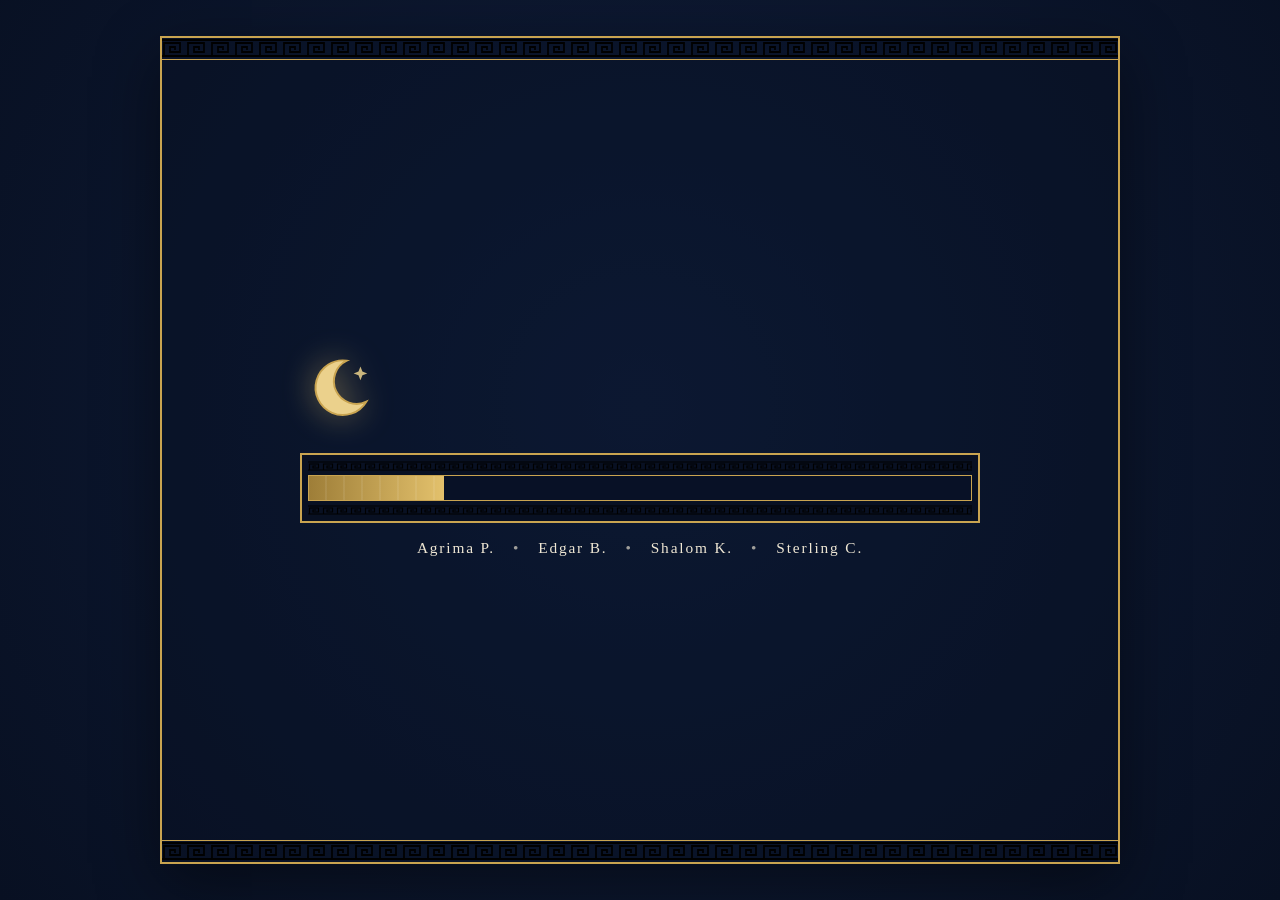
<file: animations/loadingbar.html>
<!DOCTYPE html>
<html lang="en">
<head>
  <meta charset="UTF-8" />
  <meta name="viewport" content="width=device-width, initial-scale=1.0" />
  <title>Loading</title>
  <style>
    :root {
      --duration: 5000ms;

      /* Dark Blue theme (from screenshot 2) */
      --dark-bg-outer: #081022;
      --dark-bg-inner: #0f1d3b;
      --dark-border: #c9a450;
      --dark-text: #efe7d4;
      --dark-bar-track: #081126;
      --dark-bar-fill-1: #9e7e38;
      --dark-bar-fill-2: #e3c16c;

      /* Light Sand theme (from screenshot 3) */
      --sand-bg-outer: #dfd5c1;
      --sand-bg-inner: #eee6d6;
      --sand-border: #826120;
      --sand-text: #2a2115;
      --sand-bar-track: #dfd4be;
      --sand-bar-fill-1: #826120;
      --sand-bar-fill-2: #c59b41;
    }

    * {
      box-sizing: border-box;
      margin: 0;
      padding: 0;
    }

    html, body {
      width: 100%;
      height: 100%;
      overflow: hidden;
      font-family: "Cinzel", "Palatino Linotype", "Book Antiqua", Georgia, serif;
    }

    .stage {
      position: relative;
      width: 100%;
      height: 100%;
      display: flex;
      justify-content: center;
      align-items: center;
      padding: clamp(16px, 3vw, 36px);
      background: radial-gradient(circle at 50% 45%, var(--dark-bg-inner) 0%, var(--dark-bg-outer) 100%);
      color: var(--dark-text);
      transition: color 0.85s ease;
    }

    .stage::before {
      content: "";
      position: absolute;
      inset: 0;
      background: radial-gradient(circle at 50% 45%, var(--sand-bg-inner) 0%, var(--sand-bg-outer) 100%);
      opacity: 0;
      transition: opacity 0.9s ease-in-out;
      z-index: 0;
      pointer-events: none;
    }

    .stage.is-day::before {
      opacity: 1;
    }

    .stage.is-day {
      color: var(--sand-text);
    }

    /* Outer Greek-themed page frame */
    .page-frame {
      position: relative;
      z-index: 1;
      width: 100%;
      max-width: 960px;
      height: 100%;
      border: 2px solid var(--dark-border);
      display: flex;
      flex-direction: column;
      justify-content: space-between;
      background: rgba(8, 16, 34, 0.35);
      box-shadow: 0 20px 60px rgba(0, 0, 0, 0.45);
      transition: border-color 0.85s ease, background 0.85s ease, box-shadow 0.85s ease;
    }

    .stage.is-day .page-frame {
      border-color: var(--sand-border);
      background: rgba(245, 239, 226, 0.45);
      box-shadow: 0 18px 48px rgba(74, 57, 26, 0.16);
    }

    /* Top & Bottom Greek Meander Border */
    .greek-strip {
      width: 100%;
      height: 22px;
      flex-shrink: 0;
      color: var(--dark-border);
      border-bottom: 1.5px solid currentColor;
      transition: color 0.85s ease;
    }

    .greek-strip.bottom {
      border-bottom: none;
      border-top: 1.5px solid currentColor;
    }

    .stage.is-day .greek-strip {
      color: var(--sand-border);
    }

    .greek-strip svg {
      display: block;
      width: 100%;
      height: 100%;
    }

    /* Center Loading Area */
    .center-area {
      position: relative;
      flex: 1;
      width: 100%;
      display: flex;
      flex-direction: column;
      align-items: center;
      justify-content: center;
      padding: 24px clamp(16px, 5vw, 64px);
    }

    /* Moon on Left (dark) & Sun on Right (light sand) */
    .celestial-row {
      width: 100%;
      max-width: 680px;
      height: 90px;
      display: flex;
      align-items: center;
      justify-content: space-between;
      margin-bottom: 20px;
      pointer-events: none;
    }

    .celestial {
      width: 78px;
      height: 78px;
      display: flex;
      align-items: center;
      justify-content: center;
      transition: opacity 0.85s ease, transform 0.9s ease;
    }

    .moon-wrap {
      opacity: 1;
      transform: translateY(0) scale(1);
      filter: drop-shadow(0 0 16px rgba(227, 193, 108, 0.45));
    }

    .stage.is-day .moon-wrap {
      opacity: 0;
      transform: translateY(10px) scale(0.82);
    }

    .sun-wrap {
      opacity: 0;
      transform: translateY(10px) scale(0.82) rotate(-25deg);
      filter: drop-shadow(0 0 14px rgba(197, 155, 65, 0.35));
    }

    .stage.is-day .sun-wrap {
      opacity: 1;
      transform: translateY(0) scale(1) rotate(0deg);
    }

    /* Greek-Outlined Loading Bar */
    .loader-shell {
      width: 100%;
      max-width: 680px;
      padding: 6px;
      border: 2px solid var(--dark-border);
      background: var(--dark-bg-outer);
      transition: border-color 0.85s ease, background 0.85s ease;
    }

    .stage.is-day .loader-shell {
      border-color: var(--sand-border);
      background: var(--sand-bg-inner);
    }

    .bar-greek-trim {
      width: 100%;
      height: 10px;
      color: var(--dark-border);
      transition: color 0.85s ease;
    }

    .stage.is-day .bar-greek-trim {
      color: var(--sand-border);
    }

    .bar-greek-trim svg {
      display: block;
      width: 100%;
      height: 100%;
    }

    .loader-track {
      position: relative;
      width: 100%;
      height: 26px;
      margin: 4px 0;
      background: var(--dark-bar-track);
      border: 1.5px solid var(--dark-border);
      overflow: hidden;
      transition: background 0.85s ease, border-color 0.85s ease;
    }

    .stage.is-day .loader-track {
      background: var(--sand-bar-track);
      border-color: var(--sand-border);
    }

    .loader-fill {
      position: relative;
      width: 0%;
      height: 100%;
      background: linear-gradient(90deg, var(--dark-bar-fill-1), var(--dark-bar-fill-2));
      transition: background 0.85s ease;
    }

    .stage.is-day .loader-fill {
      background: linear-gradient(90deg, var(--sand-bar-fill-1), var(--sand-bar-fill-2));
    }

    .loader-fill::after {
      content: "";
      position: absolute;
      inset: 0;
      opacity: 0.22;
      background-image: repeating-linear-gradient(
        90deg,
        transparent 0px,
        transparent 16px,
        rgba(255, 255, 255, 0.35) 16px,
        rgba(255, 255, 255, 0.35) 18px
      );
    }

    /* Teammate Names Right Underneath the Loading Bar */
    .teammates-list {
      width: 100%;
      max-width: 680px;
      margin-top: 16px;
      display: flex;
      flex-wrap: wrap;
      justify-content: center;
      align-items: center;
      gap: 8px 18px;
      font-size: clamp(0.78rem, 1.8vw, 0.96rem);
      letter-spacing: 0.12em;
      text-align: center;
    }

    .teammates-list .dot {
      opacity: 0.65;
    }

    @media (max-width: 520px) {
      .teammates-list .dot {
        display: none;
      }
      .teammates-list {
        gap: 6px 16px;
      }
      .celestial {
        width: 62px;
        height: 62px;
      }
    }
  </style>
</head>
<body>
  <!-- Reusable SVG Greek Meander Patterns -->
  <svg width="0" height="0" style="position:absolute" aria-hidden="true">
    <defs>
      <pattern id="greek-meander-lg" width="24" height="20" patternUnits="userSpaceOnUse">
        <path
          d="M0 2 H24 M0 18 H24 M2 18 V5 H18 V14 H8 V9 H13 V11"
          fill="none"
          stroke="currentColor"
          stroke-width="1.8"
          stroke-linecap="square"
          stroke-linejoin="miter"
        />
      </pattern>

      <pattern id="greek-meander-sm" width="14" height="10" patternUnits="userSpaceOnUse">
        <path
          d="M0 1 H14 M0 9 H14 M1.5 9 V3 H10.5 V7 H5 V5 H7.5"
          fill="none"
          stroke="currentColor"
          stroke-width="1.2"
          stroke-linecap="square"
        />
      </pattern>
    </defs>
  </svg>

  <main class="stage" id="stage">
    <div class="page-frame">
      <!-- Top Greek Meander Border -->
      <div class="greek-strip" aria-hidden="true">
        <svg preserveAspectRatio="none">
          <rect width="100%" height="100%" fill="url(#greek-meander-lg)" />
        </svg>
      </div>

      <!-- Center Content -->
      <section class="center-area" aria-label="Loading">
        <!-- Moon on Left (Dark) & Sun on Right (Light Sand) -->
        <div class="celestial-row">
          <div class="celestial moon-wrap" aria-label="Moon">
            <svg viewBox="0 0 80 80" width="100%" height="100%">
              <path
                d="M48 12 A28 28 0 1 0 68 54 A22 22 0 1 1 48 12 Z"
                fill="#ebd18c"
                stroke="#c9a450"
                stroke-width="2"
              />
              <path d="M62 18 L64 23 L69 25 L64 27 L62 32 L60 27 L55 25 L60 23 Z" fill="#ebd18c" opacity="0.85" />
            </svg>
          </div>

          <div class="celestial sun-wrap" aria-label="Sun">
            <svg viewBox="0 0 80 80" width="100%" height="100%">
              <circle cx="40" cy="40" r="16" fill="#d4a038" stroke="#826120" stroke-width="2" />
              <g stroke="#826120" stroke-width="2.2" stroke-linecap="round">
                <line x1="40" y1="8" x2="40" y2="18" />
                <line x1="40" y1="62" x2="40" y2="72" />
                <line x1="8" y1="40" x2="18" y2="40" />
                <line x1="62" y1="40" x2="72" y2="40" />
                <line x1="17.4" y1="17.4" x2="24.5" y2="24.5" />
                <line x1="55.5" y1="55.5" x2="62.6" y2="62.6" />
                <line x1="62.6" y1="17.4" x2="55.5" y2="24.5" />
                <line x1="24.5" y1="55.5" x2="17.4" y2="62.6" />
              </g>
            </svg>
          </div>
        </div>

        <!-- Greek-Outlined Loading Bar -->
        <div class="loader-shell">
          <div class="bar-greek-trim" aria-hidden="true">
            <svg preserveAspectRatio="none">
              <rect width="100%" height="100%" fill="url(#greek-meander-sm)" />
            </svg>
          </div>

          <div
            class="loader-track"
            role="progressbar"
            aria-valuemin="0"
            aria-valuemax="100"
            aria-valuenow="0"
            id="progress-track"
          >
            <div class="loader-fill" id="loader-fill"></div>
          </div>

          <div class="bar-greek-trim" aria-hidden="true">
            <svg preserveAspectRatio="none">
              <rect width="100%" height="100%" fill="url(#greek-meander-sm)" />
            </svg>
          </div>
        </div>

        <!-- Names Right Underneath the Loading Bar (Alphabetical by First Name) -->
        <div class="teammates-list">
          <span>Agrima P.</span>
          <span class="dot" aria-hidden="true">•</span>
          <span>Edgar B.</span>
          <span class="dot" aria-hidden="true">•</span>
          <span>Shalom K.</span>
          <span class="dot" aria-hidden="true">•</span>
          <span>Sterling C.</span>
        </div>
      </section>

      <!-- Bottom Greek Meander Border -->
      <div class="greek-strip bottom" aria-hidden="true">
        <svg preserveAspectRatio="none">
          <rect width="100%" height="100%" fill="url(#greek-meander-lg)" />
        </svg>
      </div>
    </div>
  </main>

  <script>
    const TOTAL_MS = 5000;
    const SWITCH_AT = 0.44; // Switches from dark blue to light sand smoothly mid-load (~2.2s)

    const stage = document.getElementById("stage");
    const loaderFill = document.getElementById("loader-fill");
    const progressTrack = document.getElementById("progress-track");

    let rafId = null;

    function startLoading() {
      if (rafId) cancelAnimationFrame(rafId);

      stage.classList.remove("is-day");
      loaderFill.style.width = "0%";
      progressTrack.setAttribute("aria-valuenow", "0");

      const startTime = performance.now();
      let switchedToDay = false;

      function tick(now) {
        const elapsed = now - startTime;
        const progress = Math.min(elapsed / TOTAL_MS, 1);
        const pct = Math.round(progress * 100);

        loaderFill.style.width = (progress * 100).toFixed(2) + "%";
        progressTrack.setAttribute("aria-valuenow", String(pct));

        if (!switchedToDay && progress >= SWITCH_AT) {
          switchedToDay = true;
          stage.classList.add("is-day");
        }

        if (progress < 1) {
          rafId = requestAnimationFrame(tick);
        } else if (window.parent !== window) {
          // Lets a host page (the extension's tracker view) fade this out the moment the bar completes.
          window.parent.postMessage({ source: "loadingbar", type: "done" }, "*");
        }
      }

      rafId = requestAnimationFrame(tick);
    }

    window.addEventListener("DOMContentLoaded", startLoading);
  </script>
</body>
</html>
</file>
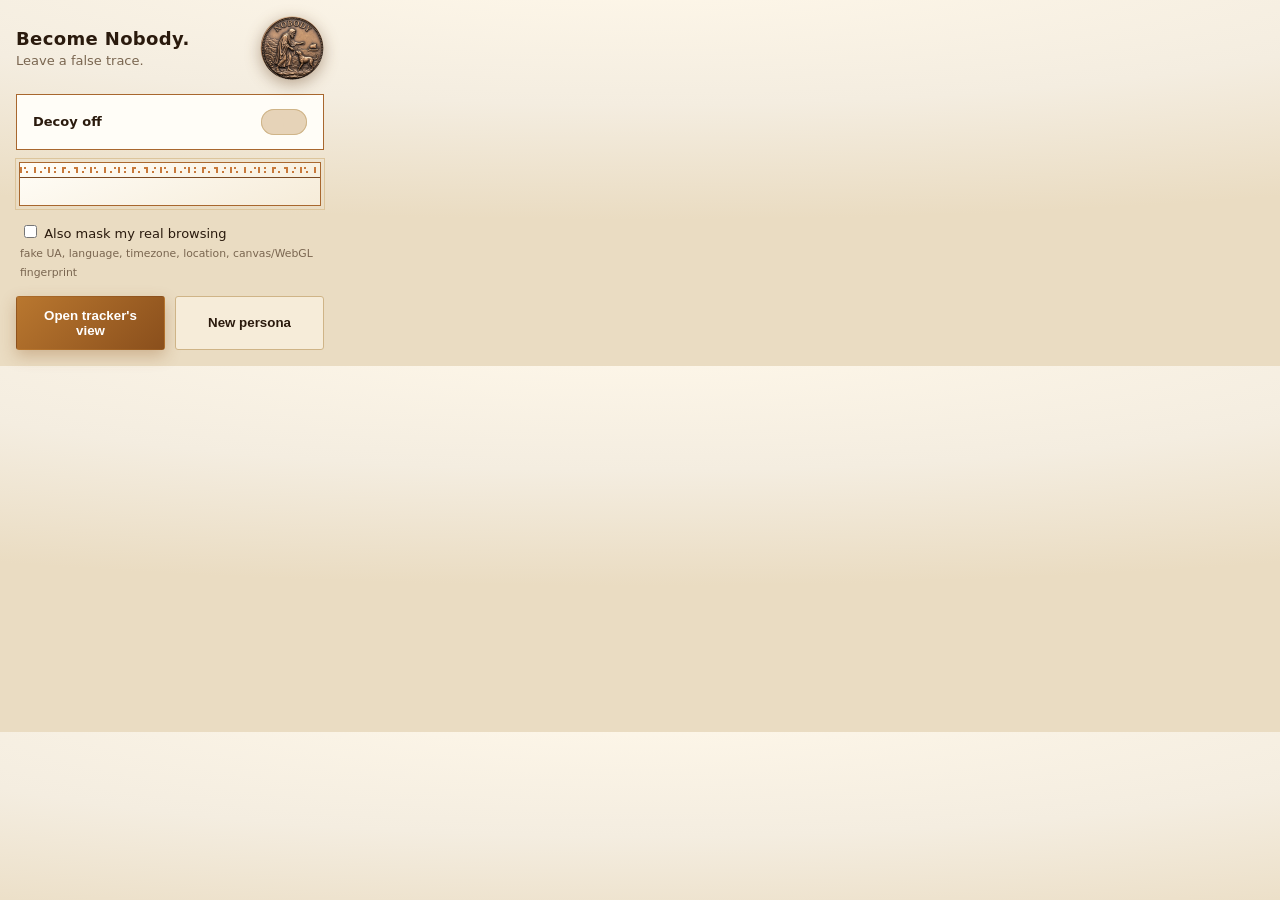
<file: popup/popup.html>
<!doctype html><html data-theme="light"><head><meta charset="utf-8"><link rel="stylesheet" href="popup.css"></head><body>
<header><div><h1>Become Nobody.</h1><p>Leave a false trace.</p></div><div class="coin" title="Nobody"><img class="f" src="../assets/coin-front.png" alt=""><img class="b" src="../assets/coin-back.png" alt=""></div></header>
<label class="big"><span id="stateText">Decoy off</span><input type="checkbox" id="toggle"><i class="sw"></i></label>
<section id="persona" class="card"></section>
<label class="row"><input type="checkbox" id="mask"> Also mask my real browsing<br><small>fake UA, language, timezone, location, canvas/WebGL fingerprint</small></label>
<div class="btns"><button id="open" class="primary">Open tracker's view</button><button id="reroll">New persona</button></div>
<script src="popup.js" type="module"></script></body></html>
</file>
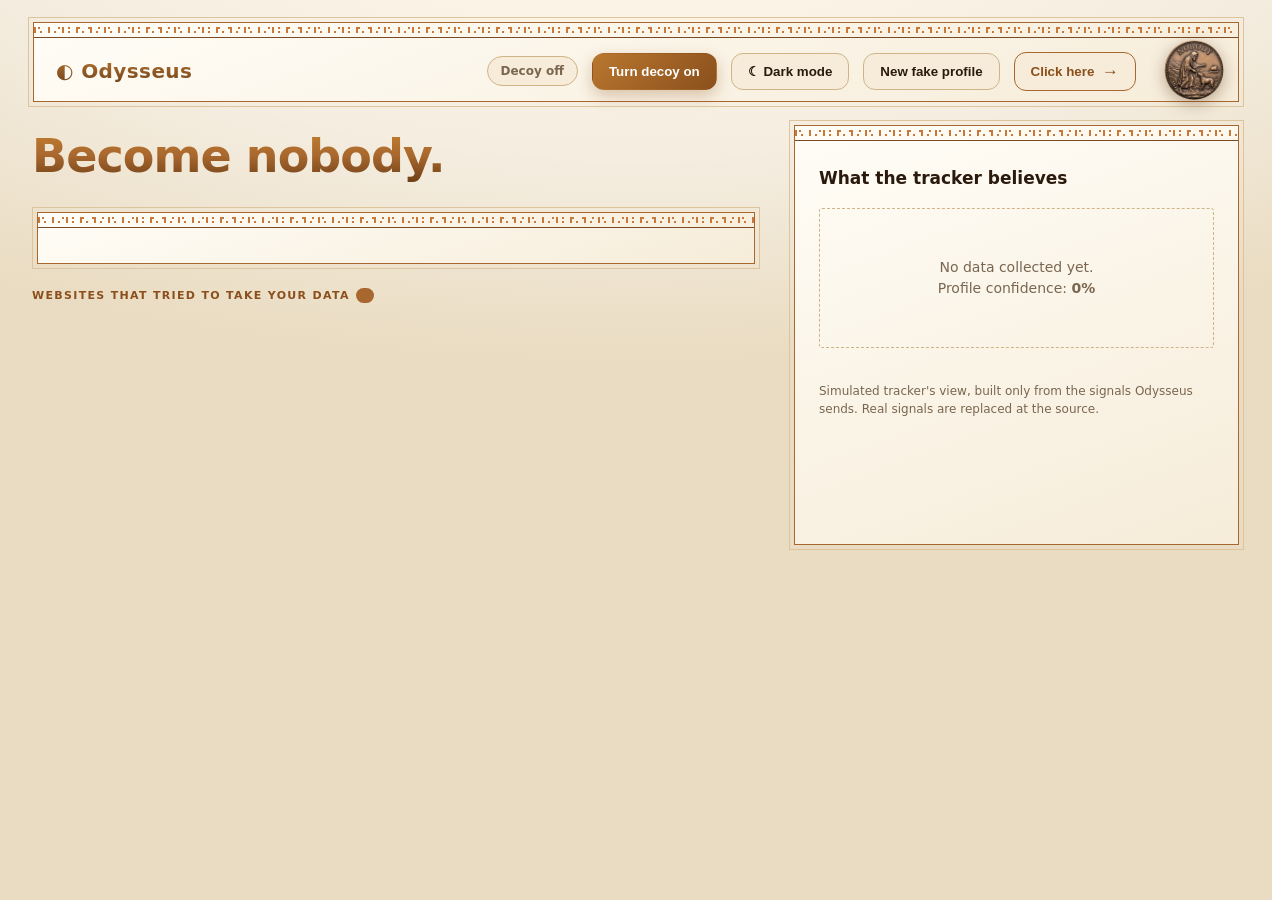
<file: tracker/profile.html>
<!doctype html><html><head><meta charset="utf-8"><title>Become Nobody.</title><link rel="stylesheet" href="profile.css"><script src="theme.js"></script></head><body>
<div id="intro"><iframe id="introFrame" title="Become Nobody. is loading"></iframe></div>
<nav><div class="brand">◐ Odysseus</div>
<div class="ctl"><span id="status" class="pill off">Decoy off</span>
<button id="toggle" class="primary">Turn decoy on</button><button id="theme" title="Switch between dark and light mode">☀ Light mode</button><button id="reroll">New fake profile</button><button id="hint" type="button">Click here <span class="hint-arrow">→</span></button><div class="coin" id="coin" title="Enter Polyphemus"><img class="f" src="../assets/coin-front.png" alt=""><img class="b" src="../assets/coin-back.png" alt=""></div></div></nav>
<main>
 <section class="col">
  <h1>Become nobody.</h1>
  <div id="persona" class="persona"></div>
  <h3>Websites that tried to take your data <span id="siteCount" class="count"></span></h3>
  <div id="sites"></div>
 </section>
 <aside class="col">
  <h2>What the tracker believes</h2>
  <div id="empty" class="empty">No data collected yet.<br>Profile confidence: <b>0%</b></div>
  <div id="profile" hidden>
   <div class="conf"><div>Profile confidence <b id="confTxt"></b></div><div class="bar"><i id="confBar"></i></div></div>
   <h3 id="intTitle">Interests</h3><div id="interests"></div>
  </div>
  <div id="stats"></div>
  <p class="small">Simulated tracker's view, built only from the signals Odysseus sends. Real signals are replaced at the source.</p>
 </aside>
</main>
<script src="../assets/flags.js"></script>
<script src="intro.js" type="module"></script>
<script src="profile.js" type="module"></script></body></html>
</file>
<file: polyphemus/theme.css>
/* Polyphemus x Odysseus visual identity: black & blue, Greek-key frames, coin logo. */
:root{--gk:#3b82f6;--gk2:#1d4ed8;--gkdim:#142a55}
html body{background:radial-gradient(90% 45% at 50% -10%,#0a1a3d 0%,#03060f 55%,#02040a 100%) fixed!important}

/* Greek-key frame on every card */
html body .bg-panel.rounded-2xl,
html body .bg-gradient-to-r.rounded-2xl{
  position:relative;border-radius:0!important;border:1px solid var(--gk2)!important;outline:1px solid var(--gkdim);outline-offset:4px;
  padding-top:34px!important;box-shadow:none!important}
html body .bg-panel.rounded-2xl:before,
html body .bg-gradient-to-r.rounded-2xl:before{
  content:"";position:absolute;left:0;right:0;top:0;height:14px;border-bottom:1px solid var(--gk2);pointer-events:none;
  background:
   repeating-linear-gradient(90deg,transparent 0 4px,var(--gk) 4px 6px,transparent 6px 10px) 0 4px/100% 2px no-repeat,
   repeating-linear-gradient(90deg,var(--gk) 0 2px,transparent 2px 14px) 0 4px/100% 6px no-repeat,
   repeating-linear-gradient(90deg,transparent 0 6px,var(--gk) 6px 8px,transparent 8px 14px) 0 8px/100% 2px no-repeat}
html body main section{padding:5px}
/* Pinned header: an opaque band in the page's own background (inherited, so it follows the theme) sits behind it,
   so content scrolls out of sight under the header instead of showing around its frame. */
body::after{content:"";position:fixed;top:0;left:0;right:0;height:110px;background:inherit;z-index:39}
html body main .space-y-6>*+*{margin-top:30px}
/* square-ish inner elements to match */
html body .rounded-xl,html body .rounded-lg{border-radius:4px!important}
html body .rounded-md{border-radius:3px!important}

/* Header: floating Greek-key card, same construction as the Odysseus header */
html body header{position:sticky!important;top:22px!important;z-index:40;margin:22px 33px 0!important;border:1px solid var(--gk2)!important;outline:1px solid var(--gkdim);outline-offset:4px;
  border-radius:0!important;background:linear-gradient(160deg,#0a1426,#050a14)!important;box-shadow:none!important;backdrop-filter:none!important;
  padding:28px 22px 12px!important}
html body header>div{max-width:none!important;margin:0!important}
html body header:before{content:"";position:absolute;left:0;right:0;top:0;height:14px;border-bottom:1px solid var(--gk2);pointer-events:none;
  background:
   repeating-linear-gradient(90deg,transparent 0 4px,var(--gk) 4px 6px,transparent 6px 10px) 0 4px/100% 2px no-repeat,
   repeating-linear-gradient(90deg,var(--gk) 0 2px,transparent 2px 14px) 0 4px/100% 6px no-repeat,
   repeating-linear-gradient(90deg,transparent 0 6px,var(--gk) 6px 8px,transparent 8px 14px) 0 8px/100% 2px no-repeat}

html body ::-webkit-scrollbar-thumb{background:#1e3a8a}

/* Coin logo: front by default, flips to the back on hover; click returns to Odysseus */
.coin{position:relative;flex:none;width:72px;height:72px;perspective:600px;cursor:pointer}
.coin img{position:absolute;inset:0;width:100%;height:100%;border-radius:50%;backface-visibility:hidden;transition:transform .7s cubic-bezier(.4,.2,.2,1);filter:drop-shadow(0 4px 10px rgba(59,130,246,.5))}
.coin .b{transform:rotateY(180deg)}
.coin:hover .f{transform:rotateY(180deg)}.coin:hover .b{transform:rotateY(360deg)}

/* Coin: same fixed spot (and size) as on the Odysseus page, so switching pages feels seamless */
html{scrollbar-gutter:stable}
.coin{position:fixed;top:40px;right:56px;width:60px;height:60px;z-index:60}
html body header{padding-right:136px!important}
::-webkit-scrollbar{width:8px;height:8px} /* match the Odysseus page so the coin lines up to the pixel */
html body header h1{white-space:nowrap}
html body header{min-height:0}

/* Header height identical to the Odysseus header */
@media(min-width:1100px){html body header{height:80px;padding-bottom:10px!important}}

/* Left-align the content like the Odysseus page (full width, same side padding) instead of a centered column */
html body main{max-width:none!important;margin-left:0!important;margin-right:0!important;padding:18px 33px 32px 37px!important}
html body main section{padding:0}

/* ===== Live Data Auction ===== */
.mk-up{color:#22c55e}.mk-dn{color:#ef4444}.mk-mut{color:#94a3b8}
.mk-k{font:700 11px ui-monospace,Menlo,Consolas,monospace;letter-spacing:.12em;text-transform:uppercase;color:#60a5fa}
.mk-tag{display:inline-block;border:1px solid rgba(59,130,246,.55);background:rgba(37,99,235,.14);color:#93c5fd;padding:2px 9px;font:700 10px ui-monospace,Menlo,Consolas,monospace;letter-spacing:.06em;border-radius:3px;white-space:nowrap}
.mk-tag-live{border-color:rgba(34,197,94,.5);background:rgba(34,197,94,.12);color:#4ade80}
.mk-dot{display:inline-block;width:7px;height:7px;border-radius:50%;background:#22c55e;box-shadow:0 0 0 3px rgba(34,197,94,.25);animation:mkPulse 1.6s ease-in-out infinite}
@keyframes mkPulse{0%,100%{box-shadow:0 0 0 2px rgba(34,197,94,.30)}50%{box-shadow:0 0 0 5px rgba(34,197,94,.05)}}

.mk-tiles{display:grid;grid-template-columns:repeat(2,1fr);gap:10px}
@media(min-width:640px){.mk-tiles{grid-template-columns:repeat(4,1fr)}}
.mk-tile{border:1px solid #142544;background:#02040a;padding:9px 14px;min-width:140px;border-radius:4px}
.mk-tile small{display:block;color:#64748b;font:700 9.5px ui-monospace,Menlo,Consolas,monospace;letter-spacing:.1em;text-transform:uppercase}
.mk-tile b{font:800 19px ui-monospace,Menlo,Consolas,monospace;color:#fff}.mk-tile b.mk-sm{font-size:15px}
.mk-tile i{font-style:normal;font:700 11px ui-monospace,Menlo,Consolas,monospace;margin-left:6px}

.mk-flag{display:inline-flex;flex:none;margin-right:8px;border:1px solid rgba(255,255,255,.22);border-radius:2px;overflow:hidden;line-height:0;vertical-align:middle}
.mk-flag svg{display:block}
.mk-flag-none{padding:0 2px;line-height:1;font-size:14px;border:none}

.mk-table{width:100%;border-collapse:collapse;margin-top:12px}
.mk-table th{font:700 9.5px ui-monospace,Menlo,Consolas,monospace;letter-spacing:.1em;text-transform:uppercase;color:#64748b;text-align:left;padding:6px 8px;border-bottom:1px solid #142544;white-space:nowrap;user-select:none}
.mk-table th[data-sort]{cursor:pointer}.mk-table th[data-sort]:hover,.mk-table th.mk-sorted{color:#93c5fd}
.mk-table th[data-sort]::after{content:attr(data-arrow);margin-left:4px}
.mk-table th.num,.mk-table td.num{text-align:right}.mk-table th.c,.mk-table td.c{text-align:center}
.mk-table td{padding:8px;border-bottom:1px solid #0c1830;vertical-align:middle}
.mk-table td.num{font:600 12.5px ui-monospace,Menlo,Consolas,monospace;white-space:nowrap}
.mk-table tbody tr{cursor:pointer}.mk-table tbody tr:hover td{background:rgba(37,99,235,.07)}
.mk-table tbody tr.sel td{background:rgba(37,99,235,.16)}.mk-table tbody tr.sel td:first-child{box-shadow:inset 3px 0 0 #3b82f6}
.mk-sym b{font:800 13px ui-monospace,Menlo,Consolas,monospace;color:#fff}
.mk-live-tag{margin-left:6px;font:700 8.5px ui-monospace,Menlo,Consolas,monospace;color:#4ade80;border:1px solid rgba(34,197,94,.5);padding:0 4px;border-radius:3px;vertical-align:1px}
.mk-prof{line-height:1.25;color:#e2e8f0}.mk-prof .mk-n{display:flex;align-items:center}.mk-prof small{display:block;color:#64748b;font-size:11px;margin-left:30px}
.mk-tier{display:inline-block;font:800 10px ui-monospace,Menlo,Consolas,monospace;padding:1px 6px;border-radius:3px;border:1px solid}
.mk-tier.t1,.mk-legend b.t1{color:#60a5fa;border-color:#60a5fa66}.mk-tier.t2,.mk-legend b.t2{color:#818cf8;border-color:#818cf866}.mk-tier.t3,.mk-legend b.t3{color:#94a3b8;border-color:#94a3b866}
.mk-table td.mk-last{font-weight:800;font-size:14px;color:#fff}
.mk-fu{animation:mkFlashUp .8s ease-out}.mk-fd{animation:mkFlashDn .8s ease-out}
@keyframes mkFlashUp{0%{box-shadow:inset 0 0 0 100px rgba(34,197,94,.38);color:#4ade80}100%{box-shadow:inset 0 0 0 100px rgba(34,197,94,0)}}
@keyframes mkFlashDn{0%{box-shadow:inset 0 0 0 100px rgba(239,68,68,.38);color:#f87171}100%{box-shadow:inset 0 0 0 100px rgba(239,68,68,0)}}
.mk-spark svg{display:block}
.mk-legend{display:flex;flex-wrap:wrap;gap:16px;margin-top:12px;color:#64748b;font-size:11px}
.mk-legend b{margin-right:5px;font:800 10px ui-monospace,Menlo,Consolas,monospace}.mk-legend .grow{margin-left:auto}

.mk-selname{margin-top:8px}.mk-snr{display:flex;align-items:center}.mk-snr b{color:#fff;font-size:15px}.mk-sns{color:#94a3b8;font-size:12px;margin:2px 0 0 34px}
.mk-px{font:800 38px ui-monospace,Menlo,Consolas,monospace;color:#fff}
.mk-pxchg{font:700 14px ui-monospace,Menlo,Consolas,monospace;margin-left:10px}
.mk-stats{display:grid;grid-template-columns:repeat(4,1fr);gap:8px;margin-top:10px}
.mk-st{border:1px solid #142544;background:#02040a;padding:6px 9px;border-radius:3px}
.mk-st small{display:block;color:#64748b;font:700 9px ui-monospace,Menlo,Consolas,monospace;letter-spacing:.08em;text-transform:uppercase}
.mk-st b{font:700 12.5px ui-monospace,Menlo,Consolas,monospace}
.mk-book{margin-top:12px;font:12px ui-monospace,Menlo,Consolas,monospace}
.mk-lvl{display:grid;grid-template-columns:62px 34px 1fr;gap:8px;padding:3px 8px;position:relative}
.mk-lvl span{position:relative;z-index:1}.mk-lvl span:nth-child(3){color:#cbd5e1}
.mk-lvl i{position:absolute;left:0;top:0;bottom:0;opacity:.16;z-index:0}
.mk-spread{text-align:center;color:#64748b;font:700 10px ui-monospace,Menlo,Consolas,monospace;letter-spacing:.08em;padding:4px;border-top:1px dashed #142544;border-bottom:1px dashed #142544;margin:3px 0}
.mk-sell{display:block;width:100%;margin-top:12px;text-align:center;padding:11px;background:linear-gradient(90deg,#16a34a,#22c55e);color:#02130a;font-weight:800;font-size:12px;letter-spacing:.06em;text-transform:uppercase;border:0;cursor:pointer;transition:filter .15s}
.mk-sell:hover{filter:brightness(1.1)}

.mk-fac{display:grid;grid-template-columns:repeat(2,1fr);gap:12px;margin-top:14px}
@media(min-width:1024px){.mk-fac{grid-template-columns:repeat(5,1fr) 1.15fr}}
.mk-f{border:1px solid #142544;background:#02040a;padding:10px 12px;position:relative;border-radius:3px}
.mk-f small{display:block;color:#64748b;font:700 9.5px ui-monospace,Menlo,Consolas,monospace;letter-spacing:.1em;text-transform:uppercase}
.mk-f .v{margin:5px 0 2px;font-weight:600;color:#e2e8f0;line-height:1.3;min-height:34px;display:block}
.mk-f .v em{font-style:normal;color:#64748b;font-size:11px;display:block;font-weight:400}
.mk-f .x{font:800 22px ui-monospace,Menlo,Consolas,monospace;color:#7dd3fc}.mk-f .x.low{color:#94a3b8}
.mk-bar{position:relative;height:6px;background:#0b1630;border:1px solid #142544;margin-top:8px}
.mk-bar:after{content:"";position:absolute;left:50%;top:-3px;bottom:-3px;width:1px;background:#475569}
.mk-bar i{position:absolute;top:0;bottom:0;background:#38bdf8}.mk-bar i.l{background:#64748b}
.mk-f .op{display:none;position:absolute;right:-10px;top:50%;transform:translateY(-50%);width:20px;text-align:center;color:#38bdf8;font:800 16px ui-monospace,Menlo,Consolas,monospace;z-index:3}
@media(min-width:1024px){.mk-f .op{display:block}}
.mk-res{background:linear-gradient(160deg,#0a1f4a,#060b17);border-color:#2563eb}.mk-res .x{font-size:30px;color:#fff}

.mk-tr{display:grid;grid-template-columns:62px 58px 1fr auto;gap:10px;align-items:center;padding:7px 8px;border-bottom:1px solid #0c1830;font:12px ui-monospace,Menlo,Consolas,monospace}
.mk-tr .t{color:#64748b}.mk-tr span:nth-child(3){overflow:hidden;text-overflow:ellipsis;white-space:nowrap}
.mk-tr .g{font-weight:700;font-size:9.5px;border:1px solid;padding:1px 5px;border-radius:3px;text-align:center}
.mk-tr .g.trade{color:#38bdf8;border-color:rgba(56,189,248,.45)}.mk-tr .g.sig{color:#fbbf24;border-color:rgba(251,191,36,.45)}
.mk-empty{color:#64748b;text-align:center;padding:22px 0;font-size:12px}

/* the page-wide `svg{max-width:1.5rem;max-height:1.5rem}` rule is for icons; charts, sparklines and flags need their real size */
html body #auChart svg,html body .mk-spark svg,html body .mk-flag svg{max-width:none;max-height:none}

/* ===== Educational guide (What You Could Have Lost) ===== */
.gd-tag{display:inline-block;border:1px solid rgba(59,130,246,.55);background:rgba(37,99,235,.14);color:#93c5fd;padding:2px 9px;font:700 10px ui-monospace,Menlo,Consolas,monospace;letter-spacing:.06em;border-radius:3px}
.gd-hero{display:grid;grid-template-columns:1fr;gap:26px;align-items:start}
@media(min-width:1024px){.gd-hero{grid-template-columns:1fr 400px;gap:34px}}
.gd-lead{color:#cbd5e1;font-size:15px;line-height:1.65;max-width:720px;margin-top:12px}
.gd-toc{border:1px solid #142544;background:#02040a;padding:14px 16px;border-radius:4px}
.gd-toc b{display:block;font:700 10px ui-monospace,Menlo,Consolas,monospace;letter-spacing:.12em;text-transform:uppercase;color:#60a5fa;margin-bottom:10px}
.gd-toc div{columns:1;column-gap:18px}
@media(min-width:640px){.gd-toc div{columns:2}}
.gd-toc button{display:flex;align-items:center;gap:8px;width:100%;text-align:left;padding:4px 0;color:#cbd5e1;font-size:13px;background:none;border:0;cursor:pointer;break-inside:avoid}
.gd-toc button:hover{color:#fff}
.gd-toc i{font-style:normal;width:20px;height:20px;border:1px solid #1d4ed8;display:grid;place-items:center;font:800 10px ui-monospace,Menlo,Consolas,monospace;color:#93c5fd;flex:none}
#g1,#g2,#g3,#g4,#g5,#g6,#g7{scroll-margin-top:124px} /* leave room for the pinned header */
.gd-sh{display:flex;align-items:center;gap:12px}
.gd-num{width:32px;height:32px;border:1px solid #1d4ed8;background:rgba(37,99,235,.16);display:grid;place-items:center;font:800 14px ui-monospace,Menlo,Consolas,monospace;color:#93c5fd;flex:none}
.gd-sh h3{margin:0;font-size:22px;font-weight:800;color:#fff}
.gd-sub{color:#94a3b8;margin:4px 0 18px 44px;font-size:14px}
.gd-grid4,.gd-grid3,.gd-grid2{display:grid;gap:14px;grid-template-columns:1fr}
@media(min-width:640px){.gd-grid4,.gd-grid3,.gd-grid2{grid-template-columns:repeat(2,1fr)}}
@media(min-width:1024px){.gd-grid4{grid-template-columns:repeat(4,1fr)}.gd-grid3{grid-template-columns:repeat(3,1fr)}}
.gd-mini{border:1px solid #142544;background:#02040a;padding:16px 18px;border-radius:4px}
.gd-mini .ic{font-size:24px;line-height:1}
.gd-mini h4{margin:10px 0 6px;font-size:15.5px;font-weight:700;color:#fff}
.gd-mini p{color:#cbd5e1;font-size:13.5px;line-height:1.6}
.gd-callout{border:1px solid rgba(59,130,246,.55);background:rgba(37,99,235,.10);padding:13px 18px;margin-top:18px;display:flex;gap:14px;align-items:center;color:#dbeafe;font-size:14px;line-height:1.55}
.gd-callout .ci{font-size:22px;flex:none}
.gd-chip{display:inline-block;font:700 10px ui-monospace,Menlo,Consolas,monospace;letter-spacing:.06em;padding:2px 8px;border:1px solid;border-radius:3px;white-space:nowrap}
.gd-chip.b{color:#93c5fd;border-color:rgba(59,130,246,.6)}.gd-chip.s{color:#7dd3fc;border-color:rgba(56,189,248,.6)}.gd-chip.i{color:#a5b4fc;border-color:rgba(129,140,248,.6)}.gd-chip.m{color:#94a3b8;border-color:#334155}
.gd-col .head{display:flex;align-items:center;gap:8px;margin-bottom:10px;color:#94a3b8;font-size:12.5px}
.gd-list{margin:0;padding:0;list-style:none}
.gd-list li{display:flex;gap:10px;padding:9px 0;border-bottom:1px solid #0c1830;color:#cbd5e1;font-size:13.5px;line-height:1.55}
.gd-list li:last-child{border-bottom:0}
.gd-list .ck{flex:none;color:#38bdf8;font-weight:800;margin-top:1px}.gd-list .xx{flex:none;color:#64748b;font-weight:800;margin-top:1px}
.gd-myth{display:grid;grid-template-columns:1fr;gap:8px;align-content:start}
.gd-myth>.gd-chip{justify-self:start}
.gd-myth .m{color:#94a3b8;text-decoration:line-through;text-decoration-color:#475569;font-size:14px;font-weight:600}
.gd-myth .r{color:#cbd5e1;font-size:13.5px;line-height:1.6}
.gd-note{color:#64748b;font-size:12px;margin-top:14px}
.gd-foot{display:flex;flex-direction:column;gap:20px}
@media(min-width:768px){.gd-foot{flex-direction:row;justify-content:space-between;align-items:center;gap:30px}}
.gd-small{color:#64748b;font-size:12px;line-height:1.6;margin-top:10px}
.gd-foot .gd-small{margin-left:44px}
.gd-cta-wrap{text-align:right}.gd-cta-wrap .gd-small{margin:8px 0 0}
.gd-cta{padding:13px 22px;background:linear-gradient(90deg,#2563eb,#4f46e5);color:#fff;font-weight:800;font-size:12px;letter-spacing:.07em;text-transform:uppercase;white-space:nowrap;border:0;cursor:pointer;transition:filter .15s}
.gd-cta:hover{filter:brightness(1.12)}
.mk-clear{padding:3px 10px;border:1px solid #142544;background:#02040a;color:#94a3b8;font:700 10px ui-monospace,Menlo,Consolas,monospace;letter-spacing:.06em;border-radius:3px;cursor:pointer;white-space:nowrap;transition:color .15s,border-color .15s}
.mk-clear:hover{color:#fff;border-color:#3b82f6}
.gd-also{display:block;margin-top:10px;color:#64748b;font-size:12px}
</file>
<file: popup/popup.css>
:root{--bg:#050505;--card:#1a1009;--card2:#24160d;--bd:#4a2e1a;--fg:#f6ecdc;--mut:#ad9a84;--acc:#c8793a;--acc2:#e8b277}
*{box-sizing:border-box}
html{background:transparent}
body{margin:0;width:340px;padding:16px;color:var(--fg);font:13px/1.45 system-ui,-apple-system,"Segoe UI",sans-serif;
  background:radial-gradient(120% 70% at 50% -10%,#3a2410 0%,#0d0805 55%,#050505 100%);border-radius:22px}
header{display:flex;gap:12px;align-items:center;margin-bottom:14px}
.logo{width:42px;height:42px;border-radius:14px;display:grid;place-items:center;font-size:22px;color:#fff;
  background:linear-gradient(135deg,var(--acc),#5a3115);box-shadow:0 6px 18px rgba(200,121,58,.45)}
h1{margin:0;font-size:18px;letter-spacing:.02em}header p{margin:0;color:var(--mut)}
.big{display:flex;justify-content:space-between;align-items:center;padding:14px 16px;background:var(--card);border:1px solid var(--bd);
  border-radius:18px;font-weight:600;cursor:pointer;margin-bottom:12px;transition:.2s}
.big:hover{border-color:var(--acc)}.big input{display:none}
.sw{flex:none;width:46px;height:26px;border-radius:13px;background:#33210f;position:relative;transition:.25s;box-shadow:inset 0 0 0 1px var(--bd)}
.sw:after{content:"";position:absolute;top:3px;left:3px;width:20px;height:20px;border-radius:50%;background:#e6d3b8;transition:.25s}
input:checked~.sw{background:var(--acc);box-shadow:0 0 14px rgba(200,121,58,.6)}input:checked~.sw:after{left:23px;background:#fff}
.card{background:var(--card);border:1px solid var(--bd);border-radius:18px;padding:14px 16px;margin-bottom:12px}
.card b{font-size:15px}.tag{display:inline-block;background:var(--card2);border:1px solid var(--bd);color:#f0c892;border-radius:99px;padding:2px 10px;margin:5px 4px 0 0;font-size:11px}
.row{display:block;margin:10px 4px 14px;accent-color:var(--acc)}small{color:var(--mut)}
.btns{display:flex;gap:10px}
button{flex:1;padding:11px;border:1px solid var(--bd);border-radius:14px;background:var(--card2);color:var(--fg);cursor:pointer;font-weight:600;transition:.2s}
button:hover{border-color:var(--acc)}
button.primary{background:linear-gradient(135deg,var(--acc),#7a4a22);border-color:transparent;box-shadow:0 6px 16px rgba(200,121,58,.35)}

.coin{position:relative;flex:none;width:52px;height:52px;perspective:600px;cursor:pointer}
.coin img{position:absolute;inset:0;width:100%;height:100%;border-radius:50%;backface-visibility:hidden;transition:transform .7s cubic-bezier(.4,.2,.2,1);filter:drop-shadow(0 4px 10px rgba(200,121,58,.45))}
.coin .b{transform:rotateY(180deg)}
.coin:hover .f{transform:rotateY(180deg)}.coin:hover .b{transform:rotateY(360deg)}
header{justify-content:space-between}

button.primary{color:#1a0f06}
.count{color:#1a0f06}
.logo,.sw:after{color:#1a0f06}

.coin{width:76px;height:76px}

.coin{width:64px;height:64px}

/* ===== Greek-key cards ===== */
.card{position:relative;border-radius:0;padding-top:28px;background:linear-gradient(160deg,#1c110a,#120a05);border:1px solid #7a4a22;outline:1px solid #3a2410;outline-offset:3px;margin:0 3px 16px}
.card:before{content:"";position:absolute;left:0;right:0;top:0;height:14px;border-bottom:1px solid #7a4a22;
  background:repeating-linear-gradient(90deg,transparent 0 4px,#c8793a 4px 6px,transparent 6px 10px) 0 4px/100% 2px no-repeat,
  repeating-linear-gradient(90deg,#c8793a 0 2px,transparent 2px 14px) 0 4px/100% 6px no-repeat,
  repeating-linear-gradient(90deg,transparent 0 6px,#c8793a 6px 8px,transparent 8px 14px) 0 8px/100% 2px no-repeat}
.big{border-radius:0;border-color:#7a4a22}
button{border-radius:3px}.tag{border-radius:3px}

/* ===== Light mode (follows the Odysseus page toggle) ===== */
html[data-theme="light"]{--bg:#f4ede0;--card:#fffdf7;--card2:#f6ecd9;--bd:#cfb487;--fg:#2a1a0d;--mut:#7a6650;--acc:#a8672e;--acc2:#8a4f1c}
html[data-theme="light"] body{background:radial-gradient(120% 70% at 50% -10%,#fff8ea 0%,#f4ede0 55%,#eadcc2 100%)}
html[data-theme="light"] .card{background:linear-gradient(160deg,#fffdf7,#f6ecd9);border-color:#a8672e;outline-color:#dcc59c}
html[data-theme="light"] .big{background:#fffdf7;border-color:#a8672e}
html[data-theme="light"] .tag{background:#f6ecd9;color:#6b3f1c}
html[data-theme="light"] .sw{background:#e6d3b8}
html[data-theme="light"] input:checked~.sw{background:#a8672e}
html[data-theme="light"] button{background:#f6ecd9;color:#2a1a0d}
html[data-theme="light"] button.primary{background:linear-gradient(135deg,#b9772f,#8a4f1c);color:#fff;box-shadow:0 6px 16px rgba(138,79,28,.3)}
html[data-theme="light"] .coin img{filter:drop-shadow(0 4px 8px rgba(90,50,16,.4))}
</file>
<file: tracker/profile.css>
:root{--bg:#050505;--card:#170d07;--card2:#22150c;--bd:#4a2e1a;--fg:#f6ecdc;--mut:#ad9a84;--acc:#c8793a;--acc2:#e8b277;--ok:#f2c27b}
*{box-sizing:border-box}
body{margin:0;min-height:100vh;color:var(--fg);font:14px/1.5 system-ui,-apple-system,"Segoe UI",sans-serif;
  background:radial-gradient(90% 50% at 50% -10%,#3a2410 0%,#0d0805 55%,#050505 100%) fixed}
nav{display:flex;justify-content:space-between;align-items:center;margin:18px 28px 0;padding:14px 22px;border:1px solid var(--bd);
  border-radius:20px;background:rgba(20,7,8,.85);backdrop-filter:blur(6px)}
.brand{font-weight:800;font-size:20px;color:var(--acc2);letter-spacing:.02em}.brand span{color:var(--mut);font-weight:400;font-size:12px;margin-left:10px}
.ctl{display:flex;gap:10px;align-items:center}
button{border:1px solid var(--bd);border-radius:12px;padding:10px 16px;background:var(--card2);color:var(--fg);font-weight:600;cursor:pointer;transition:.2s}
button:hover{border-color:var(--acc)}
button.primary{background:linear-gradient(135deg,var(--acc),#7a4a22);border-color:transparent;box-shadow:0 6px 18px rgba(200,121,58,.4)}
.pill{padding:5px 13px;border-radius:99px;font-size:12px;font-weight:700;border:1px solid var(--bd)}
.pill.on{background:rgba(200,121,58,.18);color:var(--acc2);border-color:var(--acc);box-shadow:0 0 14px rgba(200,121,58,.4)}.pill.off{background:var(--card);color:var(--mut)}
.note{margin:16px 32px 0;color:var(--mut);font-size:12.5px}
main{display:grid;grid-template-columns:2fr 1fr;gap:20px;padding:18px 28px 32px}@media(max-width:900px){main{grid-template-columns:1fr}}
.col{background:linear-gradient(180deg,var(--card),#0c0805);border:1px solid var(--bd);border-radius:24px;padding:24px;min-height:420px;box-shadow:0 10px 40px rgba(0,0,0,.6)}
h2{margin:0 0 16px;font-size:17px}h3{margin:24px 0 10px;font-size:11px;text-transform:uppercase;letter-spacing:.12em;color:var(--acc2)}
code{color:var(--mut);font-size:11px;font-weight:400}
.empty{border:1px dashed var(--bd);border-radius:18px;padding:48px 20px;text-align:center;color:var(--mut)}
.facts{list-style:none;padding:0;color:var(--mut)}.facts li{padding:8px 0;border-bottom:1px solid #1f1f1f}
.small{font-size:12px;color:var(--mut)}
.conf{display:flex;flex-direction:column;gap:8px}.bar{height:12px;background:#2a1a0f;border-radius:99px;overflow:hidden;border:1px solid var(--bd)}
.bar i{display:block;height:100%;width:0;border-radius:99px;background:linear-gradient(90deg,#6b3f1c,var(--acc),var(--ok));transition:width .6s;box-shadow:0 0 12px rgba(200,121,58,.7)}
.grid{display:grid;grid-template-columns:repeat(auto-fit,minmax(150px,1fr));gap:12px;margin-top:18px}
.cell{background:var(--card2);border:1px solid var(--bd);border-radius:16px;padding:12px 14px}.cell small{display:block;color:var(--mut);font-size:11px;margin-bottom:2px}
.int{display:grid;grid-template-columns:150px 1fr 46px;gap:12px;align-items:center;margin:9px 0;animation:in .4s}
.int .b{height:12px;background:#2a1a0f;border-radius:99px;overflow:hidden}.int .b i{display:block;height:100%;border-radius:99px;background:linear-gradient(90deg,#6b3f1c,var(--acc2));transition:width .6s}
.int em{font-style:normal;color:var(--mut);font-size:12px;display:block}.int span.p{text-align:right;font-variant-numeric:tabular-nums}
ul#timeline{list-style:none;padding:0;margin:0;max-height:240px;overflow:auto;font-size:12.5px}
#timeline li{padding:7px 0;border-bottom:1px solid var(--bd);color:var(--mut);animation:in .4s}#timeline b{color:var(--fg);font-weight:500}
@keyframes in{from{opacity:0;transform:translateY(-4px)}to{opacity:1}}
#stats{display:flex;gap:10px;flex-wrap:wrap;margin-top:22px}#stats div{background:var(--card2);border:1px solid var(--bd);border-radius:14px;padding:10px 14px}#stats b{display:block;font-size:22px;color:var(--acc2)}
::-webkit-scrollbar{width:8px}::-webkit-scrollbar-thumb{background:var(--bd);border-radius:8px}

h1{margin:0 0 18px;font-size:46px;font-weight:800;letter-spacing:-.02em;line-height:1;background:linear-gradient(180deg,#f6dfb8 0%,#e8b277 40%,#a8672e 100%);-webkit-background-clip:text;background-clip:text;color:transparent}
main{grid-template-columns:1.6fr 1fr}
.persona{display:grid;grid-template-columns:auto 1fr;gap:18px;align-items:center;background:var(--card2);border:1px solid var(--bd);border-radius:22px;padding:18px 20px}
.flag{width:84px;height:56px;border-radius:12px;overflow:hidden;border:1px solid var(--bd);box-shadow:0 4px 14px rgba(0,0,0,.6);display:grid;place-items:center;font-size:30px;background:#111}
.flag svg{width:100%;height:100%;display:block}
.persona .loc{font-size:20px;font-weight:700}.persona .who{color:var(--mut);font-size:13px;margin-top:2px}
.facts{display:grid;grid-template-columns:repeat(auto-fit,minmax(120px,1fr));gap:10px;grid-column:1/-1}
.fact{background:#0c0805;border:1px solid var(--bd);border-radius:14px;padding:9px 12px}.fact small{display:block;color:var(--mut);font-size:11px}.fact b{font-size:15px}
.tags{grid-column:1/-1;display:flex;flex-wrap:wrap;gap:6px}.tag{background:rgba(200,121,58,.14);border:1px solid var(--acc);color:#f0c892;border-radius:99px;padding:3px 11px;font-size:12px}
.count{background:var(--acc);color:#fff;border-radius:99px;padding:1px 9px;margin-left:6px;letter-spacing:0;font-size:11px}
.site{display:grid;grid-template-columns:minmax(150px,1fr) 2fr;gap:14px;align-items:start;background:var(--card2);border:1px solid var(--bd);border-radius:16px;padding:12px 14px;margin:9px 0;animation:in .4s}
.site .h{font-weight:600;word-break:break-all}.site .m{color:var(--mut);font-size:11.5px;margin-top:3px}
.badge{display:inline-block;border-radius:99px;padding:1px 8px;font-size:10.5px;margin:3px 4px 0 0;border:1px solid var(--bd);color:var(--mut)}
.badge.decoy{border-color:var(--acc);color:#f0c892}.badge.embed{border-color:var(--ok);color:var(--ok)}
.gave{display:flex;flex-wrap:wrap;gap:6px}.gave .chip{background:#0c0805;border:1px solid var(--bd);border-radius:10px;padding:3px 9px;font-size:12px}
.gave .chip i{font-style:normal;color:var(--mut);margin-right:5px}.arrow{color:var(--acc2);font-size:11px;letter-spacing:.1em;text-transform:uppercase;width:100%}
.noSites{border:1px dashed var(--bd);border-radius:18px;padding:34px;text-align:center;color:var(--mut)}
@media(max-width:700px){.site{grid-template-columns:1fr}}

.coin{position:relative;flex:none;width:64px;height:64px;perspective:600px;cursor:pointer}
.coin img{position:absolute;inset:0;width:100%;height:100%;border-radius:50%;backface-visibility:hidden;transition:transform .7s cubic-bezier(.4,.2,.2,1);filter:drop-shadow(0 4px 10px rgba(200,121,58,.45))}
.coin .b{transform:rotateY(180deg)}
.coin:hover .f{transform:rotateY(180deg)}.coin:hover .b{transform:rotateY(360deg)}
.ctl{gap:14px}

button.primary{color:#1a0f06}
.count{color:#1a0f06}
.logo,.sw:after{color:#1a0f06}
.brand{background:linear-gradient(180deg,#f6dfb8,#c8793a);-webkit-background-clip:text;background-clip:text;color:transparent}

.coin{width:104px;height:104px;margin:-18px 0}
nav{padding-top:18px;padding-bottom:18px}

.coin{width:84px;height:84px;margin:0}
nav{padding-top:14px;padding-bottom:14px}
.fact{text-align:center;display:flex;flex-direction:column;justify-content:center}
.fact small{font-weight:700;font-size:11px;text-transform:uppercase;letter-spacing:.08em}
.fact b{font-weight:700}
.fact small{font-weight:400}
main>section.col{background:none;border:0;box-shadow:none;padding:8px 4px}

/* ===== Greek-key cards ===== */
.persona,.site,main>aside.col{position:relative;border-radius:0;background:linear-gradient(160deg,#1c110a,#120a05);
  border:1px solid #7a4a22;outline:1px solid #3a2410;outline-offset:4px;box-shadow:none}
.persona,.site{padding-top:32px}
main>aside.col{padding-top:40px}
.persona:before,.site:before,main>aside.col:before{content:"";position:absolute;left:0;right:0;top:0;height:14px;border-bottom:1px solid #7a4a22;
  background:repeating-linear-gradient(90deg,transparent 0 4px,#c8793a 4px 6px,transparent 6px 10px) 0 4px/100% 2px no-repeat,
  repeating-linear-gradient(90deg,#c8793a 0 2px,transparent 2px 14px) 0 4px/100% 6px no-repeat,
  repeating-linear-gradient(90deg,transparent 0 6px,#c8793a 6px 8px,transparent 8px 14px) 0 8px/100% 2px no-repeat}
.site{margin:14px 5px}.persona{margin:5px}
main>aside.col{margin:5px 5px 5px 10px}
.fact,.cell,#stats div,.gave .chip,.empty,.flag,.tag,.badge{border-radius:3px}
.persona .loc{font-family:Georgia,"Times New Roman",serif;letter-spacing:.02em}

/* header card: Greek key */
nav{position:sticky;top:22px;z-index:50;border-radius:0;background:linear-gradient(160deg,#1c110a,#120a05);border:1px solid #7a4a22;outline:1px solid #3a2410;outline-offset:4px;
  margin:22px 33px 0;padding-top:30px;backdrop-filter:none}
nav:before{content:"";position:absolute;left:0;right:0;top:0;height:14px;border-bottom:1px solid #7a4a22;
  background:repeating-linear-gradient(90deg,transparent 0 4px,#c8793a 4px 6px,transparent 6px 10px) 0 4px/100% 2px no-repeat,
  repeating-linear-gradient(90deg,#c8793a 0 2px,transparent 2px 14px) 0 4px/100% 6px no-repeat,
  repeating-linear-gradient(90deg,transparent 0 6px,#c8793a 6px 8px,transparent 8px 14px) 0 8px/100% 2px no-repeat}
nav{padding-bottom:12px;padding-top:28px}

/* Fade to black when entering Polyphemus */
#fade{position:fixed;inset:0;background:#000;opacity:0;pointer-events:all;z-index:10000;transition:opacity .7s ease}
#fade.on{opacity:1}
.coin{cursor:pointer}

/* ===== Light mode (parchment & bronze) ===== */
html[data-theme="light"]{--bg:#f4ede0;--card:#fffaf0;--card2:#f6ecd9;--bd:#cfb487;--fg:#2a1a0d;--mut:#7a6650;--acc:#a8672e;--acc2:#8a4f1c;--ok:#a8672e}
html[data-theme="light"] body{background:radial-gradient(90% 50% at 50% -10%,#fff8ea 0%,#f4ede0 55%,#eadcc2 100%) fixed}
html[data-theme="light"] nav,
html[data-theme="light"] .persona,
html[data-theme="light"] .site,
html[data-theme="light"] main>aside.col{background:linear-gradient(160deg,#fffdf7,#f6ecd9);border-color:#a8672e;outline-color:#dcc59c}
html[data-theme="light"] .fact,
html[data-theme="light"] .gave .chip{background:#fffdf7}
html[data-theme="light"] .bar,
html[data-theme="light"] .int .b{background:#eadbc0}
html[data-theme="light"] .brand{background:linear-gradient(180deg,#b9772f,#6b3f1c);-webkit-background-clip:text;background-clip:text;color:transparent}
html[data-theme="light"] h1{background:linear-gradient(180deg,#c4812f 0%,#a8672e 45%,#5e3410 100%);-webkit-background-clip:text;background-clip:text;color:transparent}
html[data-theme="light"] .tag,
html[data-theme="light"] .badge.decoy{color:#6b3f1c;background:rgba(168,103,46,.12)}
html[data-theme="light"] .pill.on{background:rgba(168,103,46,.15);color:#6b3f1c;box-shadow:none}
html[data-theme="light"] .pill.off{background:#f6ecd9;color:var(--mut)}
html[data-theme="light"] button{background:#f6ecd9;color:#2a1a0d}
html[data-theme="light"] button.primary{background:linear-gradient(135deg,#b9772f,#8a4f1c);color:#fff;box-shadow:0 6px 16px rgba(138,79,28,.3)}
html[data-theme="light"] .count{color:#fff}
html[data-theme="light"] #stats div,
html[data-theme="light"] .cell{background:#f6ecd9}
html[data-theme="light"] .empty{border-color:#cfb487}
html[data-theme="light"] .bar i,
html[data-theme="light"] .int .b i{box-shadow:none}
html[data-theme="light"] .coin img{filter:drop-shadow(0 4px 8px rgba(90,50,16,.4))}
html[data-theme="light"] .flag{background:#fff;box-shadow:0 3px 10px rgba(90,50,16,.3)}

/* Coin: same fixed spot (and size) as on the Polyphemus page */
html{scrollbar-gutter:stable}
.coin{position:fixed;top:30px;right:46px;width:84px;height:84px;margin:0;z-index:60}
.ctl{margin-right:96px}

/* Pinned header: an opaque band in the page's own background (inherited, so it follows the theme) sits behind it,
   so content scrolls out of sight under the header instead of showing around its frame. */
body::after{content:"";position:fixed;top:0;left:0;right:0;height:110px;background:inherit;z-index:49}

/* Arriving from Polyphemus: stay black from the very first paint, fade in once the page has rendered */
body::before{content:"";position:fixed;inset:0;background:#000;opacity:0;pointer-events:none;z-index:10000;transition:opacity .9s ease}
html.arriving body::before{opacity:1}
html.arriving.ready body::before{opacity:0}

/* Coin sized and placed to sit inside the header; identical on the Polyphemus page */
.coin{top:40px;right:56px;width:60px;height:60px}
.ctl{margin-right:80px}

/* "Become nobody." heading: room for the descender of the "y" (background-clip text is cut at the line box) */
h1{line-height:1.25;padding-bottom:4px;margin-bottom:22px}

/* Header height identical to the Polyphemus header */
@media(min-width:1100px){nav{height:80px;padding-bottom:10px}}

/* "Click here →": a pointer toward the coin. Decorative: it has no behaviour of its own. */
#hint{border-color:var(--acc);color:var(--acc2)}
#hint .hint-arrow{margin-left:4px;font-size:17px;line-height:1;vertical-align:-1px}
html[data-theme="light"] #hint{border-color:#a8672e;color:#8a4f1c}

/* Intro: the loading-bar animation (animations/loadingbar.html) covers the page on first open and on reload.
   The background matches its first frame, so nothing flashes before it loads. The CSS animation (introSafety) is a
   safety net: if the script never removes the overlay, it still gets out of the way after 12 s. */
#intro{position:fixed;inset:0;z-index:9999;background:radial-gradient(circle at 50% 45%,#0f1d3b 0%,#081022 100%);transition:opacity .8s ease;animation:introSafety .8s ease 12s forwards}
#intro.done{opacity:0;pointer-events:none}
#intro iframe{width:100%;height:100%;border:0;display:block}
html.arriving #intro{display:none}
@keyframes introSafety{to{opacity:0;visibility:hidden}}
</file>
